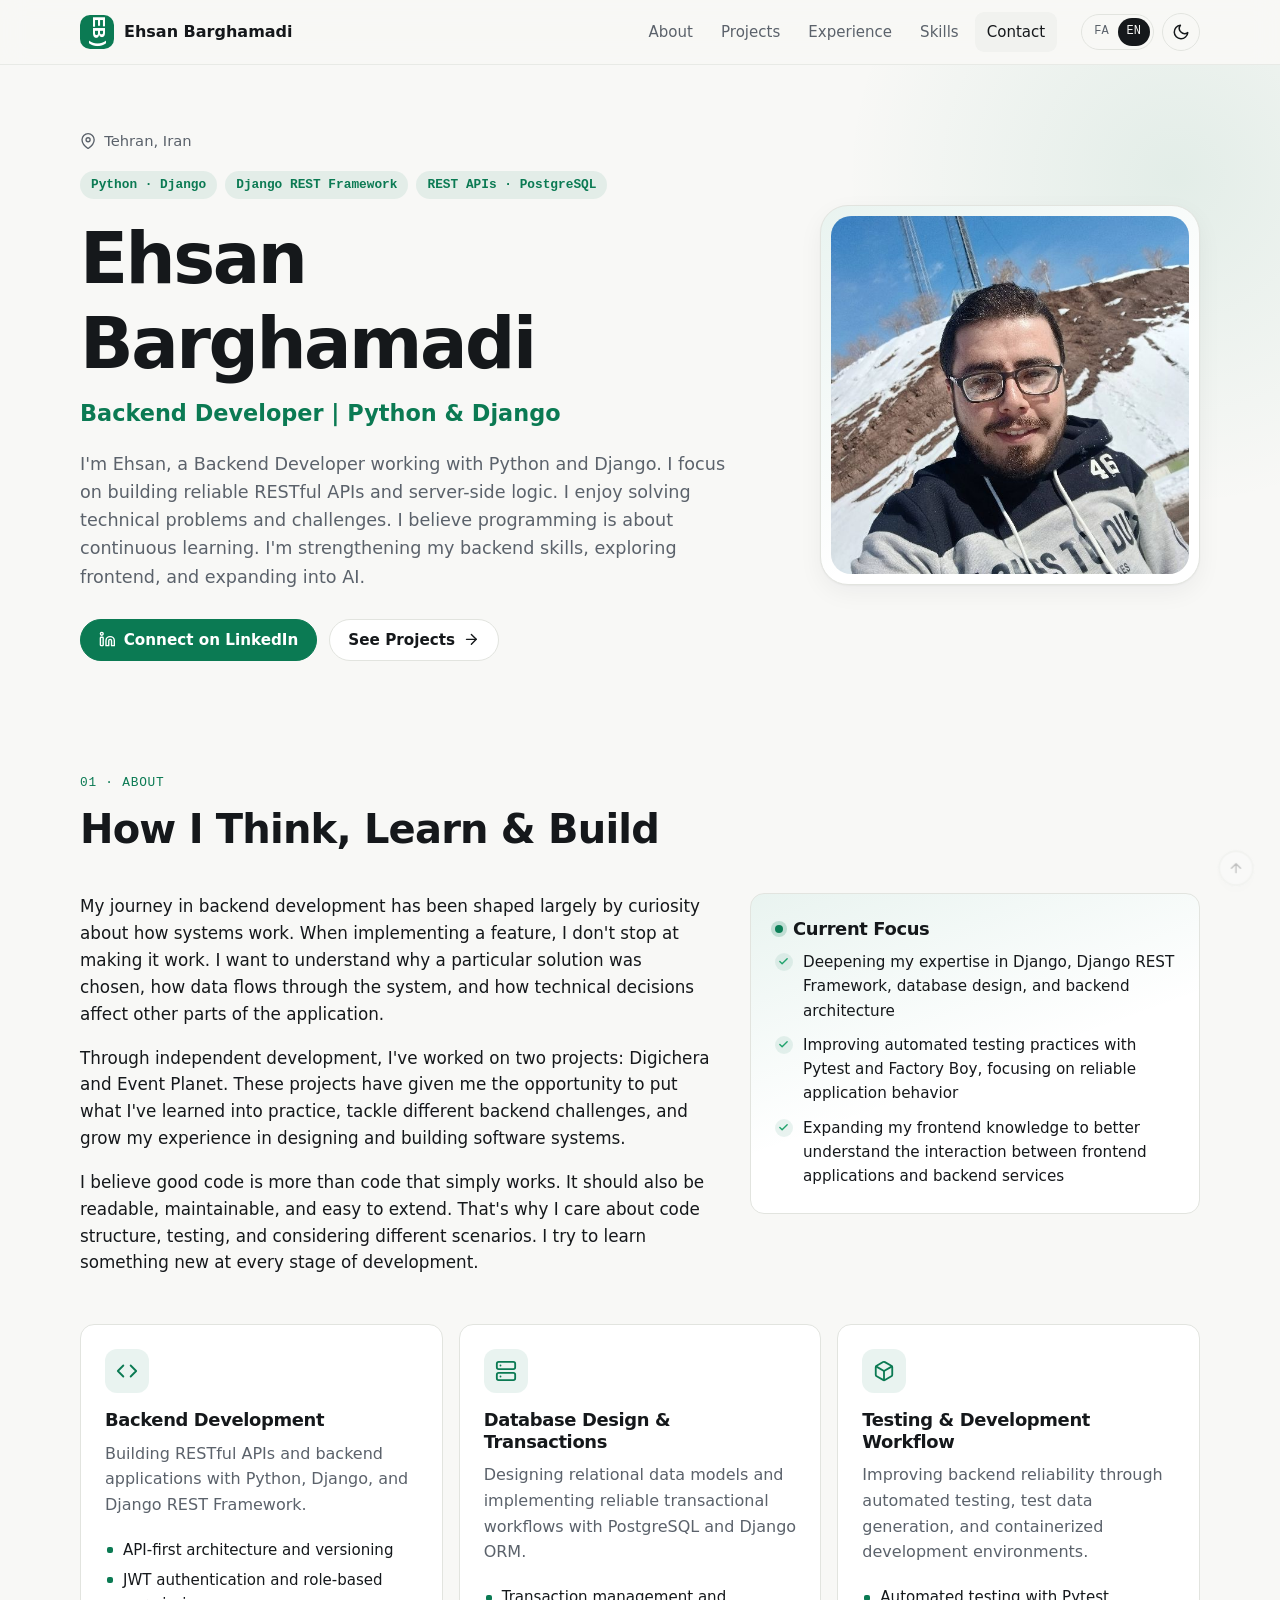
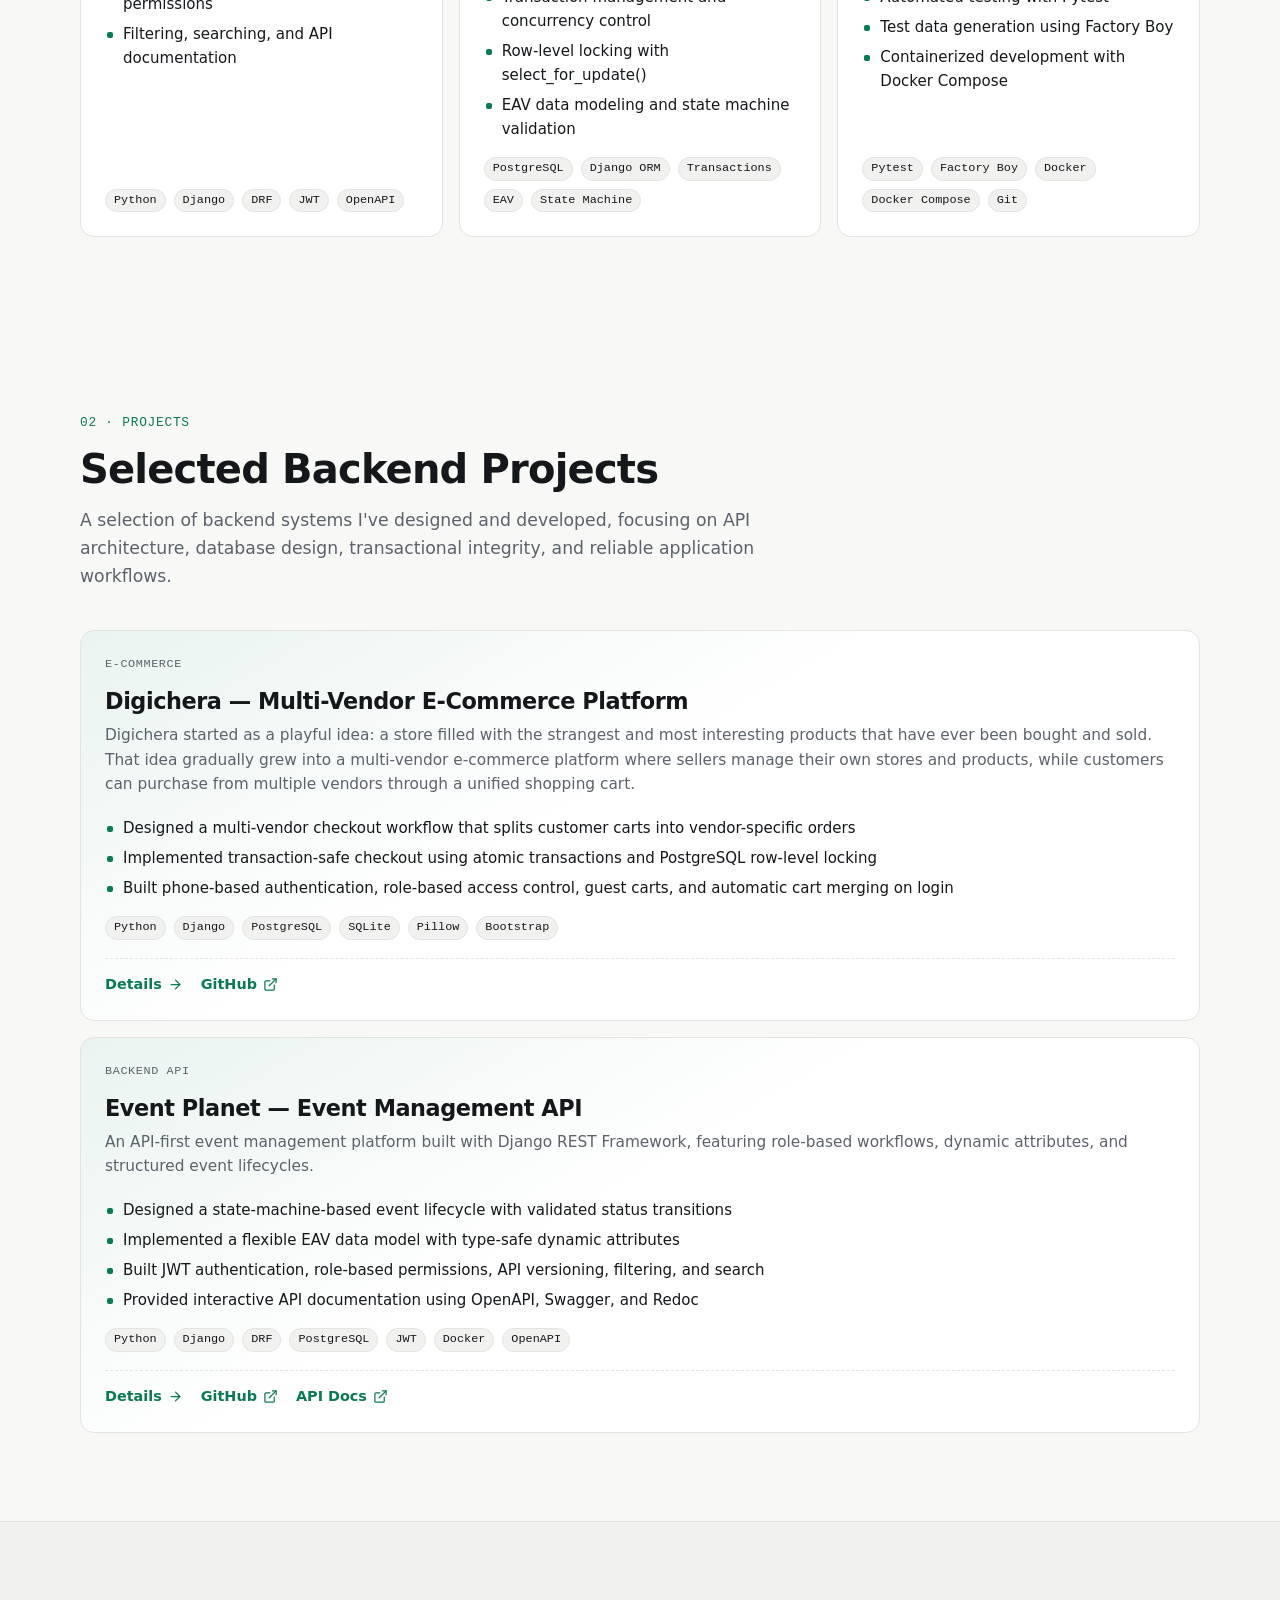
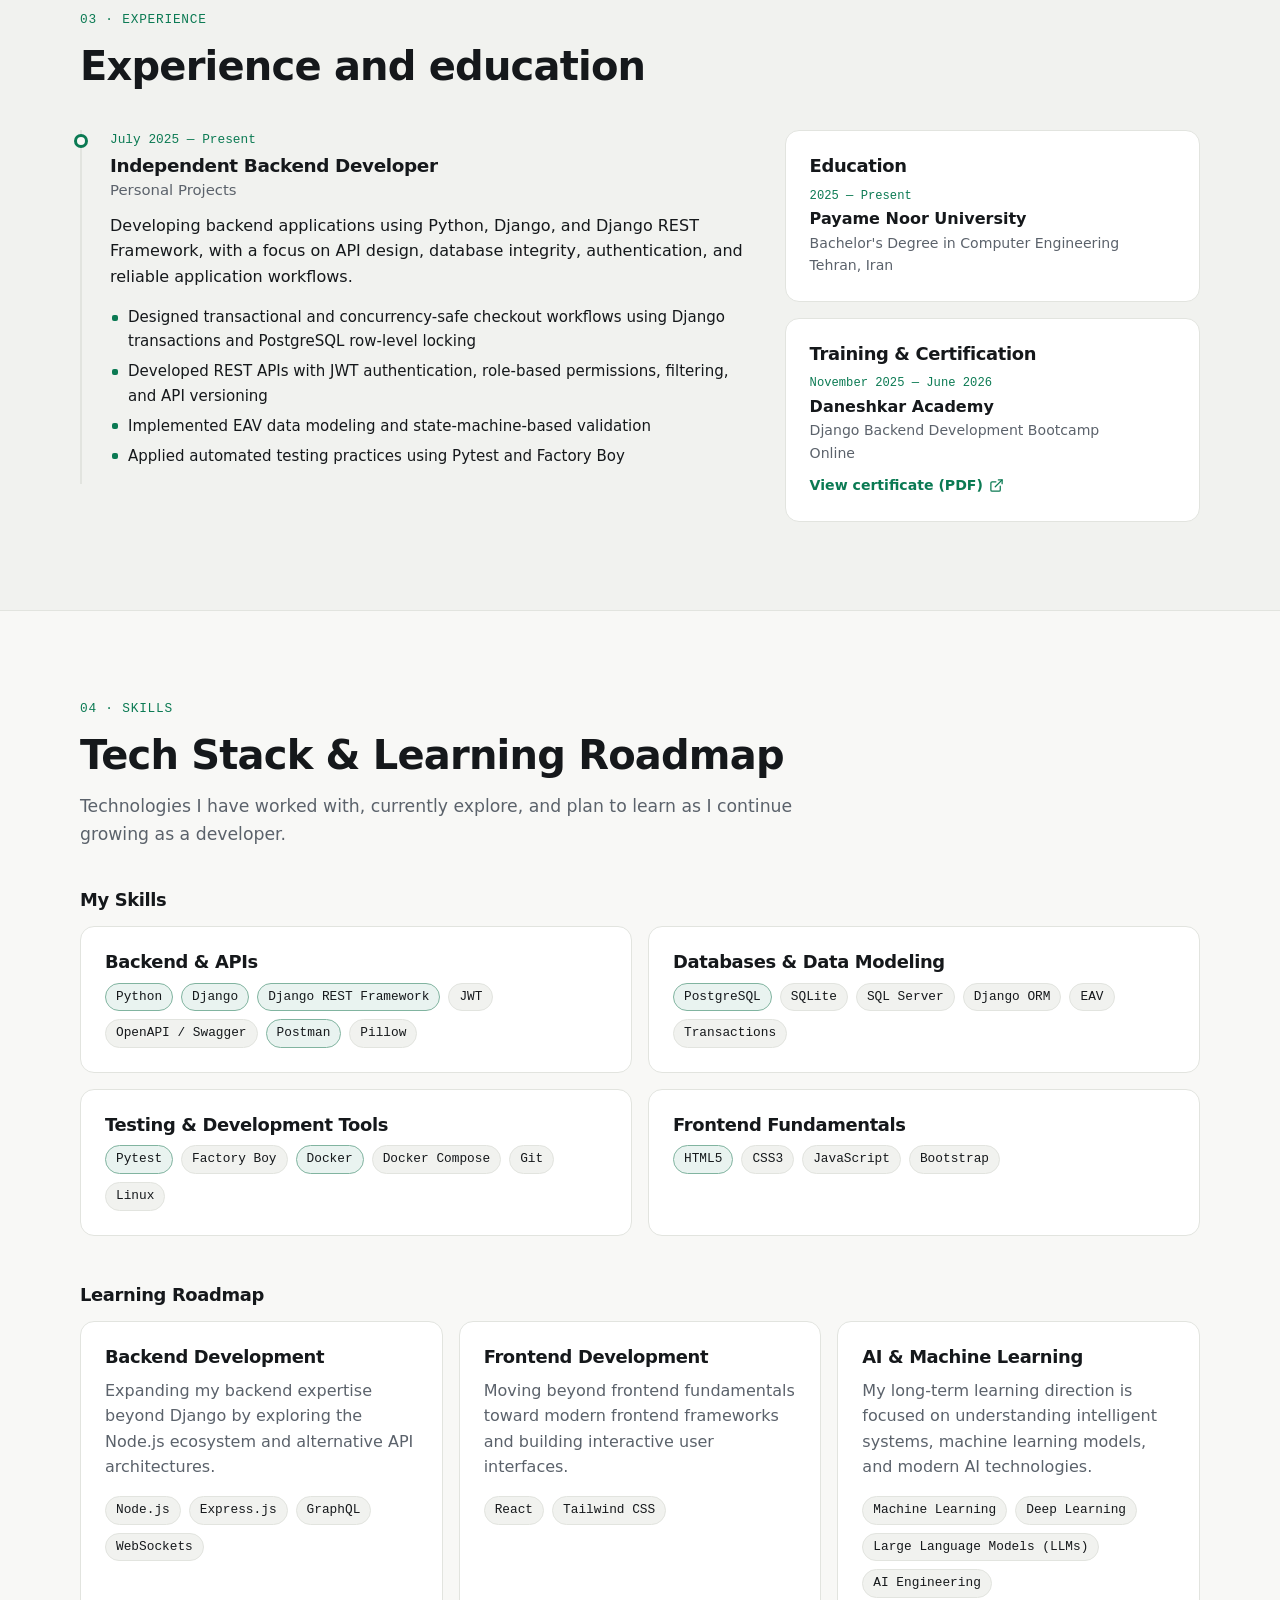
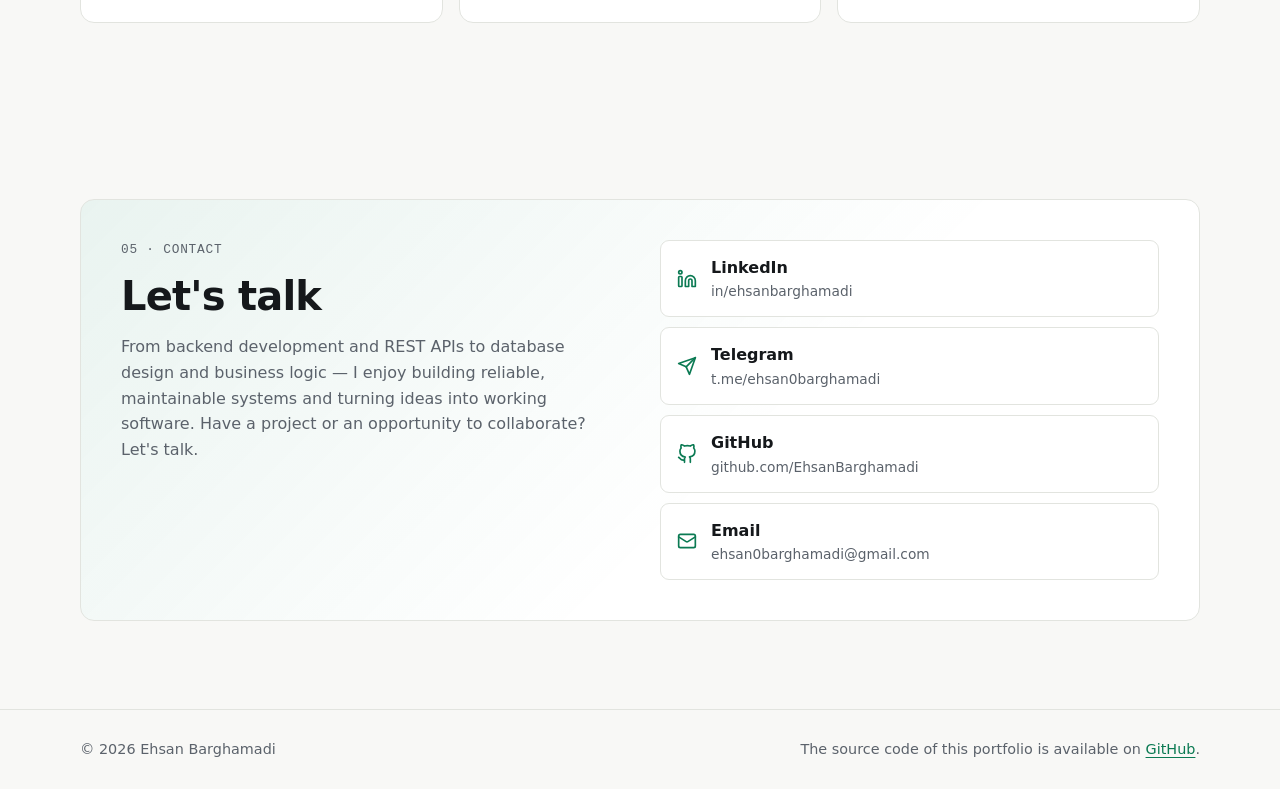
<file: index.html>
<!doctype html>
<html lang="en">
  <head>
    <meta charset="utf-8" />
    <meta name="viewport" content="width=device-width, initial-scale=1" />

    <title>Ehsan Barghamadi | Python/Django Backend Developer</title>
    <meta
      name="description"
      content="Ehsan Barghamadi — Python/Django backend developer specializing in REST APIs, PostgreSQL, and transactional backend systems. View my projects and resume."
    />
    <meta name="author" content="Ehsan Barghamadi" />
    <meta name="robots" content="index, follow, max-image-preview:large" />
    <link rel="canonical" href="https://ehsanbarghamadi.ir/" />
    <link
      rel="alternate"
      hreflang="en"
      href="https://ehsanbarghamadi.ir/"
    />
    <link
      rel="alternate"
      hreflang="fa"
      href="https://ehsanbarghamadi.ir/fa/"
    />
    <link
      rel="alternate"
      hreflang="x-default"
      href="https://ehsanbarghamadi.ir/"
    />

    <meta property="og:type" content="website" />
    <meta property="og:locale" content="en_US" />
    <meta property="og:locale:alternate" content="fa_IR" />
    <meta property="og:site_name" content="Ehsan Barghamadi" />
    <meta property="og:url" content="https://ehsanbarghamadi.ir/" />
    <meta
      property="og:title"
      content="Ehsan Barghamadi | Python/Django Backend Developer"
    />
    <meta
      property="og:description"
      content="Python/Django backend developer specializing in REST APIs, PostgreSQL, and transactional backend systems."
    />
    <meta
      property="og:image"
      content="https://ehsanbarghamadi.ir/static/img/og-image.jpg"
    />
    <meta property="og:image:width" content="1200" />
    <meta property="og:image:height" content="630" />
    <meta property="og:image:type" content="image/jpeg" />
    <meta property="og:image:alt" content="Ehsan Barghamadi — Python/Django backend developer" />

    <meta name="twitter:card" content="summary_large_image" />
    <meta
      name="twitter:title"
      content="Ehsan Barghamadi | Python/Django Backend Developer"
    />
    <meta
      name="twitter:description"
      content="Python/Django backend developer specializing in REST APIs, PostgreSQL, and transactional backend systems."
    />
    <meta
      name="twitter:image"
      content="https://ehsanbarghamadi.ir/static/img/og-image.jpg"
    />
    <meta name="twitter:image:alt" content="Ehsan Barghamadi — Python/Django backend developer" />

    <meta name="color-scheme" content="dark light" />
    <meta name="theme-color" content="#f8f8f6" media="(prefers-color-scheme: light)" />
    <meta name="theme-color" content="#0b0e11" media="(prefers-color-scheme: dark)" />
    <link rel="icon" href="/favicon.ico" sizes="any" />
    <link
      rel="icon"
      href="/static/img/favicon.png"
      type="image/png"
      sizes="48x48"
    />
    <link rel="apple-touch-icon" href="/static/img/apple-touch-icon.png" />

    <script>
      (function () {
        try {
          var theme = localStorage.getItem("theme");
          if (theme === "light" || theme === "dark")
            document.documentElement.dataset.theme = theme;
        } catch (e) {}
      })();
    </script>

    <link rel="stylesheet" href="/static/css/style.css" />

    <script type="application/ld+json">
      {
        "@context": "https://schema.org",
        "@graph": [
          {
            "@type": "WebSite",
            "@id": "https://ehsanbarghamadi.ir/#website",
            "url": "https://ehsanbarghamadi.ir/",
            "name": "Ehsan Barghamadi",
            "inLanguage": [
              "en",
              "fa"
            ],
            "publisher": {
              "@id": "https://ehsanbarghamadi.ir/#person"
            }
          },
          {
            "@type": "ProfilePage",
            "@id": "https://ehsanbarghamadi.ir/#webpage",
            "url": "https://ehsanbarghamadi.ir/",
            "name": "Ehsan Barghamadi | Python/Django Backend Developer",
            "inLanguage": "en",
            "isPartOf": {
              "@id": "https://ehsanbarghamadi.ir/#website"
            },
            "about": {
              "@id": "https://ehsanbarghamadi.ir/#person"
            },
            "mainEntity": {
              "@id": "https://ehsanbarghamadi.ir/#person"
            }
          },
          {
            "@type": "Person",
            "@id": "https://ehsanbarghamadi.ir/#person",
            "name": "Ehsan Barghamadi",
            "alternateName": "احسان برغمدی",
            "jobTitle": "Backend Developer (Python/Django)",
            "description": "Python/Django backend developer specializing in REST APIs, PostgreSQL, and transactional backend systems.",
            "image": "https://ehsanbarghamadi.ir/static/img/Ehsan-Barghamadi.jpg",
            "email": "ehsan0barghamadi@gmail.com",
            "url": "https://ehsanbarghamadi.ir/",
            "address": {
              "@type": "PostalAddress",
              "addressLocality": "Tehran",
              "addressCountry": "IR"
            },
            "knowsAbout": [
              "Python",
              "Django",
              "Django REST Framework",
              "REST APIs",
              "PostgreSQL",
              "Docker",
              "Pytest"
            ],
            "sameAs": [
              "https://www.linkedin.com/in/ehsanbarghamadi",
              "https://github.com/EhsanBarghamadi",
              "https://t.me/ehsan0barghamadi"
            ]
          }
        ]
      }
    </script>
  </head>

  <body>
    <svg
      xmlns="http://www.w3.org/2000/svg"
      style="display: none"
      aria-hidden="true"
    >
      <defs>
        <symbol id="i-linkedin" viewBox="0 0 24 24">
          <path
            d="M16 8a6 6 0 0 1 6 6v7h-4v-7a2 2 0 0 0-4 0v7h-4v-7a6 6 0 0 1 6-6z"
          />
          <rect x="2" y="9" width="4" height="12" rx="1" />
          <circle cx="4" cy="4" r="2" />
        </symbol>
        <symbol id="i-telegram" viewBox="0 0 24 24">
          <path d="M22 2 11 13" />
          <path d="M22 2 15 22l-4-9-9-4 20-7z" />
        </symbol>
        <symbol id="i-github" viewBox="0 0 24 24">
          <path
            d="M9 19c-5 1.5-5-2.5-7-3m14 6v-3.87a3.37 3.37 0 0 0-.94-2.61c3.14-.35 6.44-1.54 6.44-7A5.44 5.44 0 0 0 20 4.77 5.07 5.07 0 0 0 19.91 1S18.73.65 16 2.48a13.38 13.38 0 0 0-7 0C6.27.65 5.09 1 5.09 1A5.07 5.07 0 0 0 5 4.77a5.44 5.44 0 0 0-1.5 3.78c0 5.42 3.3 6.61 6.44 7A3.37 3.37 0 0 0 9 18.13V22"
          />
        </symbol>
        <symbol id="i-mail" viewBox="0 0 24 24">
          <rect x="2" y="4" width="20" height="16" rx="2" />
          <path d="m22 7-8.97 5.7a1.94 1.94 0 0 1-2.06 0L2 7" />
        </symbol>
        <symbol id="i-phone" viewBox="0 0 24 24">
          <path
            d="M22 16.92v3a2 2 0 0 1-2.18 2 19.79 19.79 0 0 1-8.63-3.07 19.5 19.5 0 0 1-6-6 19.79 19.79 0 0 1-3.07-8.67A2 2 0 0 1 4.11 2h3a2 2 0 0 1 2 1.72 12.84 12.84 0 0 0 .7 2.81 2 2 0 0 1-.45 2.11L8.09 9.91a16 16 0 0 0 6 6l1.27-1.27a2 2 0 0 1 2.11-.45 12.84 12.84 0 0 0 2.81.7A2 2 0 0 1 22 16.92z"
          />
        </symbol>
        <symbol id="i-link" viewBox="0 0 24 24">
          <path
            d="M10 13a5 5 0 0 0 7.54.54l3-3a5 5 0 0 0-7.07-7.07l-1.72 1.71"
          />
          <path
            d="M14 11a5 5 0 0 0-7.54-.54l-3 3a5 5 0 0 0 7.07 7.07l1.71-1.71"
          />
        </symbol>
        <symbol id="i-external" viewBox="0 0 24 24">
          <path d="M18 13v6a2 2 0 0 1-2 2H5a2 2 0 0 1-2-2V8a2 2 0 0 1 2-2h6" />
          <path d="M15 3h6v6" />
          <path d="M10 14 21 3" />
        </symbol>
        <symbol id="i-arrow-right" viewBox="0 0 24 24">
          <path d="M5 12h14" />
          <path d="m12 5 7 7-7 7" />
        </symbol>
        <symbol id="i-arrow-left" viewBox="0 0 24 24">
          <path d="M19 12H5" />
          <path d="m12 19-7-7 7-7" />
        </symbol>
        <symbol id="i-map-pin" viewBox="0 0 24 24">
          <path d="M21 10c0 7-9 13-9 13s-9-6-9-13a9 9 0 0 1 18 0z" />
          <circle cx="12" cy="10" r="3" />
        </symbol>
        <symbol id="i-sun" viewBox="0 0 24 24">
          <circle cx="12" cy="12" r="5" />
          <path
            d="M12 1v2M12 21v2M4.22 4.22l1.42 1.42M18.36 18.36l1.42 1.42M1 12h2M21 12h2M4.22 19.78l1.42-1.42M18.36 5.64l1.42-1.42"
          />
        </symbol>
        <symbol id="i-moon" viewBox="0 0 24 24">
          <path d="M21 12.79A9 9 0 1 1 11.21 3 7 7 0 0 0 21 12.79z" />
        </symbol>
        <symbol id="i-menu" viewBox="0 0 24 24">
          <path d="M3 6h18M3 12h18M3 18h18" />
        </symbol>
        <symbol id="i-close" viewBox="0 0 24 24">
          <path d="M18 6 6 18M6 6l12 12" />
        </symbol>
        <symbol id="i-code" viewBox="0 0 24 24">
          <path d="m16 18 6-6-6-6" />
          <path d="m8 6-6 6 6 6" />
        </symbol>
        <symbol id="i-server" viewBox="0 0 24 24">
          <rect x="2" y="2" width="20" height="8" rx="2" />
          <rect x="2" y="14" width="20" height="8" rx="2" />
          <path d="M6 6h.01M6 18h.01" />
        </symbol>
        <symbol id="i-layers" viewBox="0 0 24 24">
          <path d="M12 2 2 7l10 5 10-5-10-5z" />
          <path d="m2 17 10 5 10-5" />
          <path d="m2 12 10 5 10-5" />
        </symbol>
        <symbol id="i-database" viewBox="0 0 24 24">
          <ellipse cx="12" cy="5" rx="9" ry="3" />
          <path d="M21 12c0 1.66-4 3-9 3s-9-1.34-9-3" />
          <path d="M3 5v14c0 1.66 4 3 9 3s9-1.34 9-3V5" />
        </symbol>
        <symbol id="i-activity" viewBox="0 0 24 24">
          <path d="M22 12h-4l-3 9L9 3l-3 9H2" />
        </symbol>
        <symbol id="i-cpu" viewBox="0 0 24 24">
          <rect x="4" y="4" width="16" height="16" rx="2" />
          <rect x="9" y="9" width="6" height="6" />
          <path d="M9 1v3M15 1v3M9 20v3M15 20v3M20 9h3M20 14h3M1 9h3M1 14h3" />
        </symbol>
        <symbol id="i-play" viewBox="0 0 24 24">
          <circle cx="12" cy="12" r="10" />
          <path d="m10 8 6 4-6 4V8z" />
        </symbol>
        <symbol id="i-shield" viewBox="0 0 24 24">
          <path d="M12 22s8-4 8-10V5l-8-3-8 3v7c0 6 8 10 8 10z" />
        </symbol>
        <symbol id="i-globe" viewBox="0 0 24 24">
          <circle cx="12" cy="12" r="10" />
          <path d="M2 12h20" />
          <path
            d="M12 2a15.3 15.3 0 0 1 4 10 15.3 15.3 0 0 1-4 10 15.3 15.3 0 0 1-4-10 15.3 15.3 0 0 1 4-10z"
          />
        </symbol>
        <symbol id="i-git" viewBox="0 0 24 24">
          <circle cx="18" cy="18" r="3" />
          <circle cx="6" cy="6" r="3" />
          <path d="M13 6h3a2 2 0 0 1 2 2v7" />
          <path d="M6 9v12" />
        </symbol>
        <symbol id="i-terminal" viewBox="0 0 24 24">
          <path d="m4 17 6-6-6-6" />
          <path d="M12 19h8" />
        </symbol>
        <symbol id="i-box" viewBox="0 0 24 24">
          <path
            d="M21 16V8a2 2 0 0 0-1-1.73l-7-4a2 2 0 0 0-2 0l-7 4A2 2 0 0 0 3 8v8a2 2 0 0 0 1 1.73l7 4a2 2 0 0 0 2 0l7-4A2 2 0 0 0 21 16z"
          />
          <path d="M3.27 6.96 12 12.01l8.73-5.05" />
          <path d="M12 22.08V12" />
        </symbol>
        <symbol id="i-download" viewBox="0 0 24 24">
          <path d="M21 15v4a2 2 0 0 1-2 2H5a2 2 0 0 1-2-2v-4" />
          <path d="m7 10 5 5 5-5" />
          <path d="M12 15V3" />
        </symbol>
        <symbol id="i-check" viewBox="0 0 24 24">
          <path d="M20 6 9 17l-5-5" />
        </symbol>
      </defs>
    </svg>

    <a class="skip-link" href="#main">Skip to content</a>

    <header class="site-header" id="top">
      <div class="container site-header__inner">
        <a class="brand" href="/" aria-label="Ehsan Barghamadi — Home">
          <span class="brand__mark" aria-hidden="true"><span>EB)</span></span>
          <span class="brand__name">Ehsan Barghamadi</span>
        </a>

        <nav class="site-nav" id="site-nav" aria-label="Main navigation">
          <a href="/#about">About</a>
          <a href="/#projects">Projects</a>
          <a href="/#experience">Experience</a>
          <a href="/#skills">Skills</a>
          <a href="/#contact">Contact</a>
        </nav>

        <div class="site-header__tools">
          <div class="lang-switch" role="group" aria-label="Language">
            <a href="/fa/" hreflang="fa" lang="fa">FA</a>

            <a href="/" hreflang="en" lang="en" aria-current="page"
              >EN</a
            >
          </div>
          <button
            class="icon-button"
            type="button"
            data-theme-toggle
            aria-label="Switch theme"
          >
            <svg class="icon icon--sun"><use href="#i-sun"></use></svg>
            <svg class="icon icon--moon"><use href="#i-moon"></use></svg>
          </button>
          <button
            class="icon-button nav-toggle"
            type="button"
            data-nav-toggle
            aria-controls="site-nav"
            aria-expanded="false"
            aria-label="Menu"
          >
            <svg class="icon icon--menu"><use href="#i-menu"></use></svg>
            <svg class="icon icon--close"><use href="#i-close"></use></svg>
          </button>
        </div>
      </div>
    </header>

    <main id="main">
      <section class="hero">
        <div class="container hero__grid">
          <div class="hero__text">
            <p class="hero__status">
              <svg class="icon">
                <use href="#i-map-pin"></use>
              </svg>
              Tehran, Iran
            </p>

            <ul class="tags tags--hero" aria-label="Specialisation">
              <li>Python · Django</li>
              <li>Django REST Framework</li>
              <li>REST APIs · PostgreSQL</li>
            </ul>

            <h1 class="hero__name">Ehsan Barghamadi</h1>

            <p class="hero__role">Backend Developer | Python &amp; Django</p>

            <p class="hero__summary">
              I'm Ehsan, a Backend Developer working with Python and Django. I
              focus on building reliable RESTful APIs and server-side logic. I
              enjoy solving technical problems and challenges. I believe
              programming is about continuous learning. I'm strengthening my
              backend skills, exploring frontend, and expanding into AI.
            </p>

            <div class="hero__actions">
              <a
                class="button button--primary"
                href="https://www.linkedin.com/in/ehsanbarghamadi/"
                rel="noopener noreferrer"
                target="_blank"
              >
                <svg class="icon">
                  <use href="#i-linkedin"></use>
                </svg>
                Connect on LinkedIn
              </a>

              <a class="button" href="#projects">
                See Projects
                <svg class="icon">
                  <use href="#i-arrow-right"></use>
                </svg>
              </a>
            </div>
          </div>

          <div class="hero__photo">
            <img
              src="/static/img/Ehsan-Barghamadi.jpg"
              width="800"
              height="800"
              fetchpriority="high"
              decoding="async"
              alt="Ehsan Barghamadi"
            />
          </div>
        </div>
      </section>

      <section class="section" id="about">
        <div class="container">
          <header class="section__head">
            <p class="eyebrow">01 · About</p>
            <h2>How I Think, Learn &amp; Build</h2>
          </header>

          <div class="about">
            <div class="about__bio prose">
              <p>
                My journey in backend development has been shaped largely by
                curiosity about how systems work. When implementing a feature, I
                don't stop at making it work. I want to understand why a
                particular solution was chosen, how data flows through the
                system, and how technical decisions affect other parts of the
                application.
              </p>

              <p>
                Through independent development, I've worked on two projects:
                Digichera and Event Planet. These projects have given me the
                opportunity to put what I've learned into practice, tackle
                different backend challenges, and grow my experience in
                designing and building software systems.
              </p>

              <p>
                I believe good code is more than code that simply works. It
                should also be readable, maintainable, and easy to extend.
                That's why I care about code structure, testing, and considering
                different scenarios. I try to learn something new at every stage
                of development.
              </p>
            </div>

            <aside class="card now">
              <h3 class="card__title">
                <span class="dot dot--live" aria-hidden="true"></span>
                Current Focus
              </h3>

              <ul class="checklist">
                <li>
                  Deepening my expertise in Django, Django REST Framework,
                  database design, and backend architecture
                </li>

                <li>
                  Improving automated testing practices with Pytest and Factory
                  Boy, focusing on reliable application behavior
                </li>

                <li>
                  Expanding my frontend knowledge to better understand the
                  interaction between frontend applications and backend services
                </li>
              </ul>
            </aside>
          </div>

          <div class="grid grid--3 focus">
            <article class="card area">
              <div class="area__icon" aria-hidden="true">
                <svg class="icon"><use href="#i-code"></use></svg>
              </div>
              <h3 class="card__title">Backend Development</h3>
              <p>
                Building RESTful APIs and backend applications with Python,
                Django, and Django REST Framework.
              </p>
              <ul class="bullets">
                <li>API-first architecture and versioning</li>
                <li>JWT authentication and role-based permissions</li>
                <li>Filtering, searching, and API documentation</li>
              </ul>
              <ul class="tags tags--small">
                <li>Python</li>
                <li>Django</li>
                <li>DRF</li>
                <li>JWT</li>
                <li>OpenAPI</li>
              </ul>
            </article>

            <article class="card area">
              <div class="area__icon" aria-hidden="true">
                <svg class="icon"><use href="#i-server"></use></svg>
              </div>
              <h3 class="card__title">Database Design &amp; Transactions</h3>
              <p>
                Designing relational data models and implementing reliable
                transactional workflows with PostgreSQL and Django ORM.
              </p>
              <ul class="bullets">
                <li>Transaction management and concurrency control</li>
                <li>Row-level locking with select_for_update()</li>
                <li>EAV data modeling and state machine validation</li>
              </ul>
              <ul class="tags tags--small">
                <li>PostgreSQL</li>
                <li>Django ORM</li>
                <li>Transactions</li>
                <li>EAV</li>
                <li>State Machine</li>
              </ul>
            </article>

            <article class="card area">
              <div class="area__icon" aria-hidden="true">
                <svg class="icon"><use href="#i-box"></use></svg>
              </div>
              <h3 class="card__title">Testing &amp; Development Workflow</h3>
              <p>
                Improving backend reliability through automated testing, test
                data generation, and containerized development environments.
              </p>
              <ul class="bullets">
                <li>Automated testing with Pytest</li>
                <li>Test data generation using Factory Boy</li>
                <li>Containerized development with Docker Compose</li>
              </ul>
              <ul class="tags tags--small">
                <li>Pytest</li>
                <li>Factory Boy</li>
                <li>Docker</li>
                <li>Docker Compose</li>
                <li>Git</li>
              </ul>
            </article>
          </div>
        </div>
      </section>

      <section class="section" id="projects">
        <div class="container">
          <header class="section__head">
            <p class="eyebrow">02 · Projects</p>
            <h2>Selected Backend Projects</h2>
            <p class="section__lead">
              A selection of backend systems I've designed and developed,
              focusing on API architecture, database design, transactional
              integrity, and reliable application workflows.
            </p>
          </header>

          <div class="grid grid--2 projects" data-projects>
            <!-- Digichera -->
            <article class="card project project--featured">
              <div class="project__top">
                <span class="project__category"> E-Commerce </span>
              </div>

              <h3 class="project__title">
                <a href="/projects/digichera/">
                  Digichera — Multi-Vendor E-Commerce Platform
                </a>
              </h3>

              <p class="project__summary">
                Digichera started as a playful idea: a store filled with the
                strangest and most interesting products that have ever been
                bought and sold. That idea gradually grew into a multi-vendor
                e-commerce platform where sellers manage their own stores and
                products, while customers can purchase from multiple vendors
                through a unified shopping cart.
              </p>

              <ul class="bullets">
                <li>
                  Designed a multi-vendor checkout workflow that splits customer
                  carts into vendor-specific orders
                </li>
                <li>
                  Implemented transaction-safe checkout using atomic
                  transactions and PostgreSQL row-level locking
                </li>
                <li>
                  Built phone-based authentication, role-based access control,
                  guest carts, and automatic cart merging on login
                </li>
              </ul>

              <ul class="tags tags--small">
                <li>Python</li>
                <li>Django</li>
                <li>PostgreSQL</li>
                <li>SQLite</li>
                <li>Pillow</li>
                <li>Bootstrap</li>
              </ul>

              <div class="project__links">
                <a href="/projects/digichera/">
                  Details
                  <svg class="icon" aria-hidden="true">
                    <use href="#i-arrow-right"></use>
                  </svg>
                </a>

                <a
                  href="https://github.com/EhsanBarghamadi/digichera"
                  target="_blank"
                  rel="noopener"
                >
                  GitHub
                  <svg class="icon">
                    <use href="#i-external"></use>
                  </svg>
                </a>
              </div>
            </article>

            <!-- Event Planet -->
            <article class="card project project--featured">
              <div class="project__top">
                <span class="project__category"> Backend API </span>
              </div>

              <h3 class="project__title">
                <a href="/projects/event-planet/">
                  Event Planet — Event Management API
                </a>
              </h3>

              <p class="project__summary">
                An API-first event management platform built with Django REST
                Framework, featuring role-based workflows, dynamic attributes,
                and structured event lifecycles.
              </p>

              <ul class="bullets">
                <li>
                  Designed a state-machine-based event lifecycle with validated
                  status transitions
                </li>
                <li>
                  Implemented a flexible EAV data model with type-safe dynamic
                  attributes
                </li>
                <li>
                  Built JWT authentication, role-based permissions, API
                  versioning, filtering, and search
                </li>
                <li>
                  Provided interactive API documentation using OpenAPI, Swagger,
                  and Redoc
                </li>
              </ul>

              <ul class="tags tags--small">
                <li>Python</li>
                <li>Django</li>
                <li>DRF</li>
                <li>PostgreSQL</li>
                <li>JWT</li>
                <li>Docker</li>
                <li>OpenAPI</li>
              </ul>
              <div class="project__links">
                <a href="/projects/event-planet/">
                  Details
                  <svg class="icon" aria-hidden="true">
                    <use href="#i-arrow-right"></use>
                  </svg>
                </a>

                <a
                  href="https://github.com/EhsanBarghamadi/event-planet"
                  target="_blank"
                  rel="noopener"
                >
                  GitHub
                  <svg class="icon">
                    <use href="#i-external"></use>
                  </svg>
                </a>

                <a
                  href="https://documenter.getpostman.com/view/56734062/2sBY4Qsf5R"
                  target="_blank"
                  rel="noopener"
                >
                  API Docs
                  <svg class="icon">
                    <use href="#i-external"></use>
                  </svg>
                </a>
              </div>
            </article>
          </div>
        </div>
      </section>

      <section class="section section--band" id="experience">
        <div class="container">
          <header class="section__head">
            <p class="eyebrow">03 · Experience</p>
            <h2>Experience and education</h2>
          </header>

          <div class="resume">
            <ol class="timeline">
              <li class="timeline__item">
                <p class="timeline__period">July 2025 — Present</p>

                <h3 class="timeline__title">Independent Backend Developer</h3>

                <p class="timeline__meta">Personal Projects</p>

                <p>
                  Developing backend applications using Python, Django, and
                  Django REST Framework, with a focus on API design, database
                  integrity, authentication, and reliable application workflows.
                </p>

                <ul class="bullets">
                  <li>
                    Designed transactional and concurrency-safe checkout
                    workflows using Django transactions and PostgreSQL row-level
                    locking
                  </li>
                  <li>
                    Developed REST APIs with JWT authentication, role-based
                    permissions, filtering, and API versioning
                  </li>
                  <li>
                    Implemented EAV data modeling and state-machine-based
                    validation
                  </li>
                  <li>
                    Applied automated testing practices using Pytest and Factory
                    Boy
                  </li>
                </ul>
              </li>
            </ol>

            <div class="resume__side">
              <div class="card">
                <h3 class="card__title">Education</h3>

                <div class="entry">
                  <p class="entry__period">2025 — Present</p>
                  <p class="entry__title">Payame Noor University</p>
                  <p class="entry__meta">
                    Bachelor's Degree in Computer Engineering
                  </p>
                  <p class="entry__meta">Tehran, Iran</p>
                </div>
              </div>

              <div class="card">
                <h3 class="card__title">Training &amp; Certification</h3>

                <div class="entry">
                  <p class="entry__period">November 2025 — June 2026</p>
                  <p class="entry__title">Daneshkar Academy</p>
                  <p class="entry__meta">Django Backend Development Bootcamp</p>
                  <p class="entry__meta">Online</p>
                  <p class="entry__link">
                    <a
                      href="https://daneshkar.net/certificate/blB50Jvx9AVY/vKwjqLwR50ke"
                      target="_blank"
                      rel="noopener"
                    >
                      View certificate (PDF)
                      <svg class="icon" aria-hidden="true">
                        <use href="#i-external"></use>
                      </svg>
                    </a>
                  </p>
                </div>
              </div>
            </div>
          </div>
        </div>
      </section>

      <section class="section" id="skills">
        <div class="container">
          <header class="section__head">
            <p class="eyebrow">04 · Skills</p>
            <h2>Tech Stack &amp; Learning Roadmap</h2>
            <p class="section__lead">
              Technologies I have worked with, currently explore, and plan to
              learn as I continue growing as a developer.
            </p>
          </header>

          <!-- Hands-on Experience -->
          <h3 class="card__title subhead">My Skills</h3>

          <div class="grid grid--2">
            <div class="card">
              <h3 class="card__title">Backend &amp; APIs</h3>
              <ul class="tags">
                <li class="is-key">Python</li>
                <li class="is-key">Django</li>
                <li class="is-key">Django REST Framework</li>
                <li>JWT</li>
                <li>OpenAPI / Swagger</li>
                <li class="is-key">Postman</li>
                <li>Pillow</li>
              </ul>
            </div>

            <div class="card">
              <h3 class="card__title">Databases &amp; Data Modeling</h3>
              <ul class="tags">
                <li class="is-key">PostgreSQL</li>
                <li>SQLite</li>
                <li>SQL Server</li>
                <li>Django ORM</li>
                <li>EAV</li>
                <li>Transactions</li>
              </ul>
            </div>

            <div class="card">
              <h3 class="card__title">Testing &amp; Development Tools</h3>
              <ul class="tags">
                <li class="is-key">Pytest</li>
                <li>Factory Boy</li>
                <li class="is-key">Docker</li>
                <li>Docker Compose</li>
                <li>Git</li>
                <li>Linux</li>
              </ul>
            </div>
            <div class="card">
              <h3 class="card__title">Frontend Fundamentals</h3>
              <ul class="tags">
                <li class="is-key">HTML5</li>
                <li>CSS3</li>
                <li>JavaScript</li>
                <li>Bootstrap</li>
              </ul>
            </div>
          </div>

          <!-- Learning Roadmap -->
          <h3 class="card__title subhead">Learning Roadmap</h3>

          <div class="grid grid--3">
            <!-- Backend Development -->
            <div class="card">
              <h3 class="card__title">Backend Development</h3>

              <p>
                Expanding my backend expertise beyond Django by exploring the
                Node.js ecosystem and alternative API architectures.
              </p>

              <ul class="tags">
                <li>Node.js</li>
                <li>Express.js</li>
                <li>GraphQL</li>
                <li>WebSockets</li>
              </ul>
            </div>

            <!-- Frontend Development -->
            <div class="card">
              <h3 class="card__title">Frontend Development</h3>

              <p>
                Moving beyond frontend fundamentals toward modern frontend
                frameworks and building interactive user interfaces.
              </p>

              <ul class="tags">
                <li>React</li>
                <li>Tailwind CSS</li>
              </ul>
            </div>

            <!-- AI & Machine Learning -->
            <div class="card">
              <h3 class="card__title">AI &amp; Machine Learning</h3>

              <p>
                My long-term learning direction is focused on understanding
                intelligent systems, machine learning models, and modern AI
                technologies.
              </p>

              <ul class="tags">
                <li>Machine Learning</li>
                <li>Deep Learning</li>
                <li>Large Language Models (LLMs)</li>
                <li>AI Engineering</li>
              </ul>
            </div>
          </div>
        </div>
      </section>

      <section class="section" id="contact">
        <div class="container">
          <div class="contact card">
            <div class="contact__text">
              <p class="eyebrow">05 · Contact</p>
              <h2>Let's talk</h2>
              <p>
                From backend development and REST APIs to database design and
                business logic — I enjoy building reliable, maintainable systems
                and turning ideas into working software. Have a project or an
                opportunity to collaborate? Let's talk.
              </p>
            </div>
            <ul class="contact__list">
              <li>
                <a
                  class="contact__item"
                  href="https://www.linkedin.com/in/ehsanbarghamadi/"
                  rel="noopener"
                  target="_blank"
                >
                  <svg class="icon"><use href="#i-linkedin"></use></svg>
                  <span
                    ><strong>LinkedIn</strong
                    ><small>in/ehsanbarghamadi</small></span
                  >
                </a>
              </li>

              <li>
                <a
                  class="contact__item"
                  href="https://t.me/ehsan0barghamadi"
                  rel="noopener"
                  target="_blank"
                >
                  <svg class="icon"><use href="#i-telegram"></use></svg>
                  <span
                    ><strong>Telegram</strong
                    ><small>t.me/ehsan0barghamadi</small></span
                  >
                </a>
              </li>

              <li>
                <a
                  class="contact__item"
                  href="https://github.com/EhsanBarghamadi"
                  rel="noopener"
                  target="_blank"
                >
                  <svg class="icon"><use href="#i-github"></use></svg>
                  <span
                    ><strong>GitHub</strong
                    ><small>github.com/EhsanBarghamadi</small></span
                  >
                </a>
              </li>

              <li>
                <a
                  class="contact__item"
                  href="mailto:ehsan0barghamadi@gmail.com"
                >
                  <svg class="icon"><use href="#i-mail"></use></svg>
                  <span
                    ><strong>Email</strong
                    ><small>ehsan0barghamadi@gmail.com</small></span
                  >
                </a>
              </li>
            </ul>
          </div>
        </div>
      </section>
    </main>

    <footer class="site-footer">
      <div class="container site-footer__inner">
        <p>&copy; 2026 Ehsan Barghamadi</p>
        <p class="site-footer__note">
          The source code of this portfolio is available on
          <a
            href="https://github.com/EhsanBarghamadi/ehsanbarghamadi.github.io"
            rel="noopener"
            target="_blank"
            >GitHub</a
          >.
        </p>
      </div>
    </footer>

    <button
      class="to-top"
      type="button"
      data-to-top
      aria-label="Back to top"
      title="Back to top"
    >
      <svg
        class="to-top__ring"
        viewBox="0 0 48 48"
        aria-hidden="true"
        focusable="false"
      >
        <circle class="to-top__track" cx="24" cy="24" r="22"></circle>
        <circle class="to-top__progress" cx="24" cy="24" r="22"></circle>
      </svg>
      <svg
        class="icon to-top__arrow"
        viewBox="0 0 24 24"
        aria-hidden="true"
        focusable="false"
      >
        <path d="M12 19V5M5 12l7-7 7 7" />
      </svg>
    </button>

    <script src="/static/js/script.js" defer></script>
  </body>
</html>
</file>
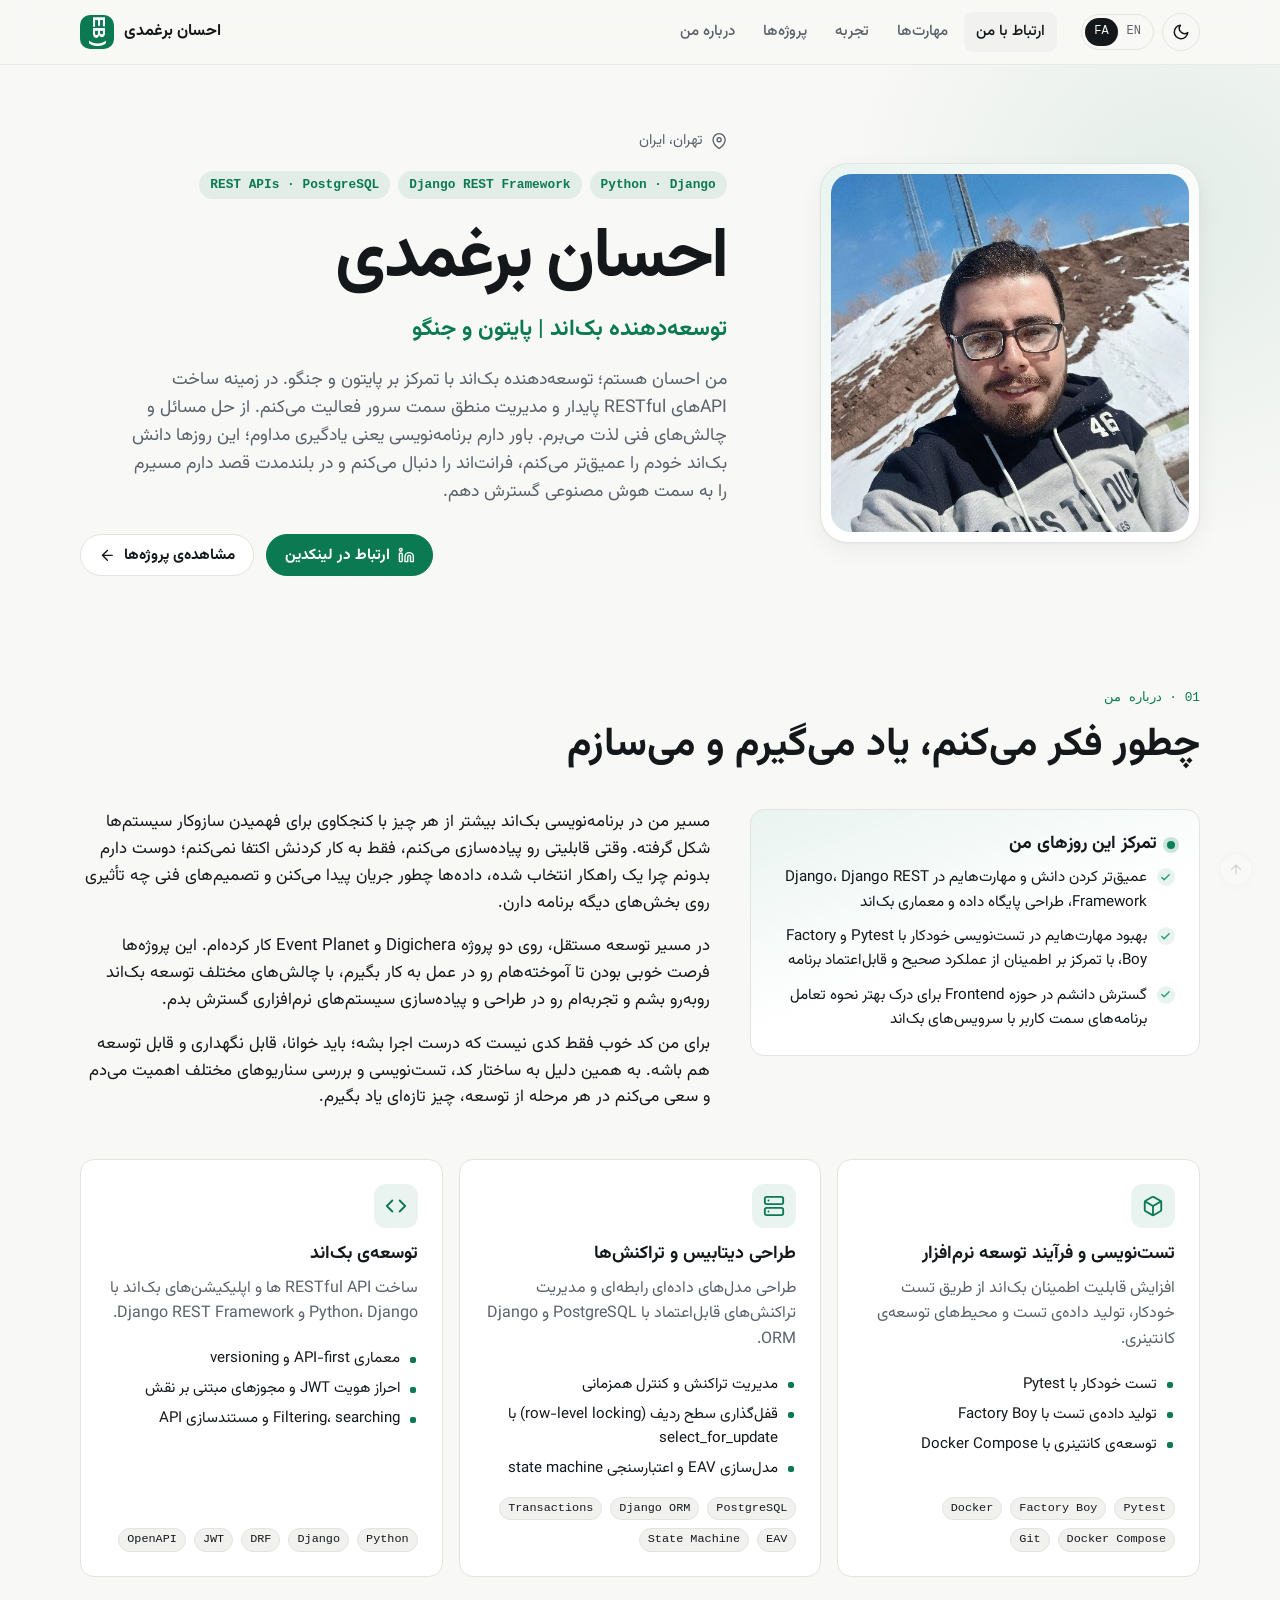
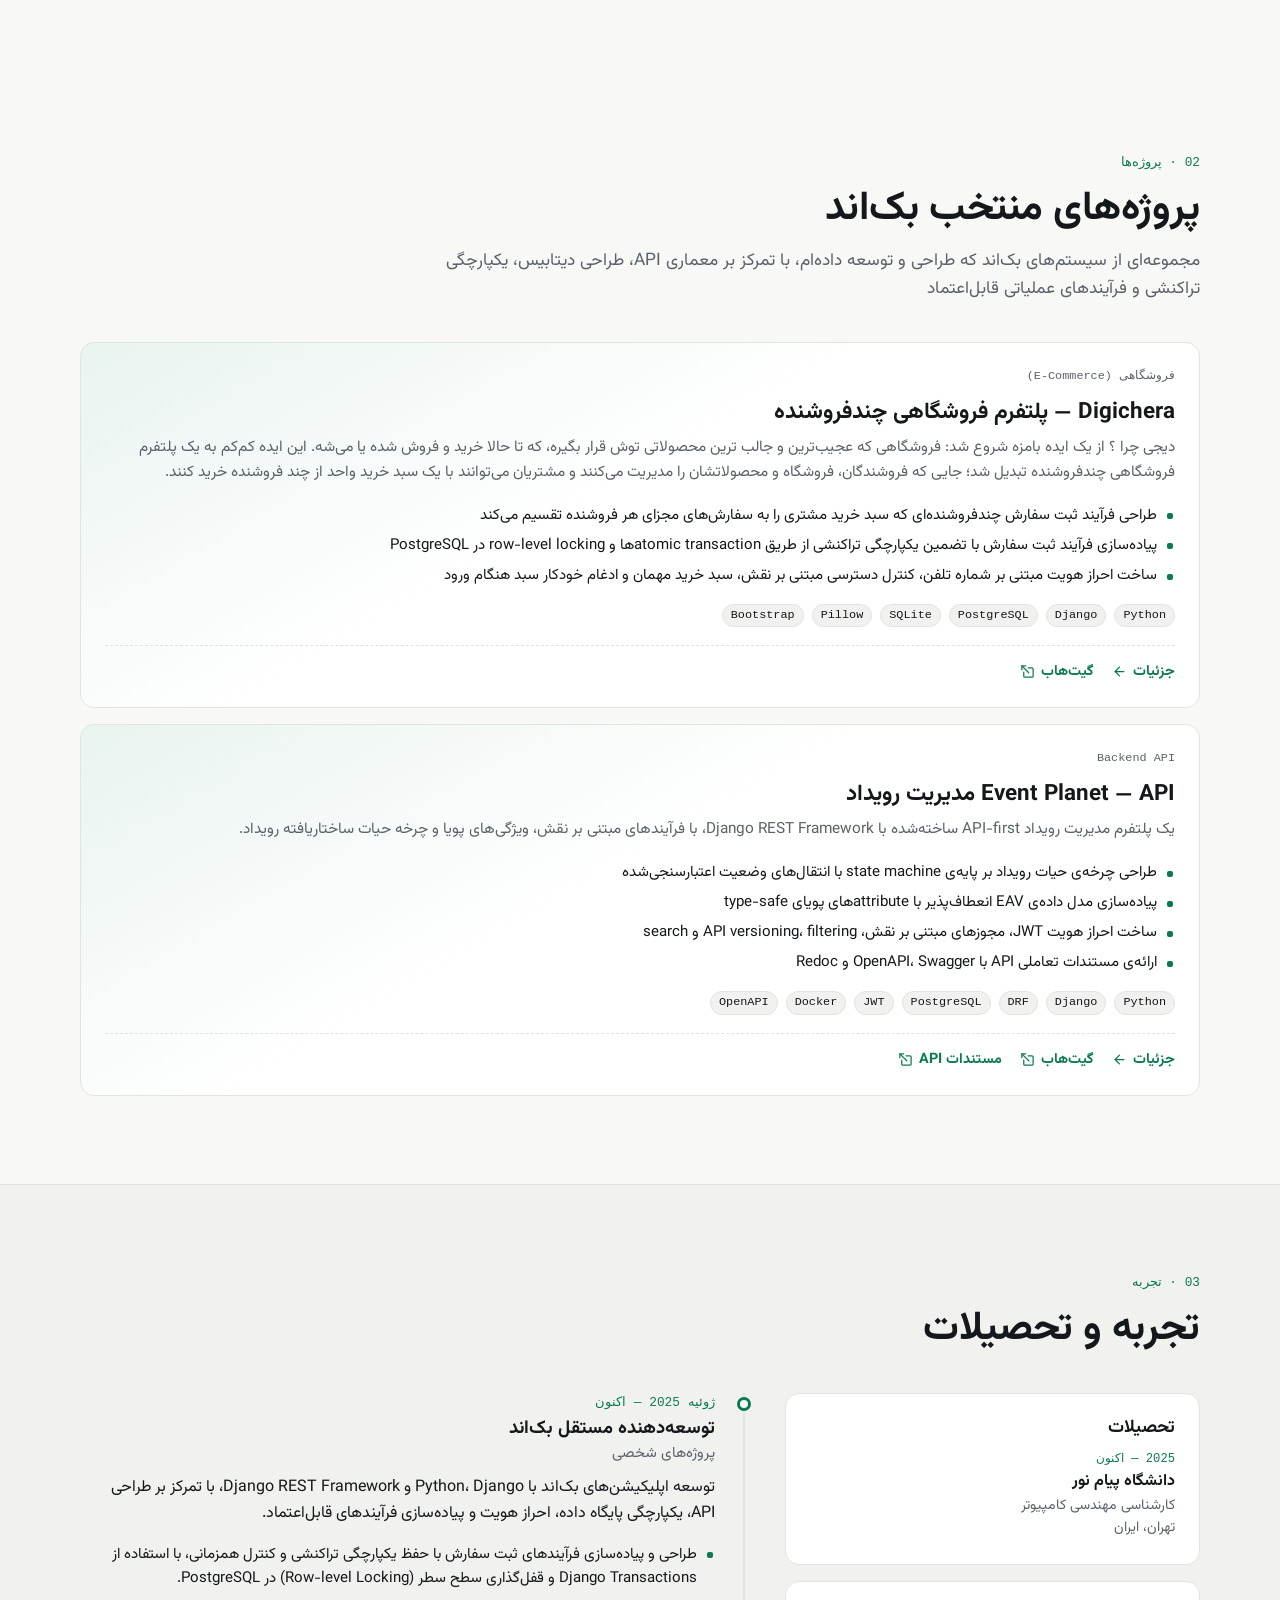
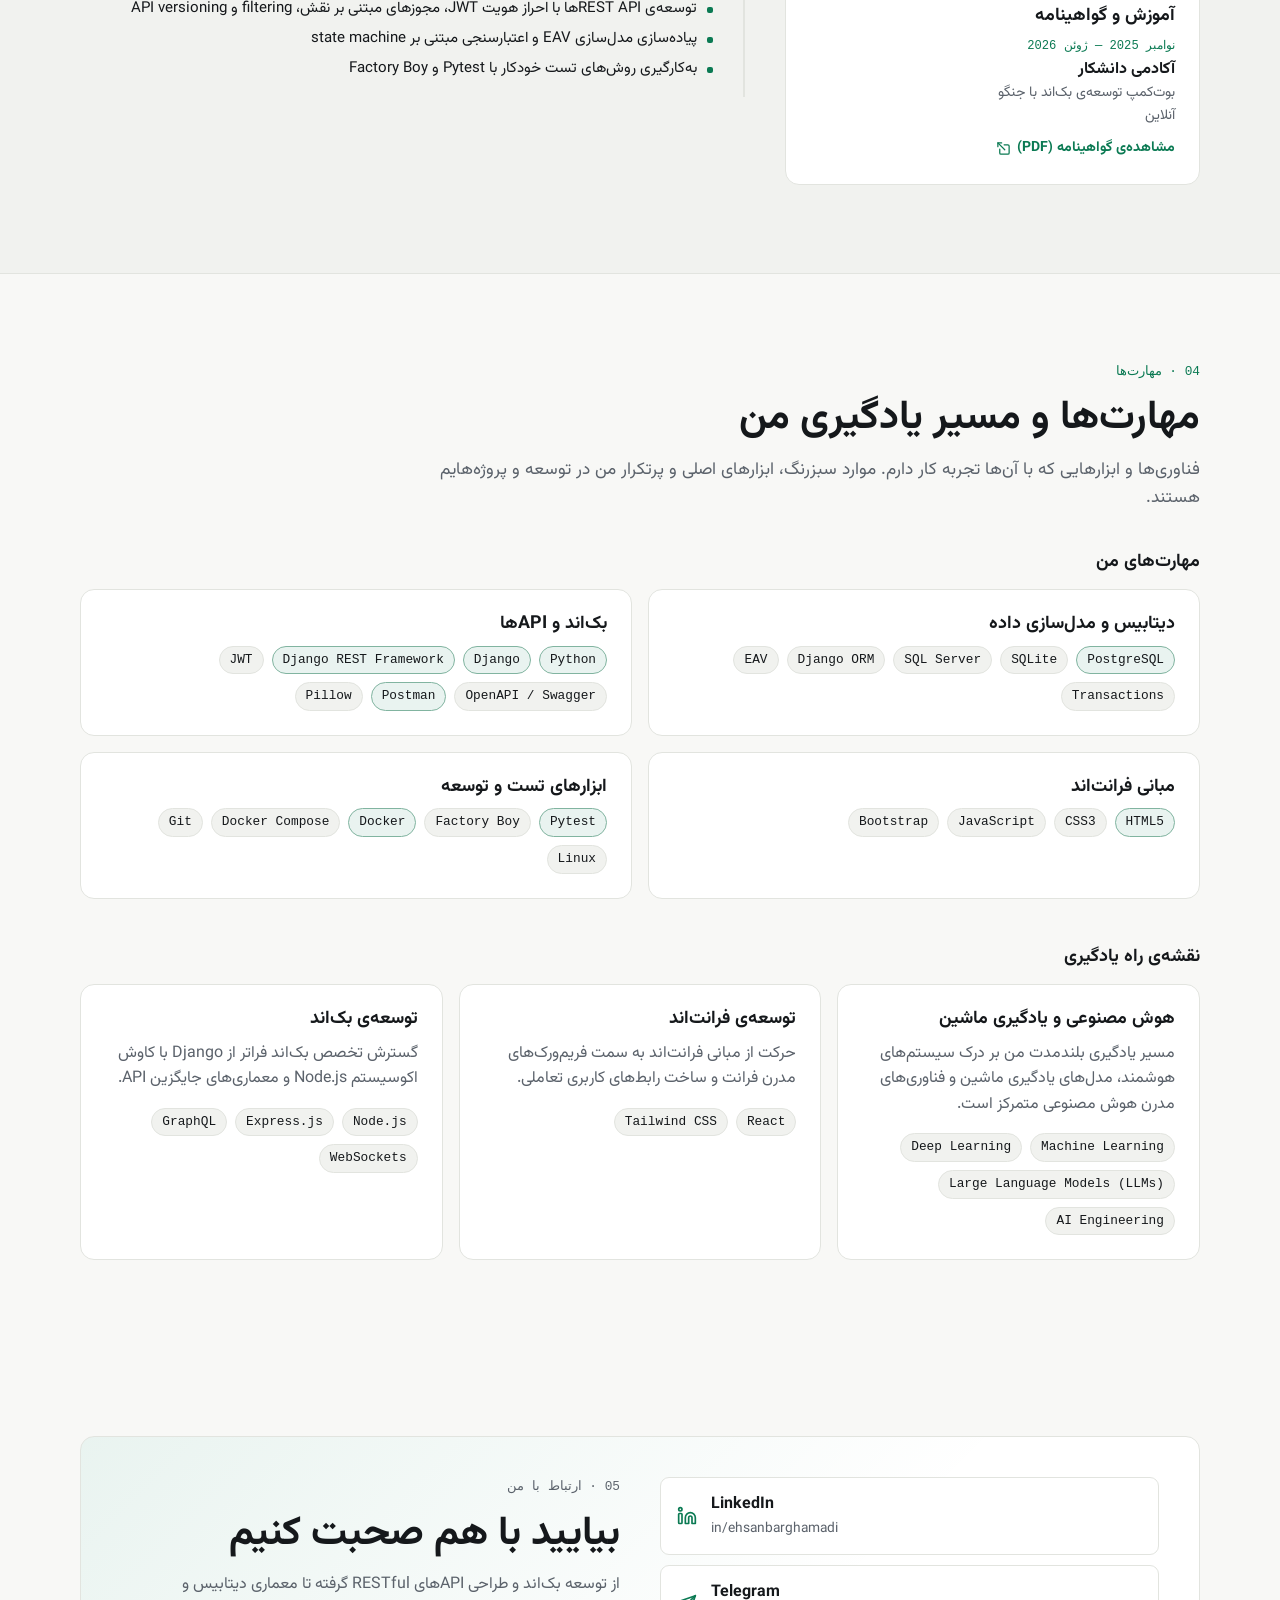
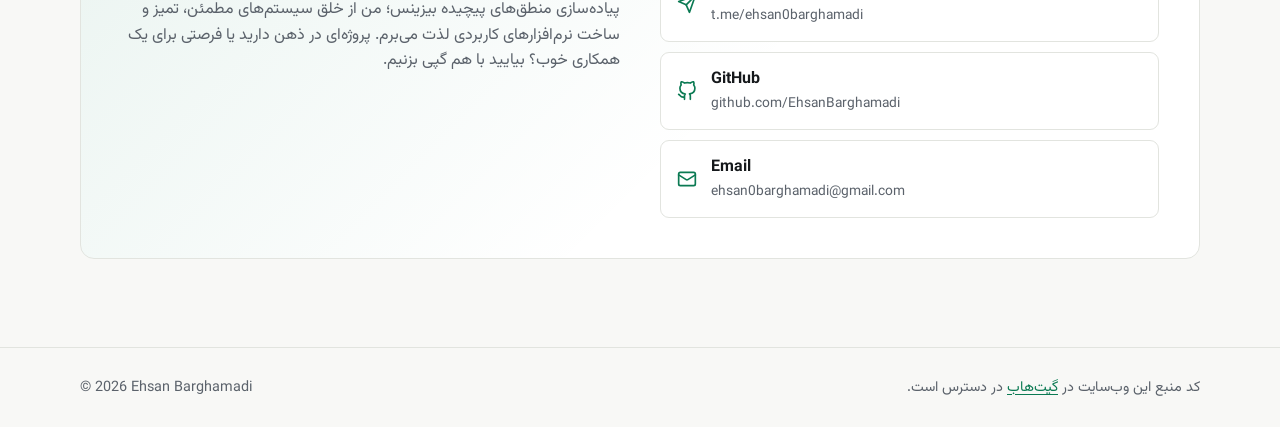
<file: fa/index.html>
<!doctype html>
<html lang="fa" dir="rtl">
  <head>
    <meta charset="utf-8" />
    <meta name="viewport" content="width=device-width, initial-scale=1" />

    <title>احسان برغمدی | توسعه‌دهنده بک‌اند (پایتون و جنگو)</title>
    <meta
      name="description"
      content="Ehsan Barghamadi — توسعه‌دهنده Backend با Python/Django، متخصص REST API، PostgreSQL و سیستم‌های backend تراکنشی. پروژه‌ها و رزومه‌ی من را ببینید."
    />
    <meta name="author" content="Ehsan Barghamadi" />
    <meta name="robots" content="index, follow, max-image-preview:large" />
    <link rel="canonical" href="https://ehsanbarghamadi.ir/fa/" />
    <link
      rel="alternate"
      hreflang="en"
      href="https://ehsanbarghamadi.ir/"
    />
    <link
      rel="alternate"
      hreflang="fa"
      href="https://ehsanbarghamadi.ir/fa/"
    />
    <link
      rel="alternate"
      hreflang="x-default"
      href="https://ehsanbarghamadi.ir/"
    />

    <meta property="og:type" content="website" />
    <meta property="og:locale" content="fa_IR" />
    <meta property="og:locale:alternate" content="en_US" />
    <meta property="og:site_name" content="احسان برغمدی" />
    <meta property="og:url" content="https://ehsanbarghamadi.ir/fa/" />
    <meta
      property="og:title"
      content="احسان برغمدی | توسعه‌دهنده بک‌اند (پایتون و جنگو)"
    />
    <meta
      property="og:description"
      content="توسعه‌دهنده Backend با Python/Django، متخصص REST API، PostgreSQL و سیستم‌های backend تراکنشی."
    />
    <meta
      property="og:image"
      content="https://ehsanbarghamadi.ir/static/img/og-image.jpg"
    />
    <meta property="og:image:width" content="1200" />
    <meta property="og:image:height" content="630" />
    <meta property="og:image:type" content="image/jpeg" />
    <meta property="og:image:alt" content="احسان برغمدی — توسعه‌دهنده بک‌اند پایتون و جنگو" />

    <meta name="twitter:card" content="summary_large_image" />
    <meta
      name="twitter:title"
      content="احسان برغمدی | توسعه‌دهنده بک‌اند (پایتون و جنگو)"
    />
    <meta
      name="twitter:description"
      content="توسعه‌دهنده Backend با Python/Django، متخصص REST API، PostgreSQL و سیستم‌های backend تراکنشی."
    />
    <meta
      name="twitter:image"
      content="https://ehsanbarghamadi.ir/static/img/og-image.jpg"
    />
    <meta name="twitter:image:alt" content="احسان برغمدی — توسعه‌دهنده بک‌اند پایتون و جنگو" />

    <meta name="color-scheme" content="dark light" />
    <meta name="theme-color" content="#f8f8f6" media="(prefers-color-scheme: light)" />
    <meta name="theme-color" content="#0b0e11" media="(prefers-color-scheme: dark)" />
    <link rel="icon" href="/favicon.ico" sizes="any" />
    <link
      rel="icon"
      href="/static/img/favicon.png"
      type="image/png"
      sizes="48x48"
    />
    <link rel="apple-touch-icon" href="/static/img/apple-touch-icon.png" />

    <script>
      (function () {
        try {
          var theme = localStorage.getItem("theme");
          if (theme === "light" || theme === "dark")
            document.documentElement.dataset.theme = theme;
        } catch (e) {}
      })();
    </script>

    <link
      rel="preload"
      href="/static/fonts/vazirmatn/Vazirmatn-Regular.woff2"
      as="font"
      type="font/woff2"
      crossorigin
    />
    <link
      rel="preload"
      href="/static/fonts/vazirmatn/Vazirmatn-Medium.woff2"
      as="font"
      type="font/woff2"
      crossorigin
    />
    <link
      rel="preload"
      href="/static/fonts/vazirmatn/Vazirmatn-Bold.woff2"
      as="font"
      type="font/woff2"
      crossorigin
    />

    <link rel="stylesheet" href="/static/css/style.css" />

    <script type="application/ld+json">
      {
        "@context": "https://schema.org",
        "@graph": [
          {
            "@type": "WebSite",
            "@id": "https://ehsanbarghamadi.ir/#website",
            "url": "https://ehsanbarghamadi.ir/",
            "name": "Ehsan Barghamadi",
            "inLanguage": [
              "en",
              "fa"
            ],
            "publisher": {
              "@id": "https://ehsanbarghamadi.ir/#person"
            }
          },
          {
            "@type": "ProfilePage",
            "@id": "https://ehsanbarghamadi.ir/fa/#webpage",
            "url": "https://ehsanbarghamadi.ir/fa/",
            "name": "احسان برغمدی | توسعه‌دهنده بک‌اند (پایتون و جنگو)",
            "inLanguage": "fa",
            "isPartOf": {
              "@id": "https://ehsanbarghamadi.ir/#website"
            },
            "about": {
              "@id": "https://ehsanbarghamadi.ir/#person"
            },
            "mainEntity": {
              "@id": "https://ehsanbarghamadi.ir/#person"
            }
          },
          {
            "@type": "Person",
            "@id": "https://ehsanbarghamadi.ir/#person",
            "name": "Ehsan Barghamadi",
            "alternateName": "احسان برغمدی",
            "jobTitle": "توسعه‌دهنده Backend (Python/Django)",
            "description": "توسعه‌دهنده Backend با Python/Django، متخصص REST API، PostgreSQL و سیستم‌های backend تراکنشی.",
            "image": "https://ehsanbarghamadi.ir/static/img/Ehsan-Barghamadi.jpg",
            "email": "ehsan0barghamadi@gmail.com",
            "url": "https://ehsanbarghamadi.ir/",
            "address": {
              "@type": "PostalAddress",
              "addressLocality": "Tehran",
              "addressCountry": "IR"
            },
            "knowsAbout": [
              "Python",
              "Django",
              "Django REST Framework",
              "REST APIs",
              "PostgreSQL",
              "Docker",
              "Pytest"
            ],
            "sameAs": [
              "https://www.linkedin.com/in/ehsanbarghamadi",
              "https://github.com/EhsanBarghamadi",
              "https://t.me/ehsan0barghamadi"
            ]
          }
        ]
      }
    </script>
  </head>

  <body>
    <svg
      xmlns="http://www.w3.org/2000/svg"
      style="display: none"
      aria-hidden="true"
    >
      <defs>
        <symbol id="i-linkedin" viewBox="0 0 24 24">
          <path
            d="M16 8a6 6 0 0 1 6 6v7h-4v-7a2 2 0 0 0-4 0v7h-4v-7a6 6 0 0 1 6-6z"
          />
          <rect x="2" y="9" width="4" height="12" rx="1" />
          <circle cx="4" cy="4" r="2" />
        </symbol>
        <symbol id="i-telegram" viewBox="0 0 24 24">
          <path d="M22 2 11 13" />
          <path d="M22 2 15 22l-4-9-9-4 20-7z" />
        </symbol>
        <symbol id="i-github" viewBox="0 0 24 24">
          <path
            d="M9 19c-5 1.5-5-2.5-7-3m14 6v-3.87a3.37 3.37 0 0 0-.94-2.61c3.14-.35 6.44-1.54 6.44-7A5.44 5.44 0 0 0 20 4.77 5.07 5.07 0 0 0 19.91 1S18.73.65 16 2.48a13.38 13.38 0 0 0-7 0C6.27.65 5.09 1 5.09 1A5.07 5.07 0 0 0 5 4.77a5.44 5.44 0 0 0-1.5 3.78c0 5.42 3.3 6.61 6.44 7A3.37 3.37 0 0 0 9 18.13V22"
          />
        </symbol>
        <symbol id="i-mail" viewBox="0 0 24 24">
          <rect x="2" y="4" width="20" height="16" rx="2" />
          <path d="m22 7-8.97 5.7a1.94 1.94 0 0 1-2.06 0L2 7" />
        </symbol>
        <symbol id="i-phone" viewBox="0 0 24 24">
          <path
            d="M22 16.92v3a2 2 0 0 1-2.18 2 19.79 19.79 0 0 1-8.63-3.07 19.5 19.5 0 0 1-6-6 19.79 19.79 0 0 1-3.07-8.67A2 2 0 0 1 4.11 2h3a2 2 0 0 1 2 1.72 12.84 12.84 0 0 0 .7 2.81 2 2 0 0 1-.45 2.11L8.09 9.91a16 16 0 0 0 6 6l1.27-1.27a2 2 0 0 1 2.11-.45 12.84 12.84 0 0 0 2.81.7A2 2 0 0 1 22 16.92z"
          />
        </symbol>
        <symbol id="i-link" viewBox="0 0 24 24">
          <path
            d="M10 13a5 5 0 0 0 7.54.54l3-3a5 5 0 0 0-7.07-7.07l-1.72 1.71"
          />
          <path
            d="M14 11a5 5 0 0 0-7.54-.54l-3 3a5 5 0 0 0 7.07 7.07l1.71-1.71"
          />
        </symbol>
        <symbol id="i-external" viewBox="0 0 24 24">
          <path d="M18 13v6a2 2 0 0 1-2 2H5a2 2 0 0 1-2-2V8a2 2 0 0 1 2-2h6" />
          <path d="M15 3h6v6" />
          <path d="M10 14 21 3" />
        </symbol>
        <symbol id="i-arrow-right" viewBox="0 0 24 24">
          <path d="M5 12h14" />
          <path d="m12 5 7 7-7 7" />
        </symbol>
        <symbol id="i-arrow-left" viewBox="0 0 24 24">
          <path d="M19 12H5" />
          <path d="m12 19-7-7 7-7" />
        </symbol>
        <symbol id="i-map-pin" viewBox="0 0 24 24">
          <path d="M21 10c0 7-9 13-9 13s-9-6-9-13a9 9 0 0 1 18 0z" />
          <circle cx="12" cy="10" r="3" />
        </symbol>
        <symbol id="i-sun" viewBox="0 0 24 24">
          <circle cx="12" cy="12" r="5" />
          <path
            d="M12 1v2M12 21v2M4.22 4.22l1.42 1.42M18.36 18.36l1.42 1.42M1 12h2M21 12h2M4.22 19.78l1.42-1.42M18.36 5.64l1.42-1.42"
          />
        </symbol>
        <symbol id="i-moon" viewBox="0 0 24 24">
          <path d="M21 12.79A9 9 0 1 1 11.21 3 7 7 0 0 0 21 12.79z" />
        </symbol>
        <symbol id="i-menu" viewBox="0 0 24 24">
          <path d="M3 6h18M3 12h18M3 18h18" />
        </symbol>
        <symbol id="i-close" viewBox="0 0 24 24">
          <path d="M18 6 6 18M6 6l12 12" />
        </symbol>
        <symbol id="i-code" viewBox="0 0 24 24">
          <path d="m16 18 6-6-6-6" />
          <path d="m8 6-6 6 6 6" />
        </symbol>
        <symbol id="i-server" viewBox="0 0 24 24">
          <rect x="2" y="2" width="20" height="8" rx="2" />
          <rect x="2" y="14" width="20" height="8" rx="2" />
          <path d="M6 6h.01M6 18h.01" />
        </symbol>
        <symbol id="i-layers" viewBox="0 0 24 24">
          <path d="M12 2 2 7l10 5 10-5-10-5z" />
          <path d="m2 17 10 5 10-5" />
          <path d="m2 12 10 5 10-5" />
        </symbol>
        <symbol id="i-database" viewBox="0 0 24 24">
          <ellipse cx="12" cy="5" rx="9" ry="3" />
          <path d="M21 12c0 1.66-4 3-9 3s-9-1.34-9-3" />
          <path d="M3 5v14c0 1.66 4 3 9 3s9-1.34 9-3V5" />
        </symbol>
        <symbol id="i-activity" viewBox="0 0 24 24">
          <path d="M22 12h-4l-3 9L9 3l-3 9H2" />
        </symbol>
        <symbol id="i-cpu" viewBox="0 0 24 24">
          <rect x="4" y="4" width="16" height="16" rx="2" />
          <rect x="9" y="9" width="6" height="6" />
          <path d="M9 1v3M15 1v3M9 20v3M15 20v3M20 9h3M20 14h3M1 9h3M1 14h3" />
        </symbol>
        <symbol id="i-play" viewBox="0 0 24 24">
          <circle cx="12" cy="12" r="10" />
          <path d="m10 8 6 4-6 4V8z" />
        </symbol>
        <symbol id="i-shield" viewBox="0 0 24 24">
          <path d="M12 22s8-4 8-10V5l-8-3-8 3v7c0 6 8 10 8 10z" />
        </symbol>
        <symbol id="i-globe" viewBox="0 0 24 24">
          <circle cx="12" cy="12" r="10" />
          <path d="M2 12h20" />
          <path
            d="M12 2a15.3 15.3 0 0 1 4 10 15.3 15.3 0 0 1-4 10 15.3 15.3 0 0 1-4-10 15.3 15.3 0 0 1 4-10z"
          />
        </symbol>
        <symbol id="i-git" viewBox="0 0 24 24">
          <circle cx="18" cy="18" r="3" />
          <circle cx="6" cy="6" r="3" />
          <path d="M13 6h3a2 2 0 0 1 2 2v7" />
          <path d="M6 9v12" />
        </symbol>
        <symbol id="i-terminal" viewBox="0 0 24 24">
          <path d="m4 17 6-6-6-6" />
          <path d="M12 19h8" />
        </symbol>
        <symbol id="i-box" viewBox="0 0 24 24">
          <path
            d="M21 16V8a2 2 0 0 0-1-1.73l-7-4a2 2 0 0 0-2 0l-7 4A2 2 0 0 0 3 8v8a2 2 0 0 0 1 1.73l7 4a2 2 0 0 0 2 0l7-4A2 2 0 0 0 21 16z"
          />
          <path d="M3.27 6.96 12 12.01l8.73-5.05" />
          <path d="M12 22.08V12" />
        </symbol>
        <symbol id="i-download" viewBox="0 0 24 24">
          <path d="M21 15v4a2 2 0 0 1-2 2H5a2 2 0 0 1-2-2v-4" />
          <path d="m7 10 5 5 5-5" />
          <path d="M12 15V3" />
        </symbol>
        <symbol id="i-check" viewBox="0 0 24 24">
          <path d="M20 6 9 17l-5-5" />
        </symbol>
      </defs>
    </svg>

    <a class="skip-link" href="#main">پرش به محتوا</a>

    <header class="site-header" id="top">
      <div class="container site-header__inner">
        <a class="brand" href="/fa/" aria-label="احسان برغمدی — صفحه‌ی اصلی">
          <span class="brand__mark" aria-hidden="true"><span>EB)</span></span>
          <span class="brand__name">احسان برغمدی</span>
        </a>

        <nav class="site-nav" id="site-nav" aria-label="منوی اصلی">
          <a href="#about">درباره من</a>
          <a href="#projects">پروژه‌ها</a>
          <a href="#experience">تجربه</a>
          <a href="#skills">مهارت‌ها</a>
          <a href="#contact">ارتباط با من</a>
        </nav>

        <div class="site-header__tools">
          <div class="lang-switch" role="group" aria-label="زبان">
            <a href="/fa/" hreflang="fa" lang="fa" aria-current="page">FA</a>
            <a href="/" hreflang="en" lang="en">EN</a>
          </div>
          <button
            class="icon-button"
            type="button"
            data-theme-toggle
            aria-label="تغییر تم"
          >
            <svg class="icon icon--sun"><use href="#i-sun"></use></svg>
            <svg class="icon icon--moon"><use href="#i-moon"></use></svg>
          </button>
          <button
            class="icon-button nav-toggle"
            type="button"
            data-nav-toggle
            aria-controls="site-nav"
            aria-expanded="false"
            aria-label="منو"
          >
            <svg class="icon icon--menu"><use href="#i-menu"></use></svg>
            <svg class="icon icon--close"><use href="#i-close"></use></svg>
          </button>
        </div>
      </div>
    </header>

    <main id="main">
      <section class="hero">
        <div class="container hero__grid">
          <div class="hero__text">
            <p class="hero__status">
              <svg class="icon">
                <use href="#i-map-pin"></use>
              </svg>
              تهران، ایران
            </p>

            <ul class="tags tags--hero" aria-label="تخصص‌ها">
              <li>Python · Django</li>
              <li>Django REST Framework</li>
              <li>REST APIs · PostgreSQL</li>
            </ul>

            <h1 class="hero__name">احسان برغمدی</h1>

            <p class="hero__role">توسعه‌دهنده بک‌اند | پایتون و جنگو</p>

            <p class="hero__summary">
              من احسان هستم؛ توسعه‌دهنده بک‌اند با تمرکز بر پایتون و جنگو. در
              زمینه ساخت APIهای RESTful پایدار و مدیریت منطق سمت سرور فعالیت
              می‌کنم. از حل مسائل و چالش‌های فنی لذت می‌برم. باور دارم
              برنامه‌نویسی یعنی یادگیری مداوم؛ این روزها دانش بک‌اند خودم را
              عمیق‌تر می‌کنم، فرانت‌اند را دنبال می‌کنم و در بلندمدت قصد دارم
              مسیرم را به سمت هوش مصنوعی گسترش دهم.
            </p>

            <div class="hero__actions">
              <a class="button" href="#projects">
                مشاهده‌ی پروژه‌ها
                <svg class="icon">
                  <use href="#i-arrow-left"></use>
                </svg>
              </a>

              <a
                class="button button--primary"
                href="https://www.linkedin.com/in/ehsanbarghamadi/"
                rel="noopener noreferrer"
                target="_blank"
              >
                <svg class="icon">
                  <use href="#i-linkedin"></use>
                </svg>
                ارتباط در لینکدین
              </a>
            </div>
          </div>

          <div class="hero__photo">
            <img
              src="/static/img/Ehsan-Barghamadi.jpg"
              width="800"
              height="800"
              fetchpriority="high"
              decoding="async"
              alt="احسان برغمدی"
            />
          </div>
        </div>
      </section>

      <section class="section" id="about">
        <div class="container">
          <header class="section__head">
            <p class="eyebrow">01 · درباره من</p>
            <h2>چطور فکر می‌کنم، یاد می‌گیرم و می‌سازم</h2>
          </header>

          <div class="about">
            <div class="about__bio prose">
              <p>
                مسیر من در برنامه‌نویسی بک‌اند بیشتر از هر چیز با کنجکاوی برای
                فهمیدن سازوکار سیستم‌ها شکل گرفته. وقتی قابلیتی رو پیاده‌سازی
                می‌کنم، فقط به کار کردنش اکتفا نمی‌کنم؛ دوست دارم بدونم چرا یک
                راهکار انتخاب شده، داده‌ها چطور جریان پیدا می‌کنن و تصمیم‌های
                فنی چه تأثیری روی بخش‌های دیگه برنامه دارن.
              </p>

              <p>
                در مسیر توسعه مستقل، روی دو پروژه Digichera و Event Planet کار
                کرده‌ام. این پروژه‌ها فرصت خوبی بودن تا آموخته‌هام رو در عمل به
                کار بگیرم، با چالش‌های مختلف توسعه بک‌اند روبه‌رو بشم و تجربه‌ام
                رو در طراحی و پیاده‌سازی سیستم‌های نرم‌افزاری گسترش بدم.
              </p>

              <p>
                برای من کد خوب فقط کدی نیست که درست اجرا بشه؛ باید خوانا، قابل
                نگهداری و قابل توسعه هم باشه. به همین دلیل به ساختار کد،
                تست‌نویسی و بررسی سناریوهای مختلف اهمیت می‌دم و سعی می‌کنم در هر
                مرحله از توسعه، چیز تازه‌ای یاد بگیرم.
              </p>
            </div>

            <aside class="card now">
              <h3 class="card__title">
                <span class="dot dot--live" aria-hidden="true"></span>
                تمرکز این روزهای من
              </h3>

              <ul class="checklist">
                <li>
                  عمیق‌تر کردن دانش و مهارت‌هایم در Django، Django REST
                  Framework، طراحی پایگاه داده و معماری بک‌اند
                </li>

                <li>
                  بهبود مهارت‌هایم در تست‌نویسی خودکار با Pytest و Factory Boy،
                  با تمرکز بر اطمینان از عملکرد صحیح و قابل‌اعتماد برنامه
                </li>

                <li>
                  گسترش دانشم در حوزه Frontend برای درک بهتر نحوه تعامل
                  برنامه‌های سمت کاربر با سرویس‌های بک‌اند
                </li>
              </ul>
            </aside>
          </div>

          <div class="grid grid--3 focus">
            <article class="card area">
              <div class="area__icon" aria-hidden="true">
                <svg class="icon"><use href="#i-code"></use></svg>
              </div>
              <h3 class="card__title">توسعه‌ی بک‌اند</h3>
              <p>
                ساخت RESTful API ها و اپلیکیشن‌های بک‌اند با Python، Django و
                Django REST Framework.
              </p>
              <ul class="bullets">
                <li>معماری API-first و versioning</li>
                <li>احراز هویت JWT و مجوزهای مبتنی بر نقش</li>
                <li>Filtering، searching و مستندسازی API</li>
              </ul>
              <ul class="tags tags--small">
                <li>Python</li>
                <li>Django</li>
                <li>DRF</li>
                <li>JWT</li>
                <li>OpenAPI</li>
              </ul>
            </article>

            <article class="card area">
              <div class="area__icon" aria-hidden="true">
                <svg class="icon"><use href="#i-server"></use></svg>
              </div>
              <h3 class="card__title">طراحی دیتابیس و تراکنش‌ها</h3>
              <p>
                طراحی مدل‌های داده‌ای رابطه‌ای و مدیریت تراکنش‌های قابل‌اعتماد
                با PostgreSQL و Django ORM.
              </p>
              <ul class="bullets">
                <li>مدیریت تراکنش و کنترل همزمانی</li>
                <li>
                  قفل‌گذاری سطح ردیف (row-level locking) با select_for_update
                </li>
                <li>مدل‌سازی EAV و اعتبارسنجی state machine</li>
              </ul>
              <ul class="tags tags--small">
                <li>PostgreSQL</li>
                <li>Django ORM</li>
                <li>Transactions</li>
                <li>EAV</li>
                <li>State Machine</li>
              </ul>
            </article>

            <article class="card area">
              <div class="area__icon" aria-hidden="true">
                <svg class="icon"><use href="#i-box"></use></svg>
              </div>
              <h3 class="card__title">تست‌نویسی و فرآیند توسعه نرم‌افزار</h3>
              <p>
                افزایش قابلیت اطمینان بک‌اند از طریق تست خودکار، تولید داده‌ی
                تست و محیط‌های توسعه‌ی کانتینری.
              </p>
              <ul class="bullets">
                <li>تست خودکار با Pytest</li>
                <li>تولید داده‌ی تست با Factory Boy</li>
                <li>توسعه‌ی کانتینری با Docker Compose</li>
              </ul>
              <ul class="tags tags--small">
                <li>Pytest</li>
                <li>Factory Boy</li>
                <li>Docker</li>
                <li>Docker Compose</li>
                <li>Git</li>
              </ul>
            </article>
          </div>
        </div>
      </section>

      <section class="section" id="projects">
        <div class="container">
          <header class="section__head">
            <p class="eyebrow">02 · پروژه‌ها</p>
            <h2>پروژه‌های منتخب بک‌اند</h2>
            <p class="section__lead">
              مجموعه‌ای از سیستم‌های بک‌اند که طراحی و توسعه داده‌ام، با تمرکز
              بر معماری API، طراحی دیتابیس، یکپارچگی تراکنشی و فرآیندهای عملیاتی
              قابل‌اعتماد
            </p>
          </header>

          <div class="grid grid--2 projects" data-projects>
            <!-- Digichera -->
            <article class="card project project--featured">
              <div class="project__top">
                <span class="project__category"> فروشگاهی (E-Commerce) </span>
              </div>

              <h3 class="project__title">
                <a href="/fa/projects/digichera/">
                  Digichera — پلتفرم فروشگاهی چندفروشنده
                </a>
              </h3>

              <p class="project__summary">
                دیجی چرا ؟ از یک ایده بامزه شروع شد: فروشگاهی که عجیب‌ترین و
                جالب ترین محصولاتی توش قرار بگیره، که تا حالا خرید و فروش شده یا
                می‌شه. این ایده کم‌کم به یک پلتفرم فروشگاهی چندفروشنده تبدیل شد؛
                جایی که فروشندگان، فروشگاه و محصولاتشان را مدیریت می‌کنند و
                مشتریان می‌توانند با یک سبد خرید واحد از چند فروشنده خرید کنند.
              </p>

              <ul class="bullets">
                <li>
                  طراحی فرآیند ثبت سفارش چندفروشنده‌ای که سبد خرید مشتری را به
                  سفارش‌های مجزای هر فروشنده تقسیم می‌کند
                </li>
                <li>
                  پیاده‌سازی فرآیند ثبت سفارش با تضمین یکپارچگی تراکنشی از طریق
                  atomic transactionها و row-level locking در PostgreSQL
                </li>
                <li>
                  ساخت احراز هویت مبتنی بر شماره تلفن، کنترل دسترسی مبتنی بر
                  نقش، سبد خرید مهمان و ادغام خودکار سبد هنگام ورود
                </li>
              </ul>

              <ul class="tags tags--small">
                <li>Python</li>
                <li>Django</li>
                <li>PostgreSQL</li>
                <li>SQLite</li>
                <li>Pillow</li>
                <li>Bootstrap</li>
              </ul>

              <div class="project__links">
                <a href="/fa/projects/digichera/">
                  جزئیات
                  <svg class="icon" aria-hidden="true">
                    <use href="#i-arrow-right"></use>
                  </svg>
                </a>

                <a
                  href="https://github.com/EhsanBarghamadi/digichera"
                  target="_blank"
                  rel="noopener"
                >
                  گیت‌هاب
                  <svg class="icon" aria-hidden="true">
                    <use href="#i-external"></use>
                  </svg>
                </a>
              </div>
            </article>

            <!-- Event Planet -->
            <article class="card project project--featured">
              <div class="project__top">
                <span class="project__category"> Backend API </span>
              </div>

              <h3 class="project__title">
                <a href="/fa/projects/event-planet/">
                  Event Planet — API مدیریت رویداد
                </a>
              </h3>

              <p class="project__summary">
                یک پلتفرم مدیریت رویداد API-first ساخته‌شده با Django REST
                Framework، با فرآیندهای مبتنی بر نقش، ویژگی‌های پویا و چرخه حیات
                ساختاریافته رویداد.
              </p>

              <ul class="bullets">
                <li>
                  طراحی چرخه‌ی حیات رویداد بر پایه‌ی state machine با انتقال‌های
                  وضعیت اعتبارسنجی‌شده
                </li>
                <li>
                  پیاده‌سازی مدل داده‌ی EAV انعطاف‌پذیر با attributeهای پویای
                  type-safe
                </li>
                <li>
                  ساخت احراز هویت JWT، مجوزهای مبتنی بر نقش، API versioning،
                  filtering و search
                </li>
                <li>ارائه‌ی مستندات تعاملی API با OpenAPI، Swagger و Redoc</li>
              </ul>

              <ul class="tags tags--small">
                <li>Python</li>
                <li>Django</li>
                <li>DRF</li>
                <li>PostgreSQL</li>
                <li>JWT</li>
                <li>Docker</li>
                <li>OpenAPI</li>
              </ul>
              <div class="project__links">
                <a href="/fa/projects/event-planet/">
                  جزئیات
                  <svg class="icon" aria-hidden="true">
                    <use href="#i-arrow-right"></use>
                  </svg>
                </a>

                <a
                  href="https://github.com/EhsanBarghamadi/event-planet"
                  target="_blank"
                  rel="noopener"
                >
                  گیت‌هاب
                  <svg class="icon" aria-hidden="true">
                    <use href="#i-external"></use>
                  </svg>
                </a>

                <a
                  href="https://documenter.getpostman.com/view/56734062/2sBY4Qsf5R"
                  target="_blank"
                  rel="noopener"
                >
                  مستندات API
                  <svg class="icon" aria-hidden="true">
                    <use href="#i-external"></use>
                  </svg>
                </a>
              </div>
            </article>
          </div>
        </div>
      </section>

      <section class="section section--band" id="experience">
        <div class="container">
          <header class="section__head">
            <p class="eyebrow">03 · تجربه</p>
            <h2>تجربه و تحصیلات</h2>
          </header>

          <div class="resume">
            <ol class="timeline">
              <li class="timeline__item">
                <p class="timeline__period">ژوئیه 2025 — اکنون</p>

                <h3 class="timeline__title">توسعه‌دهنده مستقل بک‌اند</h3>

                <p class="timeline__meta">پروژه‌های شخصی</p>

                <p>
                  توسعه اپلیکیشن‌های بک‌اند با Python، Django و Django REST
                  Framework، با تمرکز بر طراحی API، یکپارچگی پایگاه داده، احراز
                  هویت و پیاده‌سازی فرآیندهای قابل‌اعتماد.
                </p>

                <ul class="bullets">
                  <li>
                    طراحی و پیاده‌سازی فرآیندهای ثبت سفارش با حفظ یکپارچگی
                    تراکنشی و کنترل همزمانی، با استفاده از Django Transactions و
                    قفل‌گذاری سطح سطر (Row-level Locking) در PostgreSQL.
                  </li>
                  <li>
                    توسعه‌ی REST APIها با احراز هویت JWT، مجوزهای مبتنی بر نقش،
                    filtering و API versioning
                  </li>
                  <li>
                    پیاده‌سازی مدل‌سازی EAV و اعتبارسنجی مبتنی بر state machine
                  </li>
                  <li>به‌کارگیری روش‌های تست خودکار با Pytest و Factory Boy</li>
                </ul>
              </li>
            </ol>

            <div class="resume__side">
              <div class="card">
                <h3 class="card__title">تحصیلات</h3>

                <div class="entry">
                  <p class="entry__period">2025 — اکنون</p>
                  <p class="entry__title">دانشگاه پیام نور</p>
                  <p class="entry__meta">کارشناسی مهندسی کامپیوتر</p>
                  <p class="entry__meta">تهران، ایران</p>
                </div>
              </div>

              <div class="card">
                <h3 class="card__title">آموزش و گواهینامه</h3>

                <div class="entry">
                  <p class="entry__period">نوامبر 2025 — ژوئن 2026</p>
                  <p class="entry__title">آکادمی دانشکار</p>
                  <p class="entry__meta">بوت‌کمپ توسعه‌ی بک‌اند با جنگو</p>
                  <p class="entry__meta">آنلاین</p>
                  <p class="entry__link">
                    <a
                      href="https://daneshkar.net/certificate/blB50Jvx9AVY/vKwjqLwR50ke"
                      target="_blank"
                      rel="noopener"
                    >
                      مشاهده‌ی گواهینامه (PDF)
                      <svg class="icon" aria-hidden="true">
                        <use href="#i-external"></use>
                      </svg>
                    </a>
                  </p>
                </div>
              </div>
            </div>
          </div>
        </div>
      </section>

      <section class="section" id="skills">
        <div class="container">
          <header class="section__head">
            <p class="eyebrow">04 · مهارت‌ها</p>
            <h2>مهارت‌ها و مسیر یادگیری من</h2>
            <p class="section__lead">
              فناوری‌ها و ابزارهایی که با آن‌ها تجربه کار دارم. موارد سبزرنگ،
              ابزارهای اصلی و پرتکرار من در توسعه و پروژه‌هایم هستند.
            </p>
          </header>

          <!-- Hands-on Experience -->
          <h3 class="card__title subhead">مهارت‌های من</h3>

          <div class="grid grid--2">
            <div class="card">
              <h3 class="card__title">بک‌اند و APIها</h3>
              <ul class="tags">
                <li class="is-key">Python</li>
                <li class="is-key">Django</li>
                <li class="is-key">Django REST Framework</li>
                <li>JWT</li>
                <li>OpenAPI / Swagger</li>
                <li class="is-key">Postman</li>
                <li>Pillow</li>
              </ul>
            </div>

            <div class="card">
              <h3 class="card__title">دیتابیس و مدل‌سازی داده</h3>
              <ul class="tags">
                <li class="is-key">PostgreSQL</li>
                <li>SQLite</li>
                <li>SQL Server</li>
                <li>Django ORM</li>
                <li>EAV</li>
                <li>Transactions</li>
              </ul>
            </div>

            <div class="card">
              <h3 class="card__title">ابزارهای تست و توسعه</h3>
              <ul class="tags">
                <li class="is-key">Pytest</li>
                <li>Factory Boy</li>
                <li class="is-key">Docker</li>
                <li>Docker Compose</li>
                <li>Git</li>
                <li>Linux</li>
              </ul>
            </div>
            <div class="card">
              <h3 class="card__title">مبانی فرانت‌اند</h3>
              <ul class="tags">
                <li class="is-key">HTML5</li>
                <li>CSS3</li>
                <li>JavaScript</li>
                <li>Bootstrap</li>
              </ul>
            </div>
          </div>

          <!-- Learning Roadmap -->
          <h3 class="card__title subhead">نقشه‌ی راه یادگیری</h3>

          <div class="grid grid--3">
            <!-- Backend Development -->
            <div class="card">
              <h3 class="card__title">توسعه‌ی بک‌اند</h3>

              <p>
                گسترش تخصص بک‌اند فراتر از Django با کاوش اکوسیستم Node.js و
                معماری‌های جایگزین API.
              </p>

              <ul class="tags">
                <li>Node.js</li>
                <li>Express.js</li>
                <li>GraphQL</li>
                <li>WebSockets</li>
              </ul>
            </div>

            <!-- Frontend Development -->
            <div class="card">
              <h3 class="card__title">توسعه‌ی فرانت‌اند</h3>

              <p>
                حرکت از مبانی فرانت‌اند به سمت فریم‌ورک‌های مدرن فرانت و ساخت
                رابط‌های کاربری تعاملی.
              </p>

              <ul class="tags">
                <li>React</li>
                <li>Tailwind CSS</li>
              </ul>
            </div>

            <!-- AI & Machine Learning -->
            <div class="card">
              <h3 class="card__title">هوش مصنوعی و یادگیری ماشین</h3>

              <p>
                مسیر یادگیری بلندمدت من بر درک سیستم‌های هوشمند، مدل‌های یادگیری
                ماشین و فناوری‌های مدرن هوش مصنوعی متمرکز است.
              </p>

              <ul class="tags">
                <li>Machine Learning</li>
                <li>Deep Learning</li>
                <li>Large Language Models (LLMs)</li>
                <li>AI Engineering</li>
              </ul>
            </div>
          </div>
        </div>
      </section>

      <section class="section" id="contact">
        <div class="container">
          <div class="contact card">
            <div class="contact__text">
              <p class="eyebrow">05 · ارتباط با من</p>
              <h2>بیایید با هم صحبت کنیم</h2>
              <p>
                از توسعه بک‌اند و طراحی APIهای RESTful گرفته تا معماری دیتابیس و
                پیاده‌سازی منطق‌های پیچیده بیزینس؛ من از خلق سیستم‌های مطمئن،
                تمیز و ساخت نرم‌افزارهای کاربردی لذت می‌برم. پروژه‌ای در ذهن
                دارید یا فرصتی برای یک همکاری خوب؟ بیایید با هم گپی بزنیم.
              </p>
            </div>
            <ul class="contact__list">
              <li>
                <a
                  class="contact__item"
                  href="https://www.linkedin.com/in/ehsanbarghamadi/"
                  rel="noopener"
                  target="_blank"
                >
                  <svg class="icon"><use href="#i-linkedin"></use></svg>
                  <span
                    ><strong>LinkedIn</strong
                    ><small dir="ltr">in/ehsanbarghamadi</small></span
                  >
                </a>
              </li>

              <li>
                <a
                  class="contact__item"
                  href="https://t.me/ehsan0barghamadi"
                  rel="noopener"
                  target="_blank"
                >
                  <svg class="icon"><use href="#i-telegram"></use></svg>
                  <span
                    ><strong>Telegram</strong
                    ><small dir="ltr">t.me/ehsan0barghamadi</small></span
                  >
                </a>
              </li>

              <li>
                <a
                  class="contact__item"
                  href="https://github.com/EhsanBarghamadi"
                  rel="noopener"
                  target="_blank"
                >
                  <svg class="icon"><use href="#i-github"></use></svg>
                  <span
                    ><strong>GitHub</strong
                    ><small dir="ltr">github.com/EhsanBarghamadi</small></span
                  >
                </a>
              </li>

              <li>
                <a
                  class="contact__item"
                  href="mailto:ehsan0barghamadi@gmail.com"
                >
                  <svg class="icon"><use href="#i-mail"></use></svg>
                  <span
                    ><strong>Email</strong
                    ><small dir="ltr">ehsan0barghamadi@gmail.com</small></span
                  >
                </a>
              </li>
            </ul>
          </div>
        </div>
      </section>
    </main>

    <footer class="site-footer">
      <div class="container site-footer__inner">
        <p>&copy; 2026 Ehsan Barghamadi</p>
        <p class="site-footer__note">
          کد منبع این وب‌سایت در
          <a
            href="https://github.com/EhsanBarghamadi/ehsanbarghamadi.github.io"
            rel="noopener"
            target="_blank"
            >گیت‌هاب</a
          >
          در دسترس است.
        </p>
      </div>
    </footer>

    <button
      class="to-top"
      type="button"
      data-to-top
      aria-label="بازگشت به بالای صفحه"
      title="بازگشت به بالای صفحه"
    >
      <svg
        class="to-top__ring"
        viewBox="0 0 48 48"
        aria-hidden="true"
        focusable="false"
      >
        <circle class="to-top__track" cx="24" cy="24" r="22"></circle>
        <circle class="to-top__progress" cx="24" cy="24" r="22"></circle>
      </svg>
      <svg
        class="icon to-top__arrow"
        viewBox="0 0 24 24"
        aria-hidden="true"
        focusable="false"
      >
        <path d="M12 19V5M5 12l7-7 7 7" />
      </svg>
    </button>

    <script src="/static/js/script.js" defer></script>
  </body>
</html>
</file>
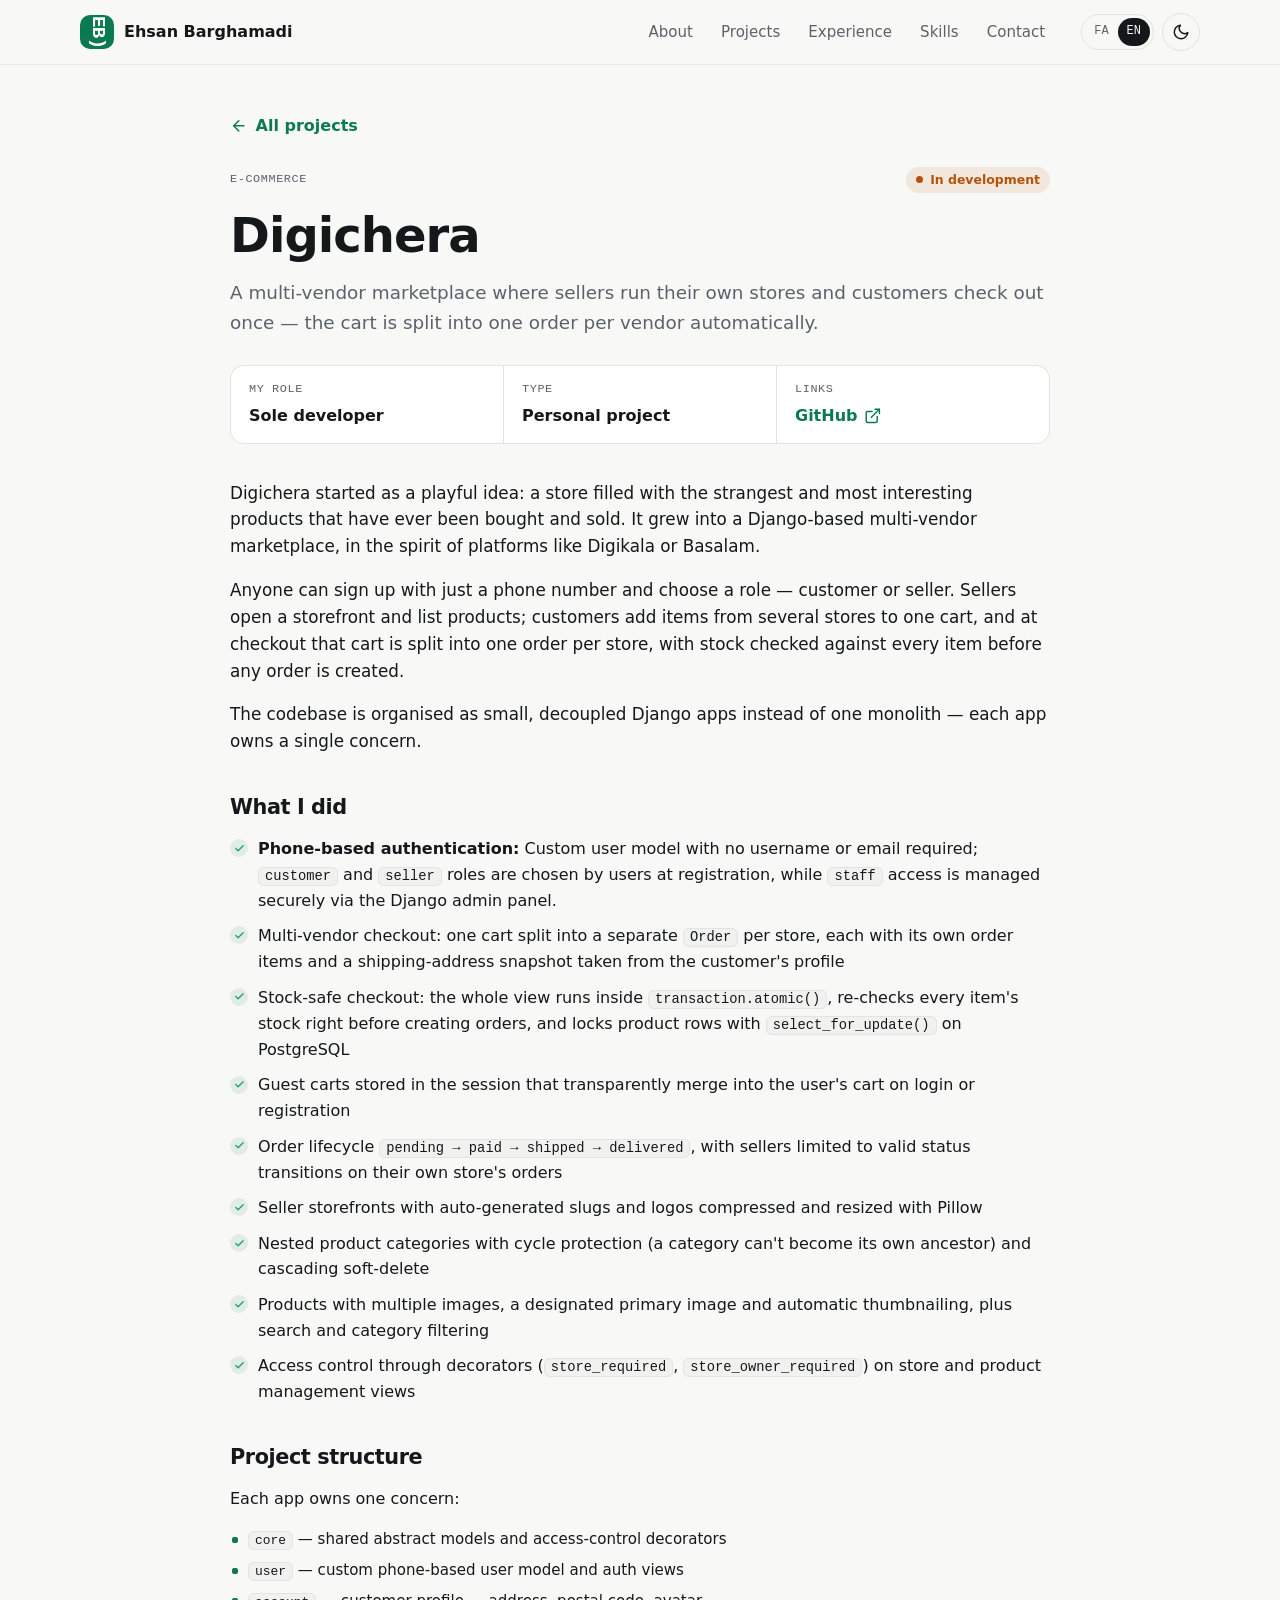
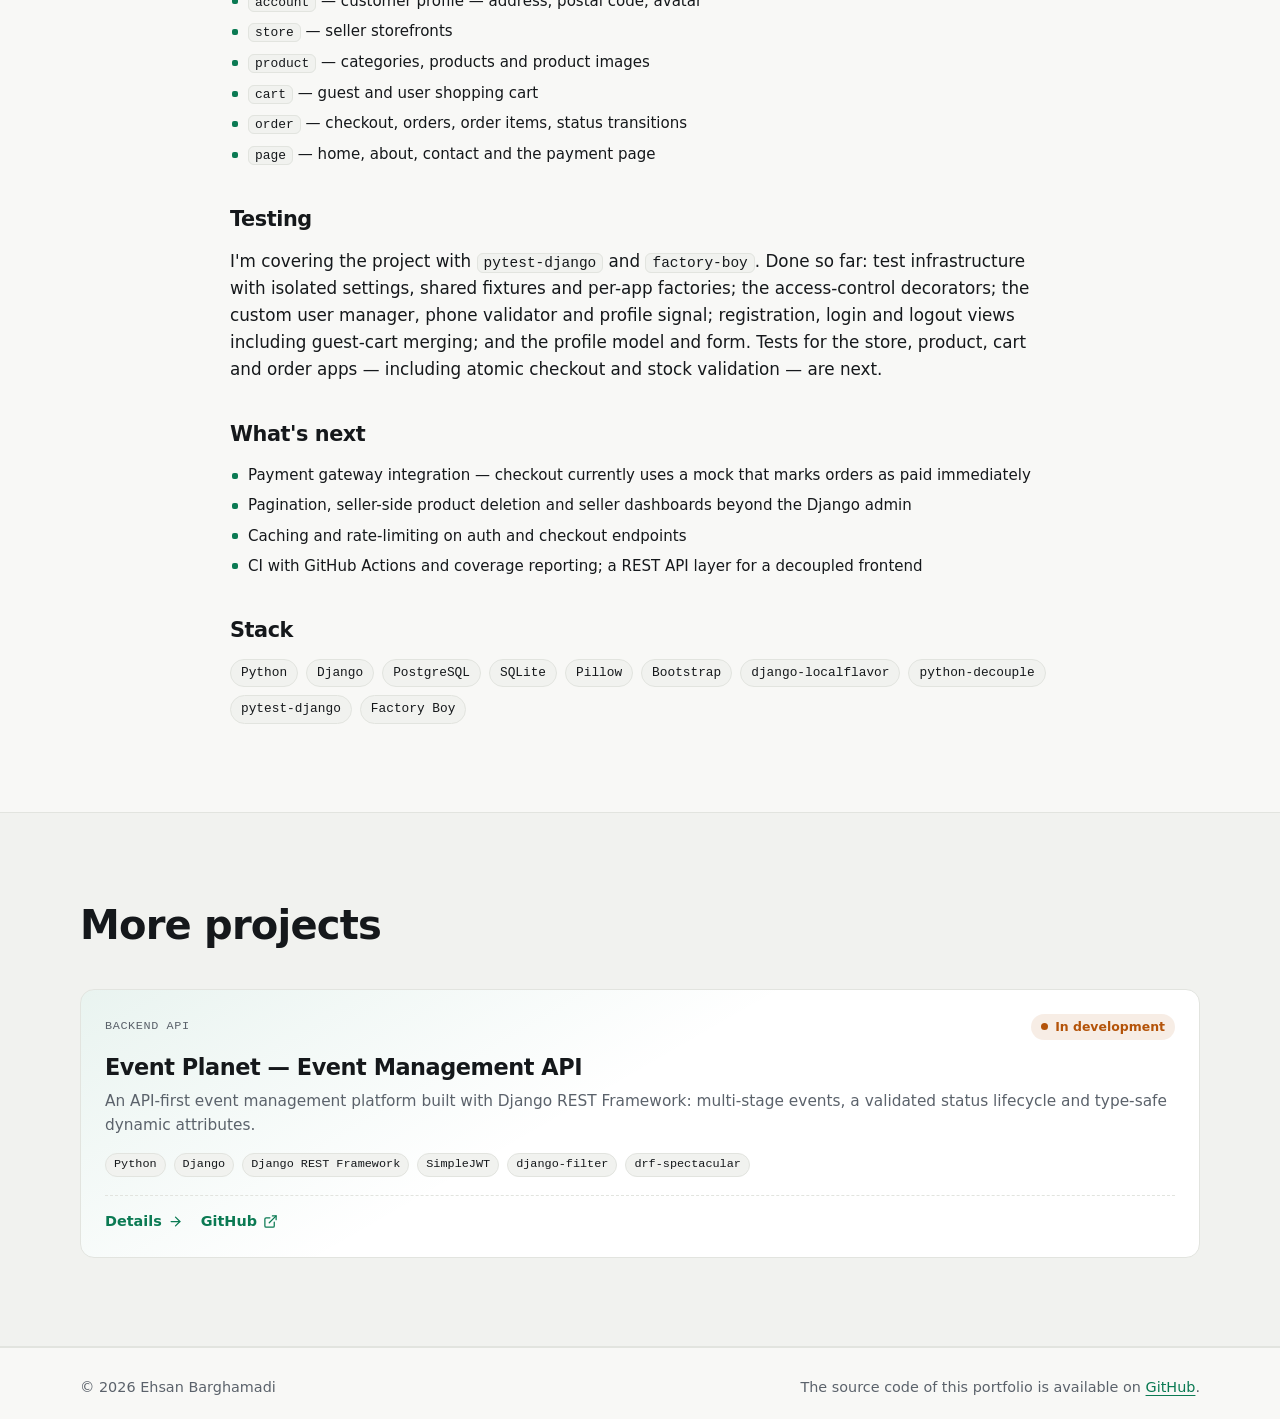
<file: projects/digichera/index.html>
<!doctype html>
<html lang="en">
  <head>
    <meta charset="utf-8" />
    <meta name="viewport" content="width=device-width, initial-scale=1" />

    <title>
      Digichera: Multi-Vendor E-Commerce Platform | Ehsan Barghamadi
    </title>
    <meta
      name="description"
      content="Multi-vendor marketplace built with Django and PostgreSQL: one checkout, automatically split into one order per vendor. A project by Ehsan Barghamadi."
    />
    <meta name="author" content="Ehsan Barghamadi" />
    <meta name="robots" content="index, follow, max-image-preview:large" />
    <link
      rel="canonical"
      href="https://ehsanbarghamadi.ir/projects/digichera/"
    />
    <link
      rel="alternate"
      hreflang="en"
      href="https://ehsanbarghamadi.ir/projects/digichera/"
    />
    <link
      rel="alternate"
      hreflang="fa"
      href="https://ehsanbarghamadi.ir/fa/projects/digichera/"
    />
    <link
      rel="alternate"
      hreflang="x-default"
      href="https://ehsanbarghamadi.ir/projects/digichera/"
    />

    <meta property="og:type" content="article" />
    <meta property="og:locale" content="en_US" />
    <meta property="og:locale:alternate" content="fa_IR" />
    <meta property="og:site_name" content="Ehsan Barghamadi" />
    <meta
      property="og:url"
      content="https://ehsanbarghamadi.ir/projects/digichera/"
    />
    <meta
      property="og:title"
      content="Digichera: Multi-Vendor E-Commerce Platform | Ehsan Barghamadi"
    />
    <meta
      property="og:description"
      content="A multi-vendor marketplace where sellers run their own stores and customers check out once — the cart is split into one order per vendor automatically."
    />
    <meta
      property="og:image"
      content="https://ehsanbarghamadi.ir/static/img/og-image.jpg"
    />
    <meta property="og:image:width" content="1200" />
    <meta property="og:image:height" content="630" />
    <meta property="og:image:type" content="image/jpeg" />
    <meta
      property="og:image:alt"
      content="Ehsan Barghamadi — Python/Django backend developer"
    />

    <meta name="twitter:card" content="summary_large_image" />
    <meta
      name="twitter:title"
      content="Digichera: Multi-Vendor E-Commerce Platform | Ehsan Barghamadi"
    />
    <meta
      name="twitter:description"
      content="A multi-vendor marketplace where sellers run their own stores and customers check out once — the cart is split into one order per vendor automatically."
    />
    <meta
      name="twitter:image"
      content="https://ehsanbarghamadi.ir/static/img/og-image.jpg"
    />
    <meta
      name="twitter:image:alt"
      content="Ehsan Barghamadi — Python/Django backend developer"
    />

    <meta name="color-scheme" content="dark light" />
    <meta
      name="theme-color"
      content="#f8f8f6"
      media="(prefers-color-scheme: light)"
    />
    <meta
      name="theme-color"
      content="#0b0e11"
      media="(prefers-color-scheme: dark)"
    />
    <link rel="icon" href="/favicon.ico" sizes="any" />
    <link
      rel="icon"
      href="/static/img/favicon.png"
      type="image/png"
      sizes="48x48"
    />
    <link rel="apple-touch-icon" href="/static/img/apple-touch-icon.png" />

    <script>
      (function () {
        try {
          var theme = localStorage.getItem("theme");
          if (theme === "light" || theme === "dark")
            document.documentElement.dataset.theme = theme;
        } catch (e) {}
      })();
    </script>

    <link rel="stylesheet" href="/static/css/style.css" />
    <script type="application/ld+json">
      {
        "@context": "https://schema.org",
        "@graph": [
          {
            "@type": "BreadcrumbList",
            "itemListElement": [
              {
                "@type": "ListItem",
                "position": 1,
                "name": "Home",
                "item": "https://ehsanbarghamadi.ir/"
              },
              {
                "@type": "ListItem",
                "position": 2,
                "name": "Projects",
                "item": "https://ehsanbarghamadi.ir/#projects"
              },
              {
                "@type": "ListItem",
                "position": 3,
                "name": "Digichera",
                "item": "https://ehsanbarghamadi.ir/projects/digichera/"
              }
            ]
          },
          {
            "@type": "SoftwareSourceCode",
            "@id": "https://ehsanbarghamadi.ir/projects/digichera/#project",
            "name": "Digichera",
            "description": "A multi-vendor marketplace where sellers run their own stores and customers check out once — the cart is split into one order per vendor automatically.",
            "url": "https://ehsanbarghamadi.ir/projects/digichera/",
            "inLanguage": "en",
            "programmingLanguage": "Python",
            "codeRepositoryUrl": "https://github.com/EhsanBarghamadi/digichera",
            "author": {
              "@id": "https://ehsanbarghamadi.ir/#person"
            }
          }
        ]
      }
    </script>
  </head>

  <body>
    <svg
      xmlns="http://www.w3.org/2000/svg"
      style="display: none"
      aria-hidden="true"
    >
      <defs>
        <symbol id="i-linkedin" viewBox="0 0 24 24">
          <path
            d="M16 8a6 6 0 0 1 6 6v7h-4v-7a2 2 0 0 0-4 0v7h-4v-7a6 6 0 0 1 6-6z"
          />
          <rect x="2" y="9" width="4" height="12" rx="1" />
          <circle cx="4" cy="4" r="2" />
        </symbol>
        <symbol id="i-telegram" viewBox="0 0 24 24">
          <path d="M22 2 11 13" />
          <path d="M22 2 15 22l-4-9-9-4 20-7z" />
        </symbol>
        <symbol id="i-github" viewBox="0 0 24 24">
          <path
            d="M9 19c-5 1.5-5-2.5-7-3m14 6v-3.87a3.37 3.37 0 0 0-.94-2.61c3.14-.35 6.44-1.54 6.44-7A5.44 5.44 0 0 0 20 4.77 5.07 5.07 0 0 0 19.91 1S18.73.65 16 2.48a13.38 13.38 0 0 0-7 0C6.27.65 5.09 1 5.09 1A5.07 5.07 0 0 0 5 4.77a5.44 5.44 0 0 0-1.5 3.78c0 5.42 3.3 6.61 6.44 7A3.37 3.37 0 0 0 9 18.13V22"
          />
        </symbol>
        <symbol id="i-mail" viewBox="0 0 24 24">
          <rect x="2" y="4" width="20" height="16" rx="2" />
          <path d="m22 7-8.97 5.7a1.94 1.94 0 0 1-2.06 0L2 7" />
        </symbol>
        <symbol id="i-phone" viewBox="0 0 24 24">
          <path
            d="M22 16.92v3a2 2 0 0 1-2.18 2 19.79 19.79 0 0 1-8.63-3.07 19.5 19.5 0 0 1-6-6 19.79 19.79 0 0 1-3.07-8.67A2 2 0 0 1 4.11 2h3a2 2 0 0 1 2 1.72 12.84 12.84 0 0 0 .7 2.81 2 2 0 0 1-.45 2.11L8.09 9.91a16 16 0 0 0 6 6l1.27-1.27a2 2 0 0 1 2.11-.45 12.84 12.84 0 0 0 2.81.7A2 2 0 0 1 22 16.92z"
          />
        </symbol>
        <symbol id="i-link" viewBox="0 0 24 24">
          <path
            d="M10 13a5 5 0 0 0 7.54.54l3-3a5 5 0 0 0-7.07-7.07l-1.72 1.71"
          />
          <path
            d="M14 11a5 5 0 0 0-7.54-.54l-3 3a5 5 0 0 0 7.07 7.07l1.71-1.71"
          />
        </symbol>
        <symbol id="i-external" viewBox="0 0 24 24">
          <path d="M18 13v6a2 2 0 0 1-2 2H5a2 2 0 0 1-2-2V8a2 2 0 0 1 2-2h6" />
          <path d="M15 3h6v6" />
          <path d="M10 14 21 3" />
        </symbol>
        <symbol id="i-arrow-right" viewBox="0 0 24 24">
          <path d="M5 12h14" />
          <path d="m12 5 7 7-7 7" />
        </symbol>
        <symbol id="i-arrow-left" viewBox="0 0 24 24">
          <path d="M19 12H5" />
          <path d="m12 19-7-7 7-7" />
        </symbol>
        <symbol id="i-map-pin" viewBox="0 0 24 24">
          <path d="M21 10c0 7-9 13-9 13s-9-6-9-13a9 9 0 0 1 18 0z" />
          <circle cx="12" cy="10" r="3" />
        </symbol>
        <symbol id="i-sun" viewBox="0 0 24 24">
          <circle cx="12" cy="12" r="5" />
          <path
            d="M12 1v2M12 21v2M4.22 4.22l1.42 1.42M18.36 18.36l1.42 1.42M1 12h2M21 12h2M4.22 19.78l1.42-1.42M18.36 5.64l1.42-1.42"
          />
        </symbol>
        <symbol id="i-moon" viewBox="0 0 24 24">
          <path d="M21 12.79A9 9 0 1 1 11.21 3 7 7 0 0 0 21 12.79z" />
        </symbol>
        <symbol id="i-menu" viewBox="0 0 24 24">
          <path d="M3 6h18M3 12h18M3 18h18" />
        </symbol>
        <symbol id="i-close" viewBox="0 0 24 24">
          <path d="M18 6 6 18M6 6l12 12" />
        </symbol>
        <symbol id="i-code" viewBox="0 0 24 24">
          <path d="m16 18 6-6-6-6" />
          <path d="m8 6-6 6 6 6" />
        </symbol>
        <symbol id="i-server" viewBox="0 0 24 24">
          <rect x="2" y="2" width="20" height="8" rx="2" />
          <rect x="2" y="14" width="20" height="8" rx="2" />
          <path d="M6 6h.01M6 18h.01" />
        </symbol>
        <symbol id="i-layers" viewBox="0 0 24 24">
          <path d="M12 2 2 7l10 5 10-5-10-5z" />
          <path d="m2 17 10 5 10-5" />
          <path d="m2 12 10 5 10-5" />
        </symbol>
        <symbol id="i-database" viewBox="0 0 24 24">
          <ellipse cx="12" cy="5" rx="9" ry="3" />
          <path d="M21 12c0 1.66-4 3-9 3s-9-1.34-9-3" />
          <path d="M3 5v14c0 1.66 4 3 9 3s9-1.34 9-3V5" />
        </symbol>
        <symbol id="i-activity" viewBox="0 0 24 24">
          <path d="M22 12h-4l-3 9L9 3l-3 9H2" />
        </symbol>
        <symbol id="i-cpu" viewBox="0 0 24 24">
          <rect x="4" y="4" width="16" height="16" rx="2" />
          <rect x="9" y="9" width="6" height="6" />
          <path d="M9 1v3M15 1v3M9 20v3M15 20v3M20 9h3M20 14h3M1 9h3M1 14h3" />
        </symbol>
        <symbol id="i-play" viewBox="0 0 24 24">
          <circle cx="12" cy="12" r="10" />
          <path d="m10 8 6 4-6 4V8z" />
        </symbol>
        <symbol id="i-shield" viewBox="0 0 24 24">
          <path d="M12 22s8-4 8-10V5l-8-3-8 3v7c0 6 8 10 8 10z" />
        </symbol>
        <symbol id="i-globe" viewBox="0 0 24 24">
          <circle cx="12" cy="12" r="10" />
          <path d="M2 12h20" />
          <path
            d="M12 2a15.3 15.3 0 0 1 4 10 15.3 15.3 0 0 1-4 10 15.3 15.3 0 0 1-4-10 15.3 15.3 0 0 1 4-10z"
          />
        </symbol>
        <symbol id="i-git" viewBox="0 0 24 24">
          <circle cx="18" cy="18" r="3" />
          <circle cx="6" cy="6" r="3" />
          <path d="M13 6h3a2 2 0 0 1 2 2v7" />
          <path d="M6 9v12" />
        </symbol>
        <symbol id="i-terminal" viewBox="0 0 24 24">
          <path d="m4 17 6-6-6-6" />
          <path d="M12 19h8" />
        </symbol>
        <symbol id="i-box" viewBox="0 0 24 24">
          <path
            d="M21 16V8a2 2 0 0 0-1-1.73l-7-4a2 2 0 0 0-2 0l-7 4A2 2 0 0 0 3 8v8a2 2 0 0 0 1 1.73l7 4a2 2 0 0 0 2 0l7-4A2 2 0 0 0 21 16z"
          />
          <path d="M3.27 6.96 12 12.01l8.73-5.05" />
          <path d="M12 22.08V12" />
        </symbol>
        <symbol id="i-download" viewBox="0 0 24 24">
          <path d="M21 15v4a2 2 0 0 1-2 2H5a2 2 0 0 1-2-2v-4" />
          <path d="m7 10 5 5 5-5" />
          <path d="M12 15V3" />
        </symbol>
        <symbol id="i-check" viewBox="0 0 24 24">
          <path d="M20 6 9 17l-5-5" />
        </symbol>
      </defs>
    </svg>

    <a class="skip-link" href="#main">Skip to content</a>

    <header class="site-header" id="top">
      <div class="container site-header__inner">
        <a class="brand" href="/" aria-label="Ehsan Barghamadi">
          <span class="brand__mark" aria-hidden="true"><span>EB)</span></span>
          <span class="brand__name">Ehsan Barghamadi</span>
        </a>

        <nav class="site-nav" id="site-nav" aria-label="Main navigation">
          <a href="/#about">About</a><a href="/#projects">Projects</a
          ><a href="/#experience">Experience</a><a href="/#skills">Skills</a
          ><a href="/#contact">Contact</a>
        </nav>

        <div class="site-header__tools">
          <div class="lang-switch" role="group" aria-label="Language">
            <a href="/fa/projects/digichera/" hreflang="fa" lang="fa">FA</a>
            <a
              href="/projects/digichera/"
              hreflang="en"
              lang="en"
              aria-current="page"
              >EN</a
            >
          </div>
          <button
            class="icon-button"
            type="button"
            data-theme-toggle
            aria-label="Switch theme"
          >
            <svg class="icon icon--sun"><use href="#i-sun"></use></svg>
            <svg class="icon icon--moon"><use href="#i-moon"></use></svg>
          </button>
          <button
            class="icon-button nav-toggle"
            type="button"
            data-nav-toggle
            aria-controls="site-nav"
            aria-expanded="false"
            aria-label="Menu"
          >
            <svg class="icon icon--menu"><use href="#i-menu"></use></svg>
            <svg class="icon icon--close"><use href="#i-close"></use></svg>
          </button>
        </div>
      </div>
    </header>

    <main id="main">
      <article class="section project-page">
        <div class="container container--narrow">
          <a class="back-link" href="/#projects">
            <svg class="icon"><use href="#i-arrow-left"></use></svg>All
            projects</a
          >

          <header class="project-page__head">
            <div class="project__top">
              <span class="project__category">E-Commerce</span>
              <span class="status status--development"
                ><span class="dot" aria-hidden="true"></span>In
                development</span
              >
            </div>
            <h1>Digichera</h1>
            <p class="project-page__lead">
              A multi-vendor marketplace where sellers run their own stores and
              customers check out once — the cart is split into one order per
              vendor automatically.
            </p>
          </header>

          <dl class="facts">
            <div>
              <dt>My role</dt>
              <dd>Sole developer</dd>
            </div>
            <div>
              <dt>Type</dt>
              <dd>Personal project</dd>
            </div>
            <div>
              <dt>Links</dt>
              <dd class="facts__links">
                <a
                  href="https://github.com/EhsanBarghamadi/digichera"
                  rel="noopener"
                  target="_blank"
                  >GitHub<svg class="icon" aria-hidden="true">
                    <use href="#i-external"></use></svg
                ></a>
              </dd>
            </div>
          </dl>

          <div class="prose">
            <p>
              Digichera started as a playful idea: a store filled with the
              strangest and most interesting products that have ever been bought
              and sold. It grew into a Django-based multi-vendor marketplace, in
              the spirit of platforms like Digikala or Basalam.
            </p>
            <p>
              Anyone can sign up with just a phone number and choose a role —
              customer or seller. Sellers open a storefront and list products;
              customers add items from several stores to one cart, and at
              checkout that cart is split into one order per store, with stock
              checked against every item before any order is created.
            </p>
            <p>
              The codebase is organised as small, decoupled Django apps instead
              of one monolith — each app owns a single concern.
            </p>
          </div>

          <h2 class="project-page__subtitle">What I did</h2>
          <ul class="checklist">
            <li>
              <strong>Phone-based authentication:</strong> Custom user model
              with no username or email required; <code>customer</code> and
              <code>seller</code> roles are chosen by users at registration,
              while <code>staff</code> access is managed securely via the Django
              admin panel.
            </li>
            <li>
              Multi-vendor checkout: one cart split into a separate
              <code>Order</code> per store, each with its own order items and a
              shipping-address snapshot taken from the customer's profile
            </li>
            <li>
              Stock-safe checkout: the whole view runs inside
              <code>transaction.atomic()</code>, re-checks every item's stock
              right before creating orders, and locks product rows with
              <code>select_for_update()</code> on PostgreSQL
            </li>
            <li>
              Guest carts stored in the session that transparently merge into
              the user's cart on login or registration
            </li>
            <li>
              Order lifecycle <code>pending → paid → shipped → delivered</code>,
              with sellers limited to valid status transitions on their own
              store's orders
            </li>
            <li>
              Seller storefronts with auto-generated slugs and logos compressed
              and resized with Pillow
            </li>
            <li>
              Nested product categories with cycle protection (a category can't
              become its own ancestor) and cascading soft-delete
            </li>
            <li>
              Products with multiple images, a designated primary image and
              automatic thumbnailing, plus search and category filtering
            </li>
            <li>
              Access control through decorators (<code>store_required</code>,
              <code>store_owner_required</code>) on store and product management
              views
            </li>
          </ul>

          <h2 class="project-page__subtitle">Project structure</h2>
          <p>Each app owns one concern:</p>
          <ul class="bullets">
            <li>
              <code>core</code> — shared abstract models and access-control
              decorators
            </li>
            <li>
              <code>user</code> — custom phone-based user model and auth views
            </li>
            <li>
              <code>account</code> — customer profile — address, postal code,
              avatar
            </li>
            <li><code>store</code> — seller storefronts</li>
            <li>
              <code>product</code> — categories, products and product images
            </li>
            <li><code>cart</code> — guest and user shopping cart</li>
            <li>
              <code>order</code> — checkout, orders, order items, status
              transitions
            </li>
            <li>
              <code>page</code> — home, about, contact and the payment page
            </li>
          </ul>

          <h2 class="project-page__subtitle">Testing</h2>
          <div class="prose">
            <p>
              I'm covering the project with <code>pytest-django</code> and
              <code>factory-boy</code>. Done so far: test infrastructure with
              isolated settings, shared fixtures and per-app factories; the
              access-control decorators; the custom user manager, phone
              validator and profile signal; registration, login and logout views
              including guest-cart merging; and the profile model and form.
              Tests for the store, product, cart and order apps — including
              atomic checkout and stock validation — are next.
            </p>
          </div>

          <h2 class="project-page__subtitle">What's next</h2>
          <ul class="bullets">
            <li>
              Payment gateway integration — checkout currently uses a mock that
              marks orders as paid immediately
            </li>
            <li>
              Pagination, seller-side product deletion and seller dashboards
              beyond the Django admin
            </li>
            <li>Caching and rate-limiting on auth and checkout endpoints</li>
            <li>
              CI with GitHub Actions and coverage reporting; a REST API layer
              for a decoupled frontend
            </li>
          </ul>

          <h2 class="project-page__subtitle">Stack</h2>
          <ul class="tags">
            <li>Python</li>
            <li>Django</li>
            <li>PostgreSQL</li>
            <li>SQLite</li>
            <li>Pillow</li>
            <li>Bootstrap</li>
            <li>django-localflavor</li>
            <li>python-decouple</li>
            <li>pytest-django</li>
            <li>Factory Boy</li>
          </ul>
        </div>
      </article>

      <section class="section section--band">
        <div class="container">
          <header class="section__head">
            <h2>More projects</h2>
          </header>
          <div class="grid grid--2 projects">
            <article class="card project project--featured">
              <div class="project__top">
                <span class="project__category">Backend API</span>
                <span class="status status--development"
                  ><span class="dot" aria-hidden="true"></span>In
                  development</span
                >
              </div>
              <h3 class="project__title">
                <a href="/projects/event-planet/"
                  >Event Planet — Event Management API</a
                >
              </h3>
              <p class="project__summary">
                An API-first event management platform built with Django REST
                Framework: multi-stage events, a validated status lifecycle and
                type-safe dynamic attributes.
              </p>
              <ul class="tags tags--small">
                <li>Python</li>
                <li>Django</li>
                <li>Django REST Framework</li>
                <li>SimpleJWT</li>
                <li>django-filter</li>
                <li>drf-spectacular</li>
              </ul>
              <div class="project__links">
                <a href="/projects/event-planet/"
                  >Details<svg class="icon" aria-hidden="true">
                    <use href="#i-arrow-right"></use></svg></a
                ><a
                  href="https://github.com/EhsanBarghamadi/event-planet"
                  rel="noopener"
                  target="_blank"
                  >GitHub<svg class="icon" aria-hidden="true">
                    <use href="#i-external"></use></svg
                ></a>
              </div>
            </article>
          </div>
        </div>
      </section>
    </main>

    <footer class="site-footer">
      <div class="container site-footer__inner">
        <p>&copy; 2026 Ehsan Barghamadi</p>
        <p class="site-footer__note">
          The source code of this portfolio is available on
          <a
            href="https://github.com/EhsanBarghamadi/ehsanbarghamadi.github.io"
            rel="noopener"
            target="_blank"
            >GitHub</a
          >.
        </p>
      </div>
    </footer>

    <script src="/static/js/script.js" defer></script>
  </body>
</html>
</file>
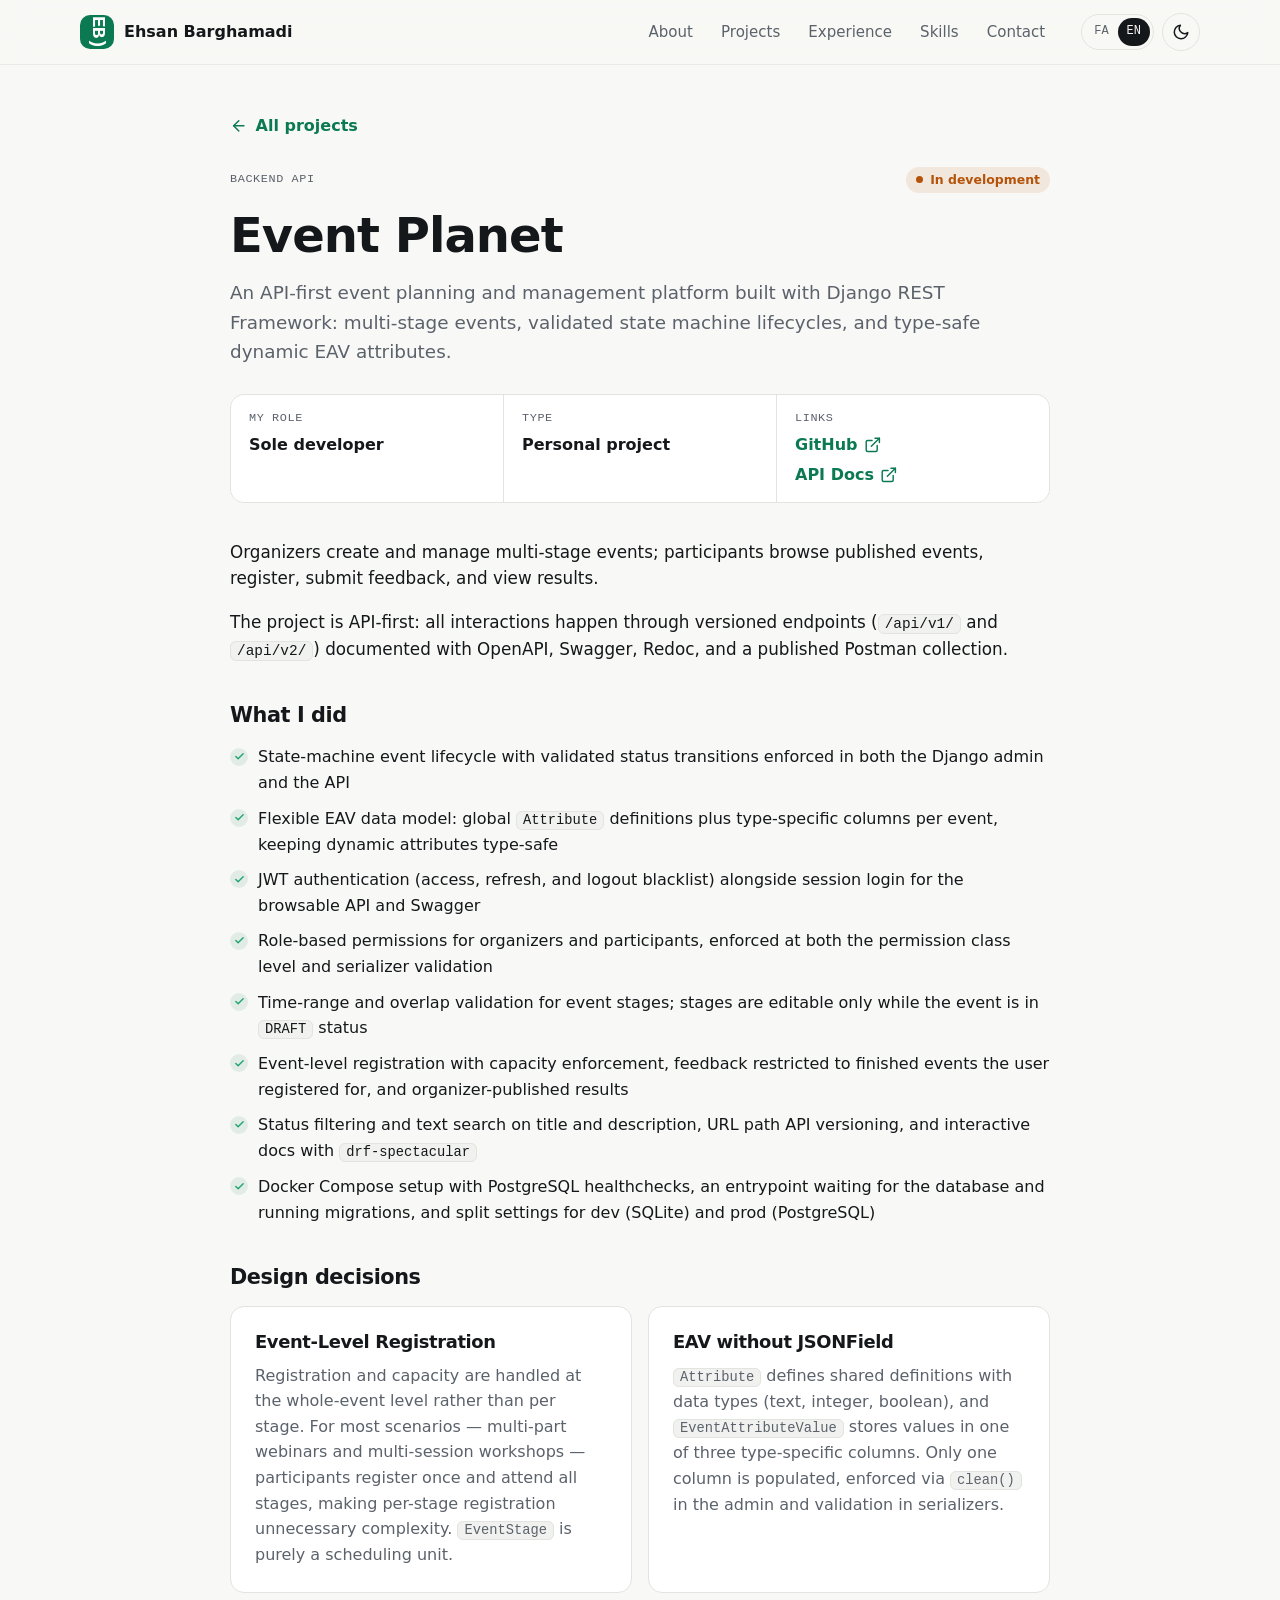
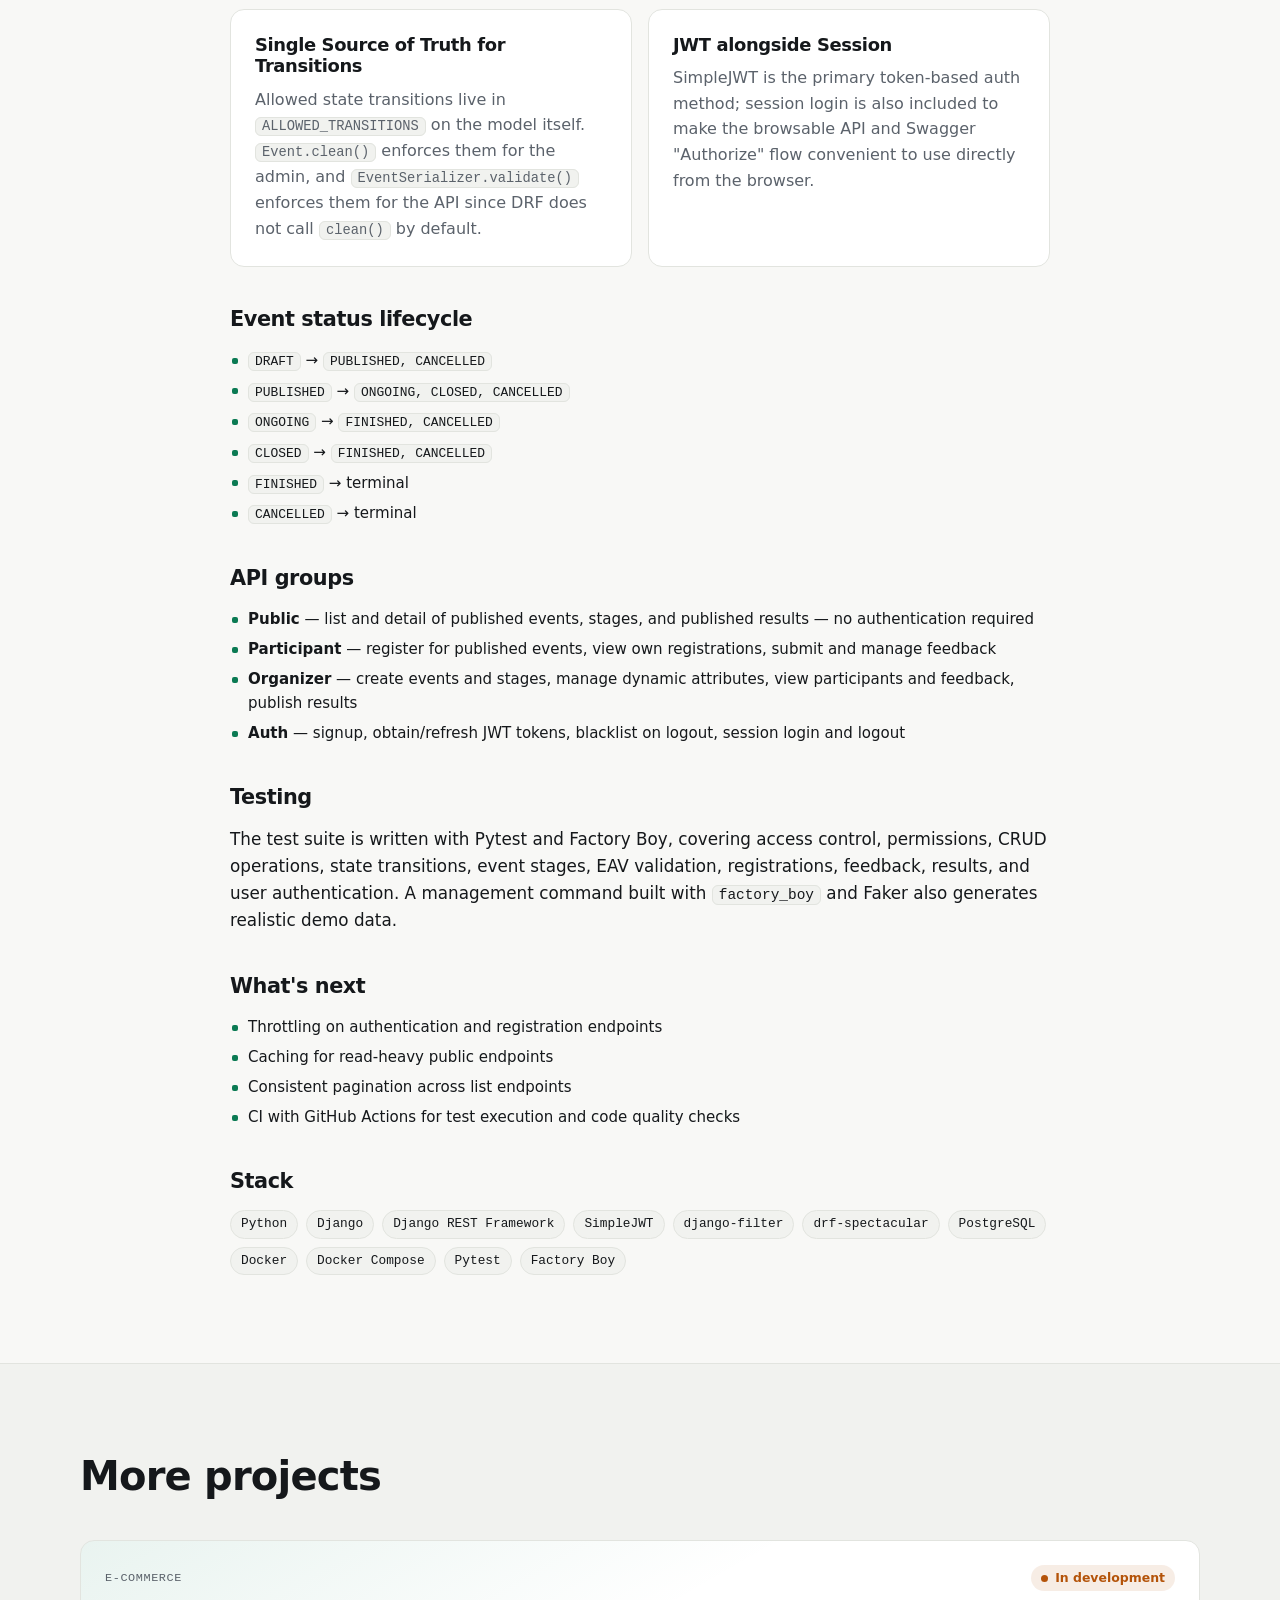
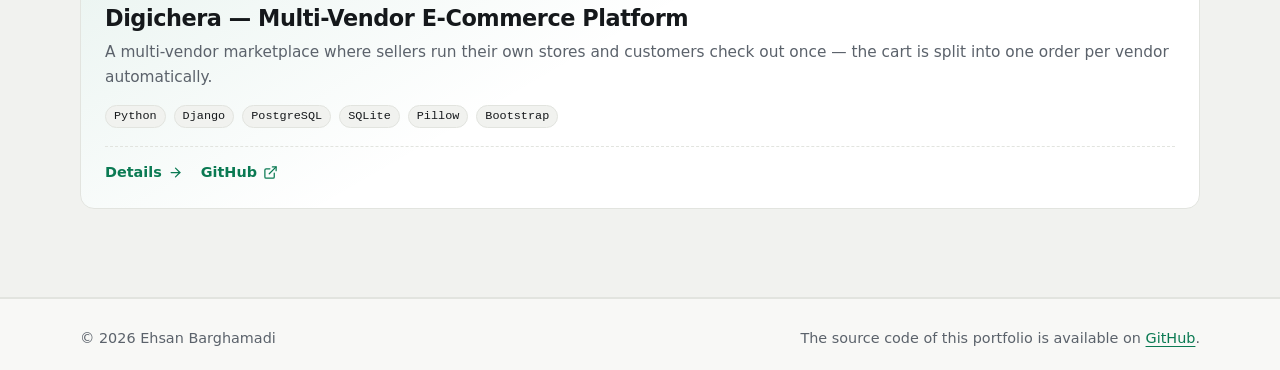
<file: projects/event-planet/index.html>
<!doctype html>
<html lang="en">
  <head>
    <meta charset="utf-8" />
    <meta name="viewport" content="width=device-width, initial-scale=1" />

    <title>Event Planet: Event Management REST API | Ehsan Barghamadi</title>
    <meta
      name="description"
      content="API-first event management platform built with Django REST Framework: validated status lifecycle, JWT auth and dynamic attributes. By Ehsan Barghamadi."
    />
    <meta name="author" content="Ehsan Barghamadi" />
    <meta name="robots" content="index, follow, max-image-preview:large" />
    <link
      rel="canonical"
      href="https://ehsanbarghamadi.ir/projects/event-planet/"
    />
    <link
      rel="alternate"
      hreflang="en"
      href="https://ehsanbarghamadi.ir/projects/event-planet/"
    />
    <link
      rel="alternate"
      hreflang="fa"
      href="https://ehsanbarghamadi.ir/fa/projects/event-planet/"
    />
    <link
      rel="alternate"
      hreflang="x-default"
      href="https://ehsanbarghamadi.ir/projects/event-planet/"
    />

    <meta property="og:type" content="article" />
    <meta property="og:locale" content="en_US" />
    <meta property="og:locale:alternate" content="fa_IR" />
    <meta property="og:site_name" content="Ehsan Barghamadi" />
    <meta
      property="og:url"
      content="https://ehsanbarghamadi.ir/projects/event-planet/"
    />
    <meta
      property="og:title"
      content="Event Planet: Event Management REST API | Ehsan Barghamadi"
    />
    <meta
      property="og:description"
      content="An API-first event management platform built with Django REST Framework: multi-stage events, a validated status lifecycle and type-safe dynamic attributes."
    />
    <meta
      property="og:image"
      content="https://ehsanbarghamadi.ir/static/img/og-image.jpg"
    />
    <meta property="og:image:width" content="1200" />
    <meta property="og:image:height" content="630" />
    <meta property="og:image:type" content="image/jpeg" />
    <meta
      property="og:image:alt"
      content="Ehsan Barghamadi — Python/Django backend developer"
    />

    <meta name="twitter:card" content="summary_large_image" />
    <meta
      name="twitter:title"
      content="Event Planet: Event Management REST API | Ehsan Barghamadi"
    />
    <meta
      name="twitter:description"
      content="An API-first event management platform built with Django REST Framework: multi-stage events, a validated status lifecycle and type-safe dynamic attributes."
    />
    <meta
      name="twitter:image"
      content="https://ehsanbarghamadi.ir/static/img/og-image.jpg"
    />
    <meta
      name="twitter:image:alt"
      content="Ehsan Barghamadi — Python/Django backend developer"
    />

    <meta name="color-scheme" content="dark light" />
    <meta
      name="theme-color"
      content="#f8f8f6"
      media="(prefers-color-scheme: light)"
    />
    <meta
      name="theme-color"
      content="#0b0e11"
      media="(prefers-color-scheme: dark)"
    />
    <link rel="icon" href="/favicon.ico" sizes="any" />
    <link
      rel="icon"
      href="/static/img/favicon.png"
      type="image/png"
      sizes="48x48"
    />
    <link rel="apple-touch-icon" href="/static/img/apple-touch-icon.png" />

    <script>
      (function () {
        try {
          var theme = localStorage.getItem("theme");
          if (theme === "light" || theme === "dark")
            document.documentElement.dataset.theme = theme;
        } catch (e) {}
      })();
    </script>

    <link rel="stylesheet" href="/static/css/style.css" />
    <script type="application/ld+json">
      {
        "@context": "https://schema.org",
        "@graph": [
          {
            "@type": "BreadcrumbList",
            "itemListElement": [
              {
                "@type": "ListItem",
                "position": 1,
                "name": "Home",
                "item": "https://ehsanbarghamadi.ir/"
              },
              {
                "@type": "ListItem",
                "position": 2,
                "name": "Projects",
                "item": "https://ehsanbarghamadi.ir/#projects"
              },
              {
                "@type": "ListItem",
                "position": 3,
                "name": "Event Planet",
                "item": "https://ehsanbarghamadi.ir/projects/event-planet/"
              }
            ]
          },
          {
            "@type": "SoftwareSourceCode",
            "@id": "https://ehsanbarghamadi.ir/projects/event-planet/#project",
            "name": "Event Planet",
            "description": "An API-first event management platform built with Django REST Framework: multi-stage events, a validated status lifecycle and type-safe dynamic attributes.",
            "url": "https://ehsanbarghamadi.ir/projects/event-planet/",
            "inLanguage": "en",
            "programmingLanguage": "Python",
            "codeRepositoryUrl": "https://github.com/EhsanBarghamadi/event-planet",
            "author": {
              "@id": "https://ehsanbarghamadi.ir/#person"
            }
          }
        ]
      }
    </script>
  </head>

  <body>
    <svg
      xmlns="http://www.w3.org/2000/svg"
      style="display: none"
      aria-hidden="true"
    >
      <defs>
        <symbol id="i-linkedin" viewBox="0 0 24 24">
          <path
            d="M16 8a6 6 0 0 1 6 6v7h-4v-7a2 2 0 0 0-4 0v7h-4v-7a6 6 0 0 1 6-6z"
          />
          <rect x="2" y="9" width="4" height="12" rx="1" />
          <circle cx="4" cy="4" r="2" />
        </symbol>
        <symbol id="i-telegram" viewBox="0 0 24 24">
          <path d="M22 2 11 13" />
          <path d="M22 2 15 22l-4-9-9-4 20-7z" />
        </symbol>
        <symbol id="i-github" viewBox="0 0 24 24">
          <path
            d="M9 19c-5 1.5-5-2.5-7-3m14 6v-3.87a3.37 3.37 0 0 0-.94-2.61c3.14-.35 6.44-1.54 6.44-7A5.44 5.44 0 0 0 20 4.77 5.07 5.07 0 0 0 19.91 1S18.73.65 16 2.48a13.38 13.38 0 0 0-7 0C6.27.65 5.09 1 5.09 1A5.07 5.07 0 0 0 5 4.77a5.44 5.44 0 0 0-1.5 3.78c0 5.42 3.3 6.61 6.44 7A3.37 3.37 0 0 0 9 18.13V22"
          />
        </symbol>
        <symbol id="i-mail" viewBox="0 0 24 24">
          <rect x="2" y="4" width="20" height="16" rx="2" />
          <path d="m22 7-8.97 5.7a1.94 1.94 0 0 1-2.06 0L2 7" />
        </symbol>
        <symbol id="i-phone" viewBox="0 0 24 24">
          <path
            d="M22 16.92v3a2 2 0 0 1-2.18 2 19.79 19.79 0 0 1-8.63-3.07 19.5 19.5 0 0 1-6-6 19.79 19.79 0 0 1-3.07-8.67A2 2 0 0 1 4.11 2h3a2 2 0 0 1 2 1.72 12.84 12.84 0 0 0 .7 2.81 2 2 0 0 1-.45 2.11L8.09 9.91a16 16 0 0 0 6 6l1.27-1.27a2 2 0 0 1 2.11-.45 12.84 12.84 0 0 0 2.81.7A2 2 0 0 1 22 16.92z"
          />
        </symbol>
        <symbol id="i-link" viewBox="0 0 24 24">
          <path
            d="M10 13a5 5 0 0 0 7.54.54l3-3a5 5 0 0 0-7.07-7.07l-1.72 1.71"
          />
          <path
            d="M14 11a5 5 0 0 0-7.54-.54l-3 3a5 5 0 0 0 7.07 7.07l1.71-1.71"
          />
        </symbol>
        <symbol id="i-external" viewBox="0 0 24 24">
          <path d="M18 13v6a2 2 0 0 1-2 2H5a2 2 0 0 1-2-2V8a2 2 0 0 1 2-2h6" />
          <path d="M15 3h6v6" />
          <path d="M10 14 21 3" />
        </symbol>
        <symbol id="i-arrow-right" viewBox="0 0 24 24">
          <path d="M5 12h14" />
          <path d="m12 5 7 7-7 7" />
        </symbol>
        <symbol id="i-arrow-left" viewBox="0 0 24 24">
          <path d="M19 12H5" />
          <path d="m12 19-7-7 7-7" />
        </symbol>
        <symbol id="i-map-pin" viewBox="0 0 24 24">
          <path d="M21 10c0 7-9 13-9 13s-9-6-9-13a9 9 0 0 1 18 0z" />
          <circle cx="12" cy="10" r="3" />
        </symbol>
        <symbol id="i-sun" viewBox="0 0 24 24">
          <circle cx="12" cy="12" r="5" />
          <path
            d="M12 1v2M12 21v2M4.22 4.22l1.42 1.42M18.36 18.36l1.42 1.42M1 12h2M21 12h2M4.22 19.78l1.42-1.42M18.36 5.64l1.42-1.42"
          />
        </symbol>
        <symbol id="i-moon" viewBox="0 0 24 24">
          <path d="M21 12.79A9 9 0 1 1 11.21 3 7 7 0 0 0 21 12.79z" />
        </symbol>
        <symbol id="i-menu" viewBox="0 0 24 24">
          <path d="M3 6h18M3 12h18M3 18h18" />
        </symbol>
        <symbol id="i-close" viewBox="0 0 24 24">
          <path d="M18 6 6 18M6 6l12 12" />
        </symbol>
        <symbol id="i-code" viewBox="0 0 24 24">
          <path d="m16 18 6-6-6-6" />
          <path d="m8 6-6 6 6 6" />
        </symbol>
        <symbol id="i-server" viewBox="0 0 24 24">
          <rect x="2" y="2" width="20" height="8" rx="2" />
          <rect x="2" y="14" width="20" height="8" rx="2" />
          <path d="M6 6h.01M6 18h.01" />
        </symbol>
        <symbol id="i-layers" viewBox="0 0 24 24">
          <path d="M12 2 2 7l10 5 10-5-10-5z" />
          <path d="m2 17 10 5 10-5" />
          <path d="m2 12 10 5 10-5" />
        </symbol>
        <symbol id="i-database" viewBox="0 0 24 24">
          <ellipse cx="12" cy="5" rx="9" ry="3" />
          <path d="M21 12c0 1.66-4 3-9 3s-9-1.34-9-3" />
          <path d="M3 5v14c0 1.66 4 3 9 3s9-1.34 9-3V5" />
        </symbol>
        <symbol id="i-activity" viewBox="0 0 24 24">
          <path d="M22 12h-4l-3 9L9 3l-3 9H2" />
        </symbol>
        <symbol id="i-cpu" viewBox="0 0 24 24">
          <rect x="4" y="4" width="16" height="16" rx="2" />
          <rect x="9" y="9" width="6" height="6" />
          <path d="M9 1v3M15 1v3M9 20v3M15 20v3M20 9h3M20 14h3M1 9h3M1 14h3" />
        </symbol>
        <symbol id="i-play" viewBox="0 0 24 24">
          <circle cx="12" cy="12" r="10" />
          <path d="m10 8 6 4-6 4V8z" />
        </symbol>
        <symbol id="i-shield" viewBox="0 0 24 24">
          <path d="M12 22s8-4 8-10V5l-8-3-8 3v7c0 6 8 10 8 10z" />
        </symbol>
        <symbol id="i-globe" viewBox="0 0 24 24">
          <circle cx="12" cy="12" r="10" />
          <path d="M2 12h20" />
          <path
            d="M12 2a15.3 15.3 0 0 1 4 10 15.3 15.3 0 0 1-4 10 15.3 15.3 0 0 1-4-10 15.3 15.3 0 0 1 4-10z"
          />
        </symbol>
        <symbol id="i-git" viewBox="0 0 24 24">
          <circle cx="18" cy="18" r="3" />
          <circle cx="6" cy="6" r="3" />
          <path d="M13 6h3a2 2 0 0 1 2 2v7" />
          <path d="M6 9v12" />
        </symbol>
        <symbol id="i-terminal" viewBox="0 0 24 24">
          <path d="m4 17 6-6-6-6" />
          <path d="M12 19h8" />
        </symbol>
        <symbol id="i-box" viewBox="0 0 24 24">
          <path
            d="M21 16V8a2 2 0 0 0-1-1.73l-7-4a2 2 0 0 0-2 0l-7 4A2 2 0 0 0 3 8v8a2 2 0 0 0 1 1.73l7 4a2 2 0 0 0 2 0l7-4A2 2 0 0 0 21 16z"
          />
          <path d="M3.27 6.96 12 12.01l8.73-5.05" />
          <path d="M12 22.08V12" />
        </symbol>
        <symbol id="i-download" viewBox="0 0 24 24">
          <path d="M21 15v4a2 2 0 0 1-2 2H5a2 2 0 0 1-2-2v-4" />
          <path d="m7 10 5 5 5-5" />
          <path d="M12 15V3" />
        </symbol>
        <symbol id="i-check" viewBox="0 0 24 24">
          <path d="M20 6 9 17l-5-5" />
        </symbol>
      </defs>
    </svg>

    <a class="skip-link" href="#main">Skip to content</a>

    <header class="site-header" id="top">
      <div class="container site-header__inner">
        <a class="brand" href="/" aria-label="Ehsan Barghamadi">
          <span class="brand__mark" aria-hidden="true"><span>EB)</span></span>
          <span class="brand__name">Ehsan Barghamadi</span>
        </a>

        <nav class="site-nav" id="site-nav" aria-label="Main navigation">
          <a href="/#about">About</a><a href="/#projects">Projects</a
          ><a href="/#experience">Experience</a><a href="/#skills">Skills</a
          ><a href="/#contact">Contact</a>
        </nav>

        <div class="site-header__tools">
          <div class="lang-switch" role="group" aria-label="Language">
            <a href="/fa/projects/event-planet/" hreflang="fa" lang="fa">FA</a>
            <a
              href="/projects/event-planet/"
              hreflang="en"
              lang="en"
              aria-current="page"
              >EN</a
            >
          </div>
          <button
            class="icon-button"
            type="button"
            data-theme-toggle
            aria-label="Switch theme"
          >
            <svg class="icon icon--sun"><use href="#i-sun"></use></svg>
            <svg class="icon icon--moon"><use href="#i-moon"></use></svg>
          </button>
          <button
            class="icon-button nav-toggle"
            type="button"
            data-nav-toggle
            aria-controls="site-nav"
            aria-expanded="false"
            aria-label="Menu"
          >
            <svg class="icon icon--menu"><use href="#i-menu"></use></svg>
            <svg class="icon icon--close"><use href="#i-close"></use></svg>
          </button>
        </div>
      </div>
    </header>

    <main id="main">
      <article class="section project-page">
        <div class="container container--narrow">
          <a class="back-link" href="/#projects">
            <svg class="icon"><use href="#i-arrow-left"></use></svg>All
            projects</a
          >

          <header class="project-page__head">
            <div class="project__top">
              <span class="project__category">Backend API</span>
              <span class="status status--development"
                ><span class="dot" aria-hidden="true"></span>In
                development</span
              >
            </div>
            <h1>Event Planet</h1>
            <p class="project-page__lead">
              An API-first event planning and management platform built with
              Django REST Framework: multi-stage events, validated state machine
              lifecycles, and type-safe dynamic EAV attributes.
            </p>
          </header>

          <dl class="facts">
            <div>
              <dt>My role</dt>
              <dd>Sole developer</dd>
            </div>
            <div>
              <dt>Type</dt>
              <dd>Personal project</dd>
            </div>
            <div>
              <dt>Links</dt>
              <dd class="facts__links">
                <a
                  href="https://github.com/EhsanBarghamadi/event-planet"
                  rel="noopener"
                  target="_blank"
                  >GitHub<svg class="icon" aria-hidden="true">
                    <use href="#i-external"></use></svg></a
                ><a
                  href="https://documenter.getpostman.com/view/56734062/2sBY4Qsf5R"
                  rel="noopener"
                  target="_blank"
                  >API Docs<svg class="icon" aria-hidden="true">
                    <use href="#i-external"></use></svg
                ></a>
              </dd>
            </div>
          </dl>

          <div class="prose">
            <p>
              Organizers create and manage multi-stage events; participants
              browse published events, register, submit feedback, and view
              results.
            </p>
            <p>
              The project is API-first: all interactions happen through
              versioned endpoints (<code>/api/v1/</code> and
              <code>/api/v2/</code>) documented with OpenAPI, Swagger, Redoc,
              and a published Postman collection.
            </p>
          </div>

          <h2 class="project-page__subtitle">What I did</h2>
          <ul class="checklist">
            <li>
              State-machine event lifecycle with validated status transitions
              enforced in both the Django admin and the API
            </li>
            <li>
              Flexible EAV data model: global <code>Attribute</code> definitions
              plus type-specific columns per event, keeping dynamic attributes
              type-safe
            </li>
            <li>
              JWT authentication (access, refresh, and logout blacklist)
              alongside session login for the browsable API and Swagger
            </li>
            <li>
              Role-based permissions for organizers and participants, enforced
              at both the permission class level and serializer validation
            </li>
            <li>
              Time-range and overlap validation for event stages; stages are
              editable only while the event is in <code>DRAFT</code> status
            </li>
            <li>
              Event-level registration with capacity enforcement, feedback
              restricted to finished events the user registered for, and
              organizer-published results
            </li>
            <li>
              Status filtering and text search on title and description, URL
              path API versioning, and interactive docs with
              <code>drf-spectacular</code>
            </li>
            <li>
              Docker Compose setup with PostgreSQL healthchecks, an entrypoint
              waiting for the database and running migrations, and split
              settings for dev (SQLite) and prod (PostgreSQL)
            </li>
          </ul>

          <h2 class="project-page__subtitle">Design decisions</h2>
          <div class="grid grid--2">
            <div class="card">
              <h3 class="card__title">Event-Level Registration</h3>
              <p>
                Registration and capacity are handled at the whole-event level
                rather than per stage. For most scenarios — multi-part webinars
                and multi-session workshops — participants register once and
                attend all stages, making per-stage registration unnecessary
                complexity. <code>EventStage</code> is purely a scheduling unit.
              </p>
            </div>
            <div class="card">
              <h3 class="card__title">EAV without JSONField</h3>
              <p>
                <code>Attribute</code> defines shared definitions with data
                types (text, integer, boolean), and
                <code>EventAttributeValue</code> stores values in one of three
                type-specific columns. Only one column is populated, enforced
                via <code>clean()</code> in the admin and validation in
                serializers.
              </p>
            </div>
            <div class="card">
              <h3 class="card__title">
                Single Source of Truth for Transitions
              </h3>
              <p>
                Allowed state transitions live in
                <code>ALLOWED_TRANSITIONS</code> on the model itself.
                <code>Event.clean()</code> enforces them for the admin, and
                <code>EventSerializer.validate()</code> enforces them for the
                API since DRF does not call <code>clean()</code> by default.
              </p>
            </div>
            <div class="card">
              <h3 class="card__title">JWT alongside Session</h3>
              <p>
                SimpleJWT is the primary token-based auth method; session login
                is also included to make the browsable API and Swagger
                "Authorize" flow convenient to use directly from the browser.
              </p>
            </div>
          </div>

          <h2 class="project-page__subtitle">Event status lifecycle</h2>
          <ul class="bullets state-list">
            <li><code>DRAFT</code> → <code>PUBLISHED, CANCELLED</code></li>
            <li>
              <code>PUBLISHED</code> → <code>ONGOING, CLOSED, CANCELLED</code>
            </li>
            <li><code>ONGOING</code> → <code>FINISHED, CANCELLED</code></li>
            <li><code>CLOSED</code> → <code>FINISHED, CANCELLED</code></li>
            <li><code>FINISHED</code> → terminal</li>
            <li><code>CANCELLED</code> → terminal</li>
          </ul>

          <h2 class="project-page__subtitle">API groups</h2>
          <ul class="bullets">
            <li>
              <strong>Public</strong> — list and detail of published events,
              stages, and published results — no authentication required
            </li>
            <li>
              <strong>Participant</strong> — register for published events, view
              own registrations, submit and manage feedback
            </li>
            <li>
              <strong>Organizer</strong> — create events and stages, manage
              dynamic attributes, view participants and feedback, publish
              results
            </li>
            <li>
              <strong>Auth</strong> — signup, obtain/refresh JWT tokens,
              blacklist on logout, session login and logout
            </li>
          </ul>

          <h2 class="project-page__subtitle">Testing</h2>
          <div class="prose">
            <p>
              The test suite is written with Pytest and Factory Boy, covering
              access control, permissions, CRUD operations, state transitions,
              event stages, EAV validation, registrations, feedback, results,
              and user authentication. A management command built with
              <code>factory_boy</code> and Faker also generates realistic demo
              data.
            </p>
          </div>

          <h2 class="project-page__subtitle">What's next</h2>
          <ul class="bullets">
            <li>Throttling on authentication and registration endpoints</li>
            <li>Caching for read-heavy public endpoints</li>
            <li>Consistent pagination across list endpoints</li>
            <li>
              CI with GitHub Actions for test execution and code quality checks
            </li>
          </ul>

          <h2 class="project-page__subtitle">Stack</h2>
          <ul class="tags">
            <li>Python</li>
            <li>Django</li>
            <li>Django REST Framework</li>
            <li>SimpleJWT</li>
            <li>django-filter</li>
            <li>drf-spectacular</li>
            <li>PostgreSQL</li>
            <li>Docker</li>
            <li>Docker Compose</li>
            <li>Pytest</li>
            <li>Factory Boy</li>
          </ul>
        </div>
      </article>

      <section class="section section--band">
        <div class="container">
          <header class="section__head">
            <h2>More projects</h2>
          </header>
          <div class="grid grid--2 projects">
            <article class="card project project--featured">
              <div class="project__top">
                <span class="project__category">E-Commerce</span>
                <span class="status status--development"
                  ><span class="dot" aria-hidden="true"></span>In
                  development</span
                >
              </div>
              <h3 class="project__title">
                <a href="/projects/digichera/"
                  >Digichera — Multi-Vendor E-Commerce Platform</a
                >
              </h3>
              <p class="project__summary">
                A multi-vendor marketplace where sellers run their own stores
                and customers check out once — the cart is split into one order
                per vendor automatically.
              </p>
              <ul class="tags tags--small">
                <li>Python</li>
                <li>Django</li>
                <li>PostgreSQL</li>
                <li>SQLite</li>
                <li>Pillow</li>
                <li>Bootstrap</li>
              </ul>
              <div class="project__links">
                <a href="/projects/digichera/"
                  >Details<svg class="icon" aria-hidden="true">
                    <use href="#i-arrow-right"></use></svg></a
                ><a
                  href="https://github.com/EhsanBarghamadi/digichera"
                  rel="noopener"
                  target="_blank"
                  >GitHub<svg class="icon" aria-hidden="true">
                    <use href="#i-external"></use></svg
                ></a>
              </div>
            </article>
          </div>
        </div>
      </section>
    </main>

    <footer class="site-footer">
      <div class="container site-footer__inner">
        <p>&copy; 2026 Ehsan Barghamadi</p>
        <p class="site-footer__note">
          The source code of this portfolio is available on
          <a
            href="https://github.com/EhsanBarghamadi/ehsanbarghamadi.github.io"
            rel="noopener"
            target="_blank"
            >GitHub</a
          >.
        </p>
      </div>
    </footer>

    <script src="/static/js/script.js" defer></script>
  </body>
</html>
</file>
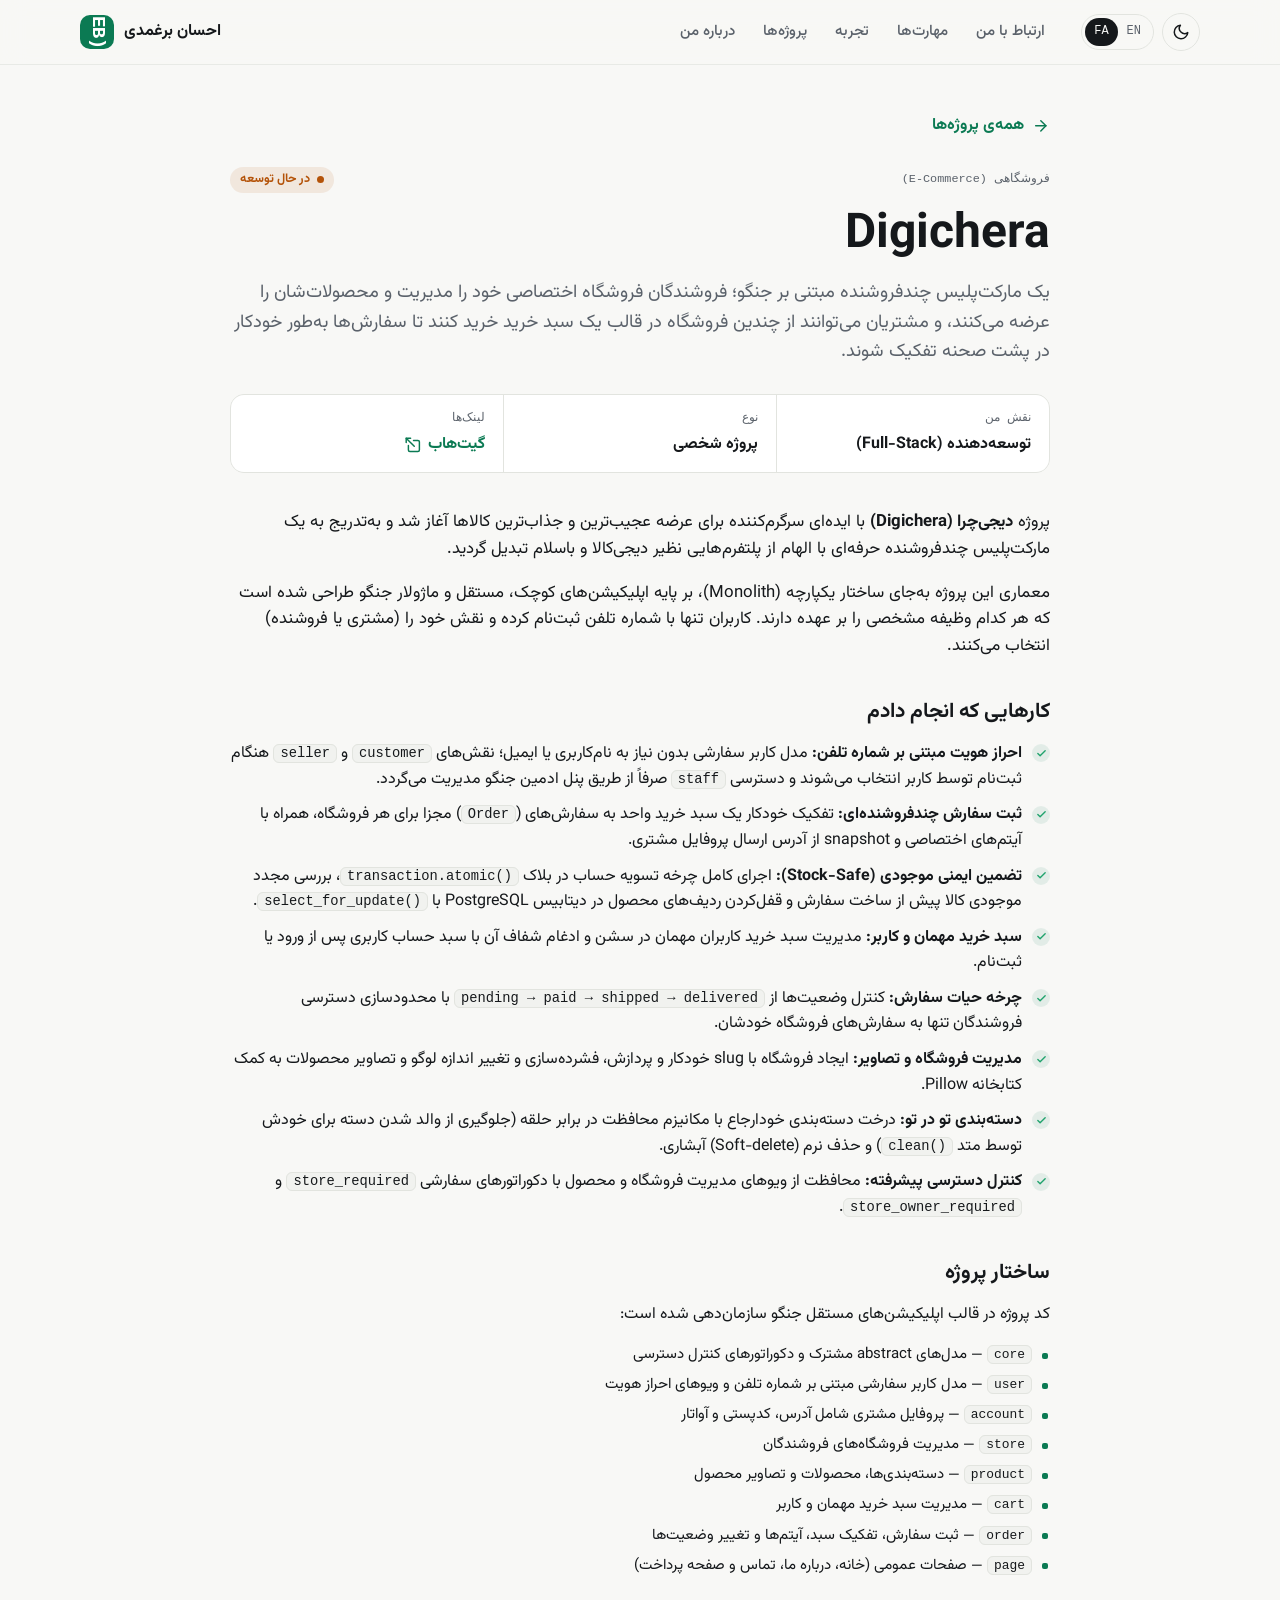
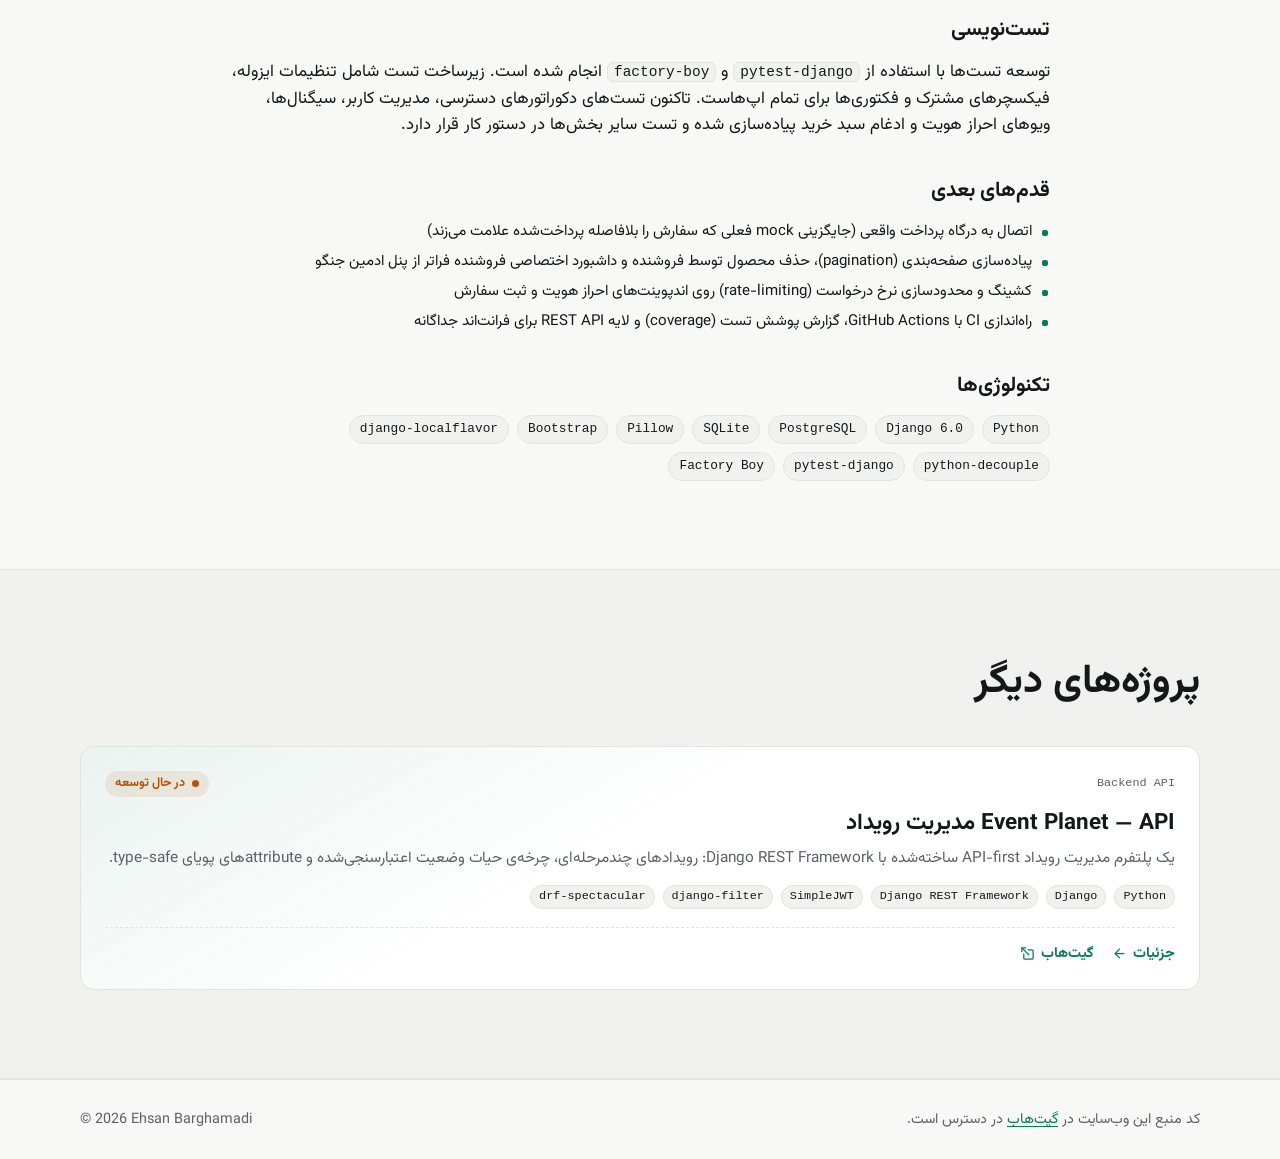
<file: fa/projects/digichera/index.html>
<!doctype html>
<html lang="fa" dir="rtl">
  <head>
    <meta charset="utf-8" />
    <meta name="viewport" content="width=device-width, initial-scale=1" />

    <title>Digichera؛ پلتفرم فروشگاهی چندفروشنده | احسان برغمدی</title>
    <meta
      name="description"
      content="مارکت‌پلیس چندفروشنده با Django و PostgreSQL؛ سبد خرید با یک پرداخت به‌صورت خودکار به سفارش‌های مجزای هر فروشنده تقسیم می‌شود. پروژه‌ی احسان برغمدی."
    />
    <meta name="author" content="Ehsan Barghamadi" />
    <meta name="robots" content="index, follow, max-image-preview:large" />
    <link
      rel="canonical"
      href="https://ehsanbarghamadi.ir/fa/projects/digichera/"
    />
    <link
      rel="alternate"
      hreflang="en"
      href="https://ehsanbarghamadi.ir/projects/digichera/"
    />
    <link
      rel="alternate"
      hreflang="fa"
      href="https://ehsanbarghamadi.ir/fa/projects/digichera/"
    />
    <link
      rel="alternate"
      hreflang="x-default"
      href="https://ehsanbarghamadi.ir/projects/digichera/"
    />

    <meta property="og:type" content="article" />
    <meta property="og:locale" content="fa_IR" />
    <meta property="og:locale:alternate" content="en_US" />
    <meta property="og:site_name" content="احسان برغمدی" />
    <meta
      property="og:url"
      content="https://ehsanbarghamadi.ir/fa/projects/digichera/"
    />
    <meta
      property="og:title"
      content="Digichera؛ پلتفرم فروشگاهی چندفروشنده | احسان برغمدی"
    />
    <meta
      property="og:description"
      content="یک مارکت‌پلیس چندفروشنده که فروشنده‌ها فروشگاه خودشان را دارند و مشتری با یک بار پرداخت خرید می‌کند؛ سبد خرید به‌صورت خودکار به سفارش‌های مجزای هر فروشنده تقسیم می‌شود."
    />
    <meta
      property="og:image"
      content="https://ehsanbarghamadi.ir/static/img/og-image.jpg"
    />
    <meta property="og:image:width" content="1200" />
    <meta property="og:image:height" content="630" />
    <meta property="og:image:type" content="image/jpeg" />
    <meta
      property="og:image:alt"
      content="احسان برغمدی — توسعه‌دهنده بک‌اند پایتون و جنگو"
    />

    <meta name="twitter:card" content="summary_large_image" />
    <meta
      name="twitter:title"
      content="Digichera؛ پلتفرم فروشگاهی چندفروشنده | احسان برغمدی"
    />
    <meta
      name="twitter:description"
      content="یک مارکت‌پلیس چندفروشنده که فروشنده‌ها فروشگاه خودشان را دارند و مشتری با یک بار پرداخت خرید می‌کند؛ سبد خرید به‌صورت خودکار به سفارش‌های مجزای هر فروشنده تقسیم می‌شود."
    />
    <meta
      name="twitter:image"
      content="https://ehsanbarghamadi.ir/static/img/og-image.jpg"
    />
    <meta
      name="twitter:image:alt"
      content="احسان برغمدی — توسعه‌دهنده بک‌اند پایتون و جنگو"
    />

    <meta name="color-scheme" content="dark light" />
    <meta
      name="theme-color"
      content="#f8f8f6"
      media="(prefers-color-scheme: light)"
    />
    <meta
      name="theme-color"
      content="#0b0e11"
      media="(prefers-color-scheme: dark)"
    />
    <link rel="icon" href="/favicon.ico" sizes="any" />
    <link
      rel="icon"
      href="/static/img/favicon.png"
      type="image/png"
      sizes="48x48"
    />
    <link rel="apple-touch-icon" href="/static/img/apple-touch-icon.png" />

    <script>
      (function () {
        try {
          var theme = localStorage.getItem("theme");
          if (theme === "light" || theme === "dark")
            document.documentElement.dataset.theme = theme;
        } catch (e) {}
      })();
    </script>

    <link
      rel="preload"
      href="/static/fonts/vazirmatn/Vazirmatn-Regular.woff2"
      as="font"
      type="font/woff2"
      crossorigin
    />
    <link
      rel="preload"
      href="/static/fonts/vazirmatn/Vazirmatn-Medium.woff2"
      as="font"
      type="font/woff2"
      crossorigin
    />
    <link
      rel="preload"
      href="/static/fonts/vazirmatn/Vazirmatn-Bold.woff2"
      as="font"
      type="font/woff2"
      crossorigin
    />
    <link rel="stylesheet" href="/static/css/style.css" />
    <script type="application/ld+json">
      {
        "@context": "https://schema.org",
        "@graph": [
          {
            "@type": "BreadcrumbList",
            "itemListElement": [
              {
                "@type": "ListItem",
                "position": 1,
                "name": "خانه",
                "item": "https://ehsanbarghamadi.ir/fa/"
              },
              {
                "@type": "ListItem",
                "position": 2,
                "name": "پروژه‌ها",
                "item": "https://ehsanbarghamadi.ir/fa/#projects"
              },
              {
                "@type": "ListItem",
                "position": 3,
                "name": "Digichera",
                "item": "https://ehsanbarghamadi.ir/fa/projects/digichera/"
              }
            ]
          },
          {
            "@type": "SoftwareSourceCode",
            "@id": "https://ehsanbarghamadi.ir/fa/projects/digichera/#project",
            "name": "Digichera",
            "description": "یک مارکت‌پلیس چندفروشنده که فروشنده‌ها فروشگاه خودشان را دارند و مشتری با یک بار پرداخت خرید می‌کند؛ سبد خرید به‌صورت خودکار به سفارش‌های مجزای هر فروشنده تقسیم می‌شود.",
            "url": "https://ehsanbarghamadi.ir/fa/projects/digichera/",
            "inLanguage": "fa",
            "programmingLanguage": "Python",
            "codeRepositoryUrl": "https://github.com/EhsanBarghamadi/digichera",
            "author": {
              "@id": "https://ehsanbarghamadi.ir/#person"
            }
          }
        ]
      }
    </script>
  </head>

  <body>
    <svg
      xmlns="http://www.w3.org/2000/svg"
      style="display: none"
      aria-hidden="true"
    >
      <defs>
        <symbol id="i-linkedin" viewBox="0 0 24 24">
          <path
            d="M16 8a6 6 0 0 1 6 6v7h-4v-7a2 2 0 0 0-4 0v7h-4v-7a6 6 0 0 1 6-6z"
          />
          <rect x="2" y="9" width="4" height="12" rx="1" />
          <circle cx="4" cy="4" r="2" />
        </symbol>
        <symbol id="i-telegram" viewBox="0 0 24 24">
          <path d="M22 2 11 13" />
          <path d="M22 2 15 22l-4-9-9-4 20-7z" />
        </symbol>
        <symbol id="i-github" viewBox="0 0 24 24">
          <path
            d="M9 19c-5 1.5-5-2.5-7-3m14 6v-3.87a3.37 3.37 0 0 0-.94-2.61c3.14-.35 6.44-1.54 6.44-7A5.44 5.44 0 0 0 20 4.77 5.07 5.07 0 0 0 19.91 1S18.73.65 16 2.48a13.38 13.38 0 0 0-7 0C6.27.65 5.09 1 5.09 1A5.07 5.07 0 0 0 5 4.77a5.44 5.44 0 0 0-1.5 3.78c0 5.42 3.3 6.61 6.44 7A3.37 3.37 0 0 0 9 18.13V22"
          />
        </symbol>
        <symbol id="i-mail" viewBox="0 0 24 24">
          <rect x="2" y="4" width="20" height="16" rx="2" />
          <path d="m22 7-8.97 5.7a1.94 1.94 0 0 1-2.06 0L2 7" />
        </symbol>
        <symbol id="i-phone" viewBox="0 0 24 24">
          <path
            d="M22 16.92v3a2 2 0 0 1-2.18 2 19.79 19.79 0 0 1-8.63-3.07 19.5 19.5 0 0 1-6-6 19.79 19.79 0 0 1-3.07-8.67A2 2 0 0 1 4.11 2h3a2 2 0 0 1 2 1.72 12.84 12.84 0 0 0 .7 2.81 2 2 0 0 1-.45 2.11L8.09 9.91a16 16 0 0 0 6 6l1.27-1.27a2 2 0 0 1 2.11-.45 12.84 12.84 0 0 0 2.81.7A2 2 0 0 1 22 16.92z"
          />
        </symbol>
        <symbol id="i-link" viewBox="0 0 24 24">
          <path
            d="M10 13a5 5 0 0 0 7.54.54l3-3a5 5 0 0 0-7.07-7.07l-1.72 1.71"
          />
          <path
            d="M14 11a5 5 0 0 0-7.54-.54l-3 3a5 5 0 0 0 7.07 7.07l1.71-1.71"
          />
        </symbol>
        <symbol id="i-external" viewBox="0 0 24 24">
          <path d="M18 13v6a2 2 0 0 1-2 2H5a2 2 0 0 1-2-2V8a2 2 0 0 1 2-2h6" />
          <path d="M15 3h6v6" />
          <path d="M10 14 21 3" />
        </symbol>
        <symbol id="i-arrow-right" viewBox="0 0 24 24">
          <path d="M5 12h14" />
          <path d="m12 5 7 7-7 7" />
        </symbol>
        <symbol id="i-arrow-left" viewBox="0 0 24 24">
          <path d="M19 12H5" />
          <path d="m12 19-7-7 7-7" />
        </symbol>
        <symbol id="i-map-pin" viewBox="0 0 24 24">
          <path d="M21 10c0 7-9 13-9 13s-9-6-9-13a9 9 0 0 1 18 0z" />
          <circle cx="12" cy="10" r="3" />
        </symbol>
        <symbol id="i-sun" viewBox="0 0 24 24">
          <circle cx="12" cy="12" r="5" />
          <path
            d="M12 1v2M12 21v2M4.22 4.22l1.42 1.42M18.36 18.36l1.42 1.42M1 12h2M21 12h2M4.22 19.78l1.42-1.42M18.36 5.64l1.42-1.42"
          />
        </symbol>
        <symbol id="i-moon" viewBox="0 0 24 24">
          <path d="M21 12.79A9 9 0 1 1 11.21 3 7 7 0 0 0 21 12.79z" />
        </symbol>
        <symbol id="i-menu" viewBox="0 0 24 24">
          <path d="M3 6h18M3 12h18M3 18h18" />
        </symbol>
        <symbol id="i-close" viewBox="0 0 24 24">
          <path d="M18 6 6 18M6 6l12 12" />
        </symbol>
        <symbol id="i-code" viewBox="0 0 24 24">
          <path d="m16 18 6-6-6-6" />
          <path d="m8 6-6 6 6 6" />
        </symbol>
        <symbol id="i-server" viewBox="0 0 24 24">
          <rect x="2" y="2" width="20" height="8" rx="2" />
          <rect x="2" y="14" width="20" height="8" rx="2" />
          <path d="M6 6h.01M6 18h.01" />
        </symbol>
        <symbol id="i-layers" viewBox="0 0 24 24">
          <path d="M12 2 2 7l10 5 10-5-10-5z" />
          <path d="m2 17 10 5 10-5" />
          <path d="m2 12 10 5 10-5" />
        </symbol>
        <symbol id="i-database" viewBox="0 0 24 24">
          <ellipse cx="12" cy="5" rx="9" ry="3" />
          <path d="M21 12c0 1.66-4 3-9 3s-9-1.34-9-3" />
          <path d="M3 5v14c0 1.66 4 3 9 3s9-1.34 9-3V5" />
        </symbol>
        <symbol id="i-activity" viewBox="0 0 24 24">
          <path d="M22 12h-4l-3 9L9 3l-3 9H2" />
        </symbol>
        <symbol id="i-cpu" viewBox="0 0 24 24">
          <rect x="4" y="4" width="16" height="16" rx="2" />
          <rect x="9" y="9" width="6" height="6" />
          <path d="M9 1v3M15 1v3M9 20v3M15 20v3M20 9h3M20 14h3M1 9h3M1 14h3" />
        </symbol>
        <symbol id="i-play" viewBox="0 0 24 24">
          <circle cx="12" cy="12" r="10" />
          <path d="m10 8 6 4-6 4V8z" />
        </symbol>
        <symbol id="i-shield" viewBox="0 0 24 24">
          <path d="M12 22s8-4 8-10V5l-8-3-8 3v7c0 6 8 10 8 10z" />
        </symbol>
        <symbol id="i-globe" viewBox="0 0 24 24">
          <circle cx="12" cy="12" r="10" />
          <path d="M2 12h20" />
          <path
            d="M12 2a15.3 15.3 0 0 1 4 10 15.3 15.3 0 0 1-4 10 15.3 15.3 0 0 1-4-10 15.3 15.3 0 0 1 4-10z"
          />
        </symbol>
        <symbol id="i-git" viewBox="0 0 24 24">
          <circle cx="18" cy="18" r="3" />
          <circle cx="6" cy="6" r="3" />
          <path d="M13 6h3a2 2 0 0 1 2 2v7" />
          <path d="M6 9v12" />
        </symbol>
        <symbol id="i-terminal" viewBox="0 0 24 24">
          <path d="m4 17 6-6-6-6" />
          <path d="M12 19h8" />
        </symbol>
        <symbol id="i-box" viewBox="0 0 24 24">
          <path
            d="M21 16V8a2 2 0 0 0-1-1.73l-7-4a2 2 0 0 0-2 0l-7 4A2 2 0 0 0 3 8v8a2 2 0 0 0 1 1.73l7 4a2 2 0 0 0 2 0l7-4A2 2 0 0 0 21 16z"
          />
          <path d="M3.27 6.96 12 12.01l8.73-5.05" />
          <path d="M12 22.08V12" />
        </symbol>
        <symbol id="i-download" viewBox="0 0 24 24">
          <path d="M21 15v4a2 2 0 0 1-2 2H5a2 2 0 0 1-2-2v-4" />
          <path d="m7 10 5 5 5-5" />
          <path d="M12 15V3" />
        </symbol>
        <symbol id="i-check" viewBox="0 0 24 24">
          <path d="M20 6 9 17l-5-5" />
        </symbol>
      </defs>
    </svg>

    <a class="skip-link" href="#main">پرش به محتوا</a>

    <header class="site-header" id="top">
      <div class="container site-header__inner">
        <a class="brand" href="/fa/" aria-label="احسان برغمدی">
          <span class="brand__mark" aria-hidden="true"><span>EB)</span></span>
          <span class="brand__name">احسان برغمدی</span>
        </a>

        <nav class="site-nav" id="site-nav" aria-label="منوی اصلی">
          <a href="/fa/#about">درباره من</a><a href="/fa/#projects">پروژه‌ها</a
          ><a href="/fa/#experience">تجربه</a><a href="/fa/#skills">مهارت‌ها</a
          ><a href="/fa/#contact">ارتباط با من</a>
        </nav>

        <div class="site-header__tools">
          <div class="lang-switch" role="group" aria-label="زبان">
            <a
              href="/fa/projects/digichera/"
              hreflang="fa"
              lang="fa"
              aria-current="page"
              >FA</a
            >
            <a href="/projects/digichera/" hreflang="en" lang="en">EN</a>
          </div>
          <button
            class="icon-button"
            type="button"
            data-theme-toggle
            aria-label="تغییر تم"
          >
            <svg class="icon icon--sun"><use href="#i-sun"></use></svg>
            <svg class="icon icon--moon"><use href="#i-moon"></use></svg>
          </button>
          <button
            class="icon-button nav-toggle"
            type="button"
            data-nav-toggle
            aria-controls="site-nav"
            aria-expanded="false"
            aria-label="منو"
          >
            <svg class="icon icon--menu"><use href="#i-menu"></use></svg>
            <svg class="icon icon--close"><use href="#i-close"></use></svg>
          </button>
        </div>
      </div>
    </header>

    <main id="main">
      <article class="section project-page">
        <div class="container container--narrow">
          <a class="back-link" href="/fa/#projects">
            <svg class="icon"><use href="#i-arrow-right"></use></svg>همه‌ی
            پروژه‌ها
          </a>

          <header class="project-page__head">
            <div class="project__top">
              <span class="project__category">فروشگاهی (E-Commerce)</span>
              <span class="status status--development"
                ><span class="dot" aria-hidden="true"></span>در حال توسعه</span
              >
            </div>
            <h1>Digichera</h1>
            <p class="project-page__lead">
              یک مارکت‌پلیس چندفروشنده مبتنی بر جنگو؛ فروشندگان فروشگاه اختصاصی
              خود را مدیریت و محصولات‌شان را عرضه می‌کنند، و مشتریان می‌توانند
              از چندین فروشگاه در قالب یک سبد خرید خرید کنند تا سفارش‌ها به‌طور
              خودکار در پشت صحنه تفکیک شوند.
            </p>
          </header>

          <dl class="facts">
            <div>
              <dt>نقش من</dt>
              <dd>توسعه‌دهنده (Full-Stack)</dd>
            </div>
            <div>
              <dt>نوع</dt>
              <dd>پروژه شخصی</dd>
            </div>
            <div>
              <dt>لینک‌ها</dt>
              <dd class="facts__links">
                <a
                  href="https://github.com/EhsanBarghamadi/digichera"
                  rel="noopener"
                  target="_blank"
                  >گیت‌هاب<svg class="icon" aria-hidden="true">
                    <use href="#i-external"></use></svg
                ></a>
              </dd>
            </div>
          </dl>

          <div class="prose">
            <p>
              پروژه <strong>دیجی‌چرا (Digichera)</strong> با ایده‌ای سرگرم‌کننده
              برای عرضه عجیب‌ترین و جذاب‌ترین کالاها آغاز شد و به‌تدریج به یک
              مارکت‌پلیس چندفروشنده حرفه‌ای با الهام از پلتفرم‌هایی نظیر
              دیجی‌کالا و باسلام تبدیل گردید.
            </p>
            <p>
              معماری این پروژه به‌جای ساختار یکپارچه (Monolith)، بر پایه
              اپلیکیشن‌های کوچک، مستقل و ماژولار جنگو طراحی شده است که هر کدام
              وظیفه مشخصی را بر عهده دارند. کاربران تنها با شماره تلفن ثبت‌نام
              کرده و نقش خود را (مشتری یا فروشنده) انتخاب می‌کنند.
            </p>
          </div>

          <h2 class="project-page__subtitle">کارهایی که انجام دادم</h2>
          <ul class="checklist">
            <li>
              <strong>احراز هویت مبتنی بر شماره تلفن:</strong> مدل کاربر سفارشی
              بدون نیاز به نام‌کاربری یا ایمیل؛ نقش‌های <code>customer</code> و
              <code>seller</code> هنگام ثبت‌نام توسط کاربر انتخاب می‌شوند و
              دسترسی <code>staff</code> صرفاً از طریق پنل ادمین جنگو مدیریت
              می‌گردد.
            </li>
            <li>
              <strong>ثبت سفارش چندفروشنده‌ای:</strong> تفکیک خودکار یک سبد خرید
              واحد به سفارش‌های (<code>Order</code>) مجزا برای هر فروشگاه، همراه
              با آیتم‌های اختصاصی و snapshot از آدرس ارسال پروفایل مشتری.
            </li>
            <li>
              <strong>تضمین ایمنی موجودی (Stock-Safe):</strong> اجرای کامل چرخه
              تسویه حساب در بلاک <code>transaction.atomic()</code>، بررسی مجدد
              موجودی کالا پیش از ساخت سفارش و قفل‌کردن ردیف‌های محصول در دیتابیس
              PostgreSQL با <code>select_for_update()</code>.
            </li>
            <li>
              <strong>سبد خرید مهمان و کاربر:</strong> مدیریت سبد خرید کاربران
              مهمان در سشن و ادغام شفاف آن با سبد حساب کاربری پس از ورود یا
              ثبت‌نام.
            </li>
            <li>
              <strong>چرخه حیات سفارش:</strong> کنترل وضعیت‌ها از
              <code>pending → paid → shipped → delivered</code> با محدودسازی
              دسترسی فروشندگان تنها به سفارش‌های فروشگاه خودشان.
            </li>
            <li>
              <strong>مدیریت فروشگاه و تصاویر:</strong> ایجاد فروشگاه با slug
              خودکار و پردازش، فشرده‌سازی و تغییر اندازه لوگو و تصاویر محصولات
              به کمک کتابخانه Pillow.
            </li>
            <li>
              <strong>دسته‌بندی تو در تو:</strong> درخت دسته‌بندی خودارجاع با
              مکانیزم محافظت در برابر حلقه (جلوگیری از والد شدن دسته برای خودش
              توسط متد <code>clean()</code>) و حذف نرم (Soft-delete) آبشاری.
            </li>
            <li>
              <strong>کنترل دسترسی پیشرفته:</strong> محافظت از ویوهای مدیریت
              فروشگاه و محصول با دکوراتورهای سفارشی
              <code>store_required</code> و <code>store_owner_required</code>.
            </li>
          </ul>

          <h2 class="project-page__subtitle">ساختار پروژه</h2>
          <p>کد پروژه در قالب اپلیکیشن‌های مستقل جنگو سازمان‌دهی شده است:</p>
          <ul class="bullets">
            <li>
              <code>core</code> — مدل‌های abstract مشترک و دکوراتورهای کنترل
              دسترسی
            </li>
            <li>
              <code>user</code> — مدل کاربر سفارشی مبتنی بر شماره تلفن و ویوهای
              احراز هویت
            </li>
            <li>
              <code>account</code> — پروفایل مشتری شامل آدرس، کدپستی و آواتار
            </li>
            <li><code>store</code> — مدیریت فروشگاه‌های فروشندگان</li>
            <li><code>product</code> — دسته‌بندی‌ها، محصولات و تصاویر محصول</li>
            <li><code>cart</code> — مدیریت سبد خرید مهمان و کاربر</li>
            <li>
              <code>order</code> — ثبت سفارش، تفکیک سبد، آیتم‌ها و تغییر
              وضعیت‌ها
            </li>
            <li>
              <code>page</code> — صفحات عمومی (خانه، درباره ما، تماس و صفحه
              پرداخت)
            </li>
          </ul>

          <h2 class="project-page__subtitle">تست‌نویسی</h2>
          <div class="prose">
            <p>
              توسعه تست‌ها با استفاده از <code>pytest-django</code> و
              <code>factory-boy</code> انجام شده است. زیرساخت تست شامل تنظیمات
              ایزوله، فیکسچرهای مشترک و فکتوری‌ها برای تمام اپ‌هاست. تاکنون
              تست‌های دکوراتورهای دسترسی، مدیریت کاربر، سیگنال‌ها، ویوهای احراز
              هویت و ادغام سبد خرید پیاده‌سازی شده و تست سایر بخش‌ها در دستور
              کار قرار دارد.
            </p>
          </div>

          <h2 class="project-page__subtitle">قدم‌های بعدی</h2>
          <ul class="bullets">
            <li>
              اتصال به درگاه پرداخت واقعی (جایگزینی mock فعلی که سفارش را
              بلافاصله پرداخت‌شده علامت می‌زند)
            </li>
            <li>
              پیاده‌سازی صفحه‌بندی (pagination)، حذف محصول توسط فروشنده و
              داشبورد اختصاصی فروشنده فراتر از پنل ادمین جنگو
            </li>
            <li>
              کشینگ و محدودسازی نرخ درخواست (rate-limiting) روی اندپوینت‌های
              احراز هویت و ثبت سفارش
            </li>
            <li>
              راه‌اندازی CI با GitHub Actions، گزارش پوشش تست (coverage) و لایه
              REST API برای فرانت‌اند جداگانه
            </li>
          </ul>

          <h2 class="project-page__subtitle">تکنولوژی‌ها</h2>
          <ul class="tags">
            <li>Python</li>
            <li>Django 6.0</li>
            <li>PostgreSQL</li>
            <li>SQLite</li>
            <li>Pillow</li>
            <li>Bootstrap</li>
            <li>django-localflavor</li>
            <li>python-decouple</li>
            <li>pytest-django</li>
            <li>Factory Boy</li>
          </ul>
        </div>
      </article>

      <section class="section section--band">
        <div class="container">
          <header class="section__head">
            <h2>پروژه‌های دیگر</h2>
          </header>
          <div class="grid grid--2 projects">
            <article class="card project project--featured">
              <div class="project__top">
                <span class="project__category">Backend API</span>
                <span class="status status--development"
                  ><span class="dot" aria-hidden="true"></span>در حال
                  توسعه</span
                >
              </div>
              <h3 class="project__title">
                <a href="/fa/projects/event-planet/"
                  >Event Planet — API مدیریت رویداد</a
                >
              </h3>
              <p class="project__summary">
                یک پلتفرم مدیریت رویداد API-first ساخته‌شده با Django REST
                Framework: رویدادهای چندمرحله‌ای، چرخه‌ی حیات وضعیت
                اعتبارسنجی‌شده و attributeهای پویای type-safe.
              </p>
              <ul class="tags tags--small">
                <li>Python</li>
                <li>Django</li>
                <li>Django REST Framework</li>
                <li>SimpleJWT</li>
                <li>django-filter</li>
                <li>drf-spectacular</li>
              </ul>
              <div class="project__links">
                <a href="/fa/projects/event-planet/"
                  >جزئیات<svg class="icon" aria-hidden="true">
                    <use href="#i-arrow-right"></use></svg></a
                ><a
                  href="https://github.com/EhsanBarghamadi/event-planet"
                  rel="noopener"
                  target="_blank"
                  >گیت‌هاب<svg class="icon" aria-hidden="true">
                    <use href="#i-external"></use></svg
                ></a>
              </div>
            </article>
          </div>
        </div>
      </section>
    </main>

    <footer class="site-footer">
      <div class="container site-footer__inner">
        <p>&copy; 2026 Ehsan Barghamadi</p>
        <p class="site-footer__note">
          کد منبع این وب‌سایت در
          <a
            href="https://github.com/EhsanBarghamadi/ehsanbarghamadi.github.io"
            rel="noopener"
            target="_blank"
            >گیت‌هاب</a
          >
          در دسترس است.
        </p>
      </div>
    </footer>

    <script src="/static/js/script.js" defer></script>
  </body>
</html>
</file>
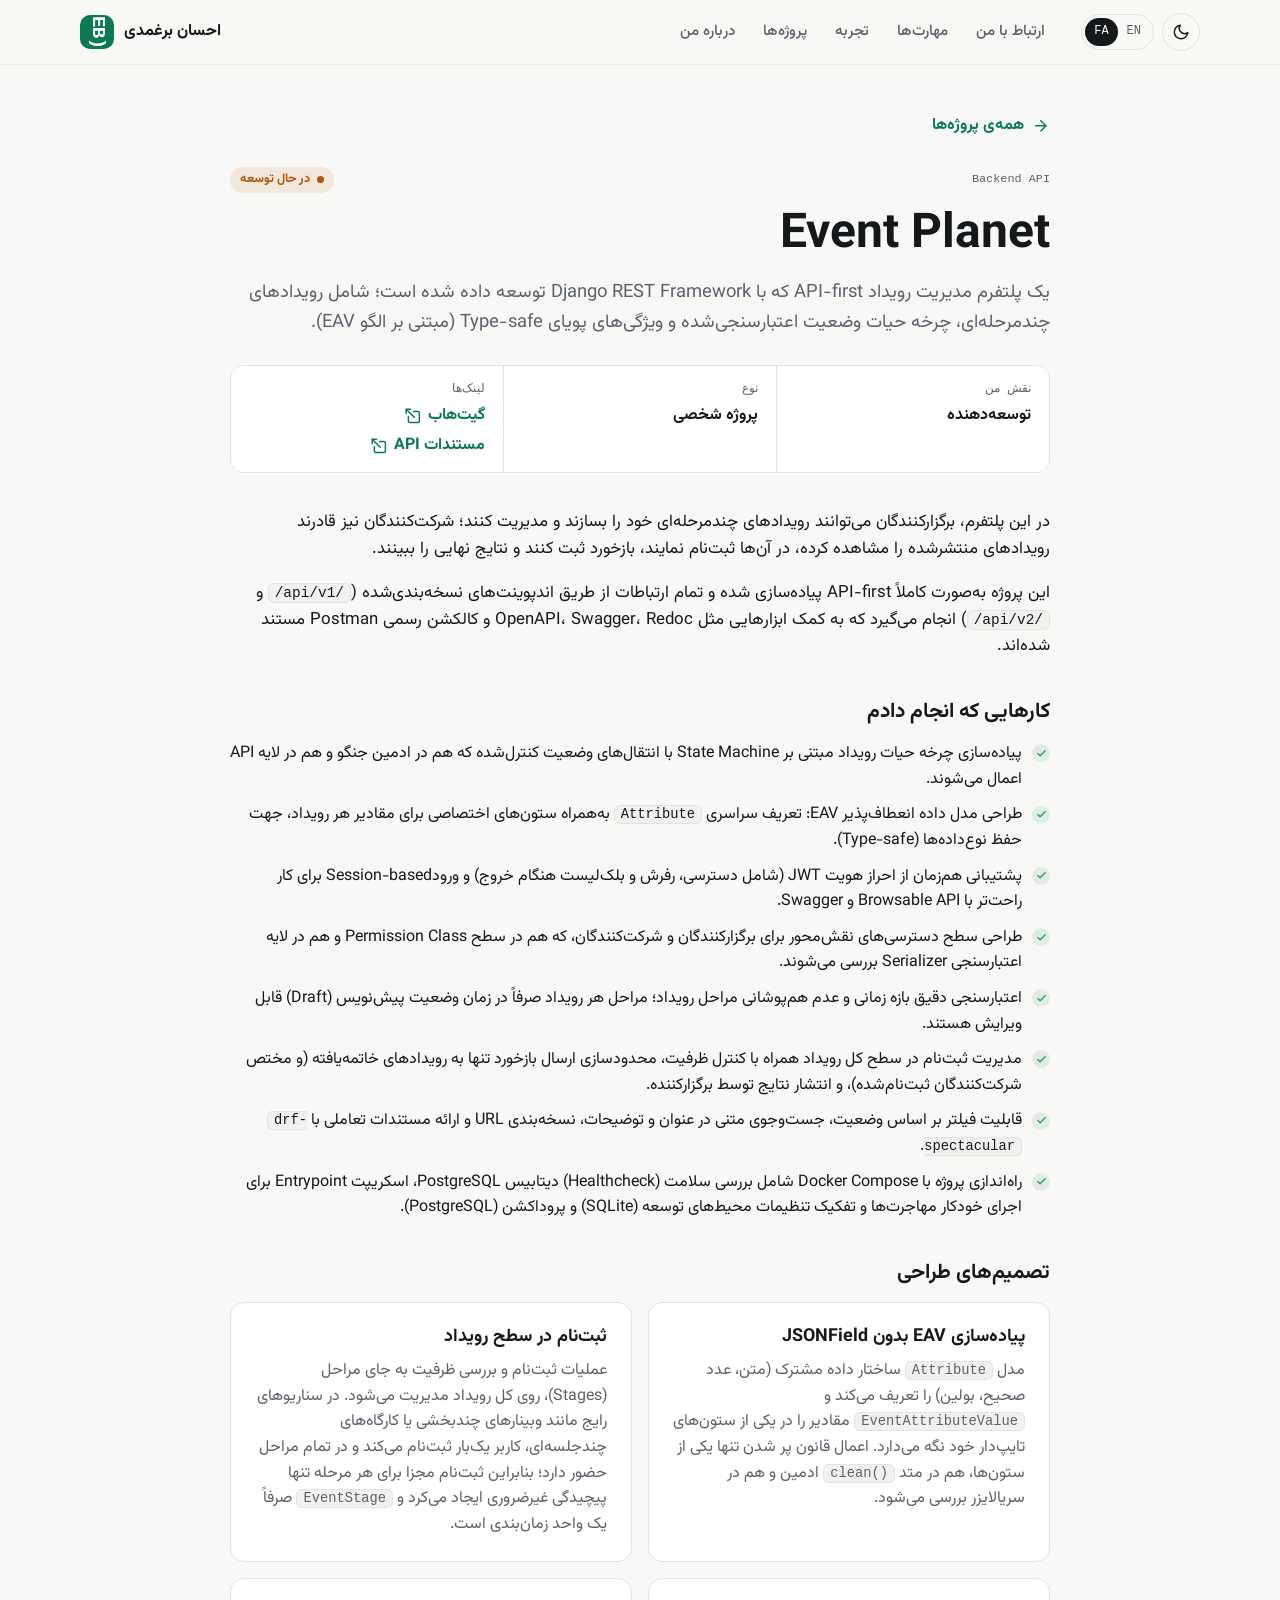
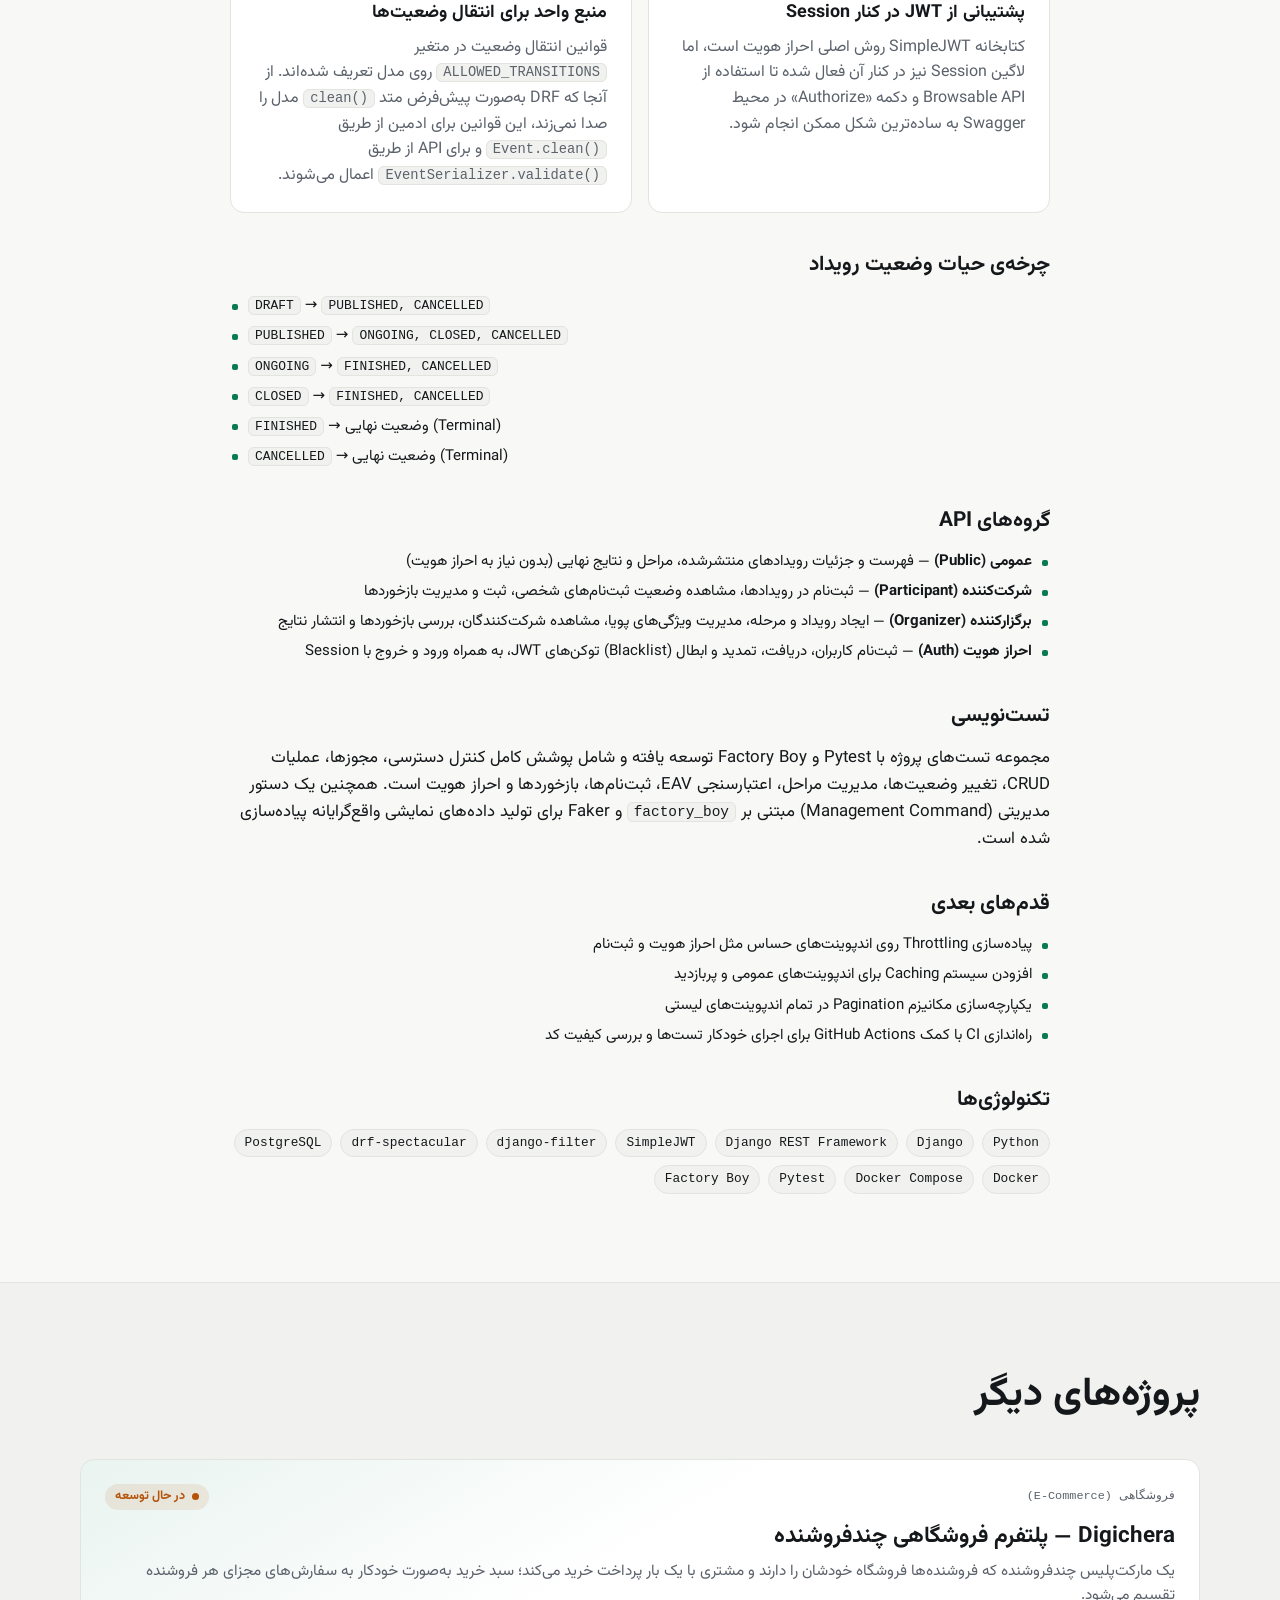
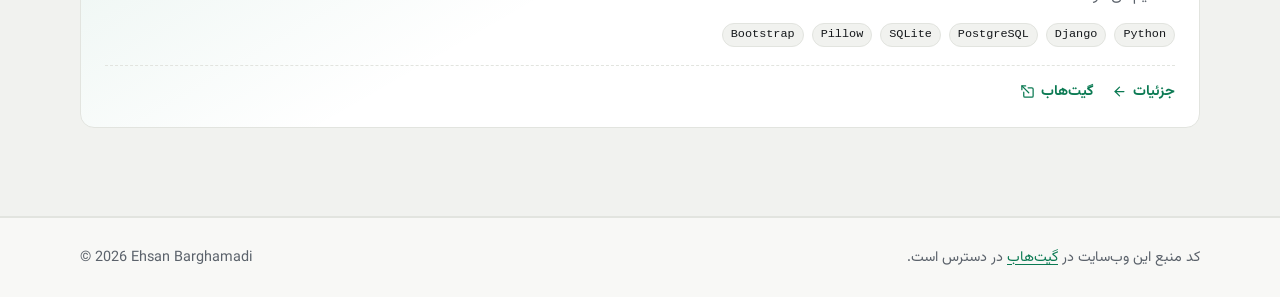
<file: fa/projects/event-planet/index.html>
<!doctype html>
<html lang="fa" dir="rtl">
  <head>
    <meta charset="utf-8" />
    <meta name="viewport" content="width=device-width, initial-scale=1" />

    <title>Event Planet؛ API مدیریت رویداد | احسان برغمدی</title>
    <meta
      name="description"
      content="پلتفرم مدیریت رویداد API-first با Django REST Framework؛ چرخه‌ی حیات وضعیت اعتبارسنجی‌شده، احراز هویت JWT و attributeهای پویا. پروژه‌ی احسان برغمدی."
    />
    <meta name="author" content="Ehsan Barghamadi" />
    <meta name="robots" content="index, follow, max-image-preview:large" />
    <link
      rel="canonical"
      href="https://ehsanbarghamadi.ir/fa/projects/event-planet/"
    />
    <link
      rel="alternate"
      hreflang="en"
      href="https://ehsanbarghamadi.ir/projects/event-planet/"
    />
    <link
      rel="alternate"
      hreflang="fa"
      href="https://ehsanbarghamadi.ir/fa/projects/event-planet/"
    />
    <link
      rel="alternate"
      hreflang="x-default"
      href="https://ehsanbarghamadi.ir/projects/event-planet/"
    />

    <meta property="og:type" content="article" />
    <meta property="og:locale" content="fa_IR" />
    <meta property="og:locale:alternate" content="en_US" />
    <meta property="og:site_name" content="احسان برغمدی" />
    <meta
      property="og:url"
      content="https://ehsanbarghamadi.ir/fa/projects/event-planet/"
    />
    <meta
      property="og:title"
      content="Event Planet؛ API مدیریت رویداد | احسان برغمدی"
    />
    <meta
      property="og:description"
      content="یک پلتفرم مدیریت رویداد API-first ساخته‌شده با Django REST Framework: رویدادهای چندمرحله‌ای، چرخه‌ی حیات وضعیت اعتبارسنجی‌شده و attributeهای پویای type-safe."
    />
    <meta
      property="og:image"
      content="https://ehsanbarghamadi.ir/static/img/og-image.jpg"
    />
    <meta property="og:image:width" content="1200" />
    <meta property="og:image:height" content="630" />
    <meta property="og:image:type" content="image/jpeg" />
    <meta
      property="og:image:alt"
      content="احسان برغمدی — توسعه‌دهنده بک‌اند پایتون و جنگو"
    />

    <meta name="twitter:card" content="summary_large_image" />
    <meta
      name="twitter:title"
      content="Event Planet؛ API مدیریت رویداد | احسان برغمدی"
    />
    <meta
      name="twitter:description"
      content="یک پلتفرم مدیریت رویداد API-first ساخته‌شده با Django REST Framework: رویدادهای چندمرحله‌ای، چرخه‌ی حیات وضعیت اعتبارسنجی‌شده و attributeهای پویای type-safe."
    />
    <meta
      name="twitter:image"
      content="https://ehsanbarghamadi.ir/static/img/og-image.jpg"
    />
    <meta
      name="twitter:image:alt"
      content="احسان برغمدی — توسعه‌دهنده بک‌اند پایتون و جنگو"
    />

    <meta name="color-scheme" content="dark light" />
    <meta
      name="theme-color"
      content="#f8f8f6"
      media="(prefers-color-scheme: light)"
    />
    <meta
      name="theme-color"
      content="#0b0e11"
      media="(prefers-color-scheme: dark)"
    />
    <link rel="icon" href="/favicon.ico" sizes="any" />
    <link
      rel="icon"
      href="/static/img/favicon.png"
      type="image/png"
      sizes="48x48"
    />
    <link rel="apple-touch-icon" href="/static/img/apple-touch-icon.png" />

    <script>
      (function () {
        try {
          var theme = localStorage.getItem("theme");
          if (theme === "light" || theme === "dark")
            document.documentElement.dataset.theme = theme;
        } catch (e) {}
      })();
    </script>

    <link
      rel="preload"
      href="/static/fonts/vazirmatn/Vazirmatn-Regular.woff2"
      as="font"
      type="font/woff2"
      crossorigin
    />
    <link
      rel="preload"
      href="/static/fonts/vazirmatn/Vazirmatn-Medium.woff2"
      as="font"
      type="font/woff2"
      crossorigin
    />
    <link
      rel="preload"
      href="/static/fonts/vazirmatn/Vazirmatn-Bold.woff2"
      as="font"
      type="font/woff2"
      crossorigin
    />
    <link rel="stylesheet" href="/static/css/style.css" />
    <script type="application/ld+json">
      {
        "@context": "https://schema.org",
        "@graph": [
          {
            "@type": "BreadcrumbList",
            "itemListElement": [
              {
                "@type": "ListItem",
                "position": 1,
                "name": "خانه",
                "item": "https://ehsanbarghamadi.ir/fa/"
              },
              {
                "@type": "ListItem",
                "position": 2,
                "name": "پروژه‌ها",
                "item": "https://ehsanbarghamadi.ir/fa/#projects"
              },
              {
                "@type": "ListItem",
                "position": 3,
                "name": "Event Planet",
                "item": "https://ehsanbarghamadi.ir/fa/projects/event-planet/"
              }
            ]
          },
          {
            "@type": "SoftwareSourceCode",
            "@id": "https://ehsanbarghamadi.ir/fa/projects/event-planet/#project",
            "name": "Event Planet",
            "description": "یک پلتفرم مدیریت رویداد API-first ساخته‌شده با Django REST Framework: رویدادهای چندمرحله‌ای، چرخه‌ی حیات وضعیت اعتبارسنجی‌شده و attributeهای پویای type-safe.",
            "url": "https://ehsanbarghamadi.ir/fa/projects/event-planet/",
            "inLanguage": "fa",
            "programmingLanguage": "Python",
            "codeRepositoryUrl": "https://github.com/EhsanBarghamadi/event-planet",
            "author": {
              "@id": "https://ehsanbarghamadi.ir/#person"
            }
          }
        ]
      }
    </script>
  </head>

  <body>
    <svg
      xmlns="http://www.w3.org/2000/svg"
      style="display: none"
      aria-hidden="true"
    >
      <defs>
        <symbol id="i-linkedin" viewBox="0 0 24 24">
          <path
            d="M16 8a6 6 0 0 1 6 6v7h-4v-7a2 2 0 0 0-4 0v7h-4v-7a6 6 0 0 1 6-6z"
          />
          <rect x="2" y="9" width="4" height="12" rx="1" />
          <circle cx="4" cy="4" r="2" />
        </symbol>
        <symbol id="i-telegram" viewBox="0 0 24 24">
          <path d="M22 2 11 13" />
          <path d="M22 2 15 22l-4-9-9-4 20-7z" />
        </symbol>
        <symbol id="i-github" viewBox="0 0 24 24">
          <path
            d="M9 19c-5 1.5-5-2.5-7-3m14 6v-3.87a3.37 3.37 0 0 0-.94-2.61c3.14-.35 6.44-1.54 6.44-7A5.44 5.44 0 0 0 20 4.77 5.07 5.07 0 0 0 19.91 1S18.73.65 16 2.48a13.38 13.38 0 0 0-7 0C6.27.65 5.09 1 5.09 1A5.07 5.07 0 0 0 5 4.77a5.44 5.44 0 0 0-1.5 3.78c0 5.42 3.3 6.61 6.44 7A3.37 3.37 0 0 0 9 18.13V22"
          />
        </symbol>
        <symbol id="i-mail" viewBox="0 0 24 24">
          <rect x="2" y="4" width="20" height="16" rx="2" />
          <path d="m22 7-8.97 5.7a1.94 1.94 0 0 1-2.06 0L2 7" />
        </symbol>
        <symbol id="i-phone" viewBox="0 0 24 24">
          <path
            d="M22 16.92v3a2 2 0 0 1-2.18 2 19.79 19.79 0 0 1-8.63-3.07 19.5 19.5 0 0 1-6-6 19.79 19.79 0 0 1-3.07-8.67A2 2 0 0 1 4.11 2h3a2 2 0 0 1 2 1.72 12.84 12.84 0 0 0 .7 2.81 2 2 0 0 1-.45 2.11L8.09 9.91a16 16 0 0 0 6 6l1.27-1.27a2 2 0 0 1 2.11-.45 12.84 12.84 0 0 0 2.81.7A2 2 0 0 1 22 16.92z"
          />
        </symbol>
        <symbol id="i-link" viewBox="0 0 24 24">
          <path
            d="M10 13a5 5 0 0 0 7.54.54l3-3a5 5 0 0 0-7.07-7.07l-1.72 1.71"
          />
          <path
            d="M14 11a5 5 0 0 0-7.54-.54l-3 3a5 5 0 0 0 7.07 7.07l1.71-1.71"
          />
        </symbol>
        <symbol id="i-external" viewBox="0 0 24 24">
          <path d="M18 13v6a2 2 0 0 1-2 2H5a2 2 0 0 1-2-2V8a2 2 0 0 1 2-2h6" />
          <path d="M15 3h6v6" />
          <path d="M10 14 21 3" />
        </symbol>
        <symbol id="i-arrow-right" viewBox="0 0 24 24">
          <path d="M5 12h14" />
          <path d="m12 5 7 7-7 7" />
        </symbol>
        <symbol id="i-arrow-left" viewBox="0 0 24 24">
          <path d="M19 12H5" />
          <path d="m12 19-7-7 7-7" />
        </symbol>
        <symbol id="i-map-pin" viewBox="0 0 24 24">
          <path d="M21 10c0 7-9 13-9 13s-9-6-9-13a9 9 0 0 1 18 0z" />
          <circle cx="12" cy="10" r="3" />
        </symbol>
        <symbol id="i-sun" viewBox="0 0 24 24">
          <circle cx="12" cy="12" r="5" />
          <path
            d="M12 1v2M12 21v2M4.22 4.22l1.42 1.42M18.36 18.36l1.42 1.42M1 12h2M21 12h2M4.22 19.78l1.42-1.42M18.36 5.64l1.42-1.42"
          />
        </symbol>
        <symbol id="i-moon" viewBox="0 0 24 24">
          <path d="M21 12.79A9 9 0 1 1 11.21 3 7 7 0 0 0 21 12.79z" />
        </symbol>
        <symbol id="i-menu" viewBox="0 0 24 24">
          <path d="M3 6h18M3 12h18M3 18h18" />
        </symbol>
        <symbol id="i-close" viewBox="0 0 24 24">
          <path d="M18 6 6 18M6 6l12 12" />
        </symbol>
        <symbol id="i-code" viewBox="0 0 24 24">
          <path d="m16 18 6-6-6-6" />
          <path d="m8 6-6 6 6 6" />
        </symbol>
        <symbol id="i-server" viewBox="0 0 24 24">
          <rect x="2" y="2" width="20" height="8" rx="2" />
          <rect x="2" y="14" width="20" height="8" rx="2" />
          <path d="M6 6h.01M6 18h.01" />
        </symbol>
        <symbol id="i-layers" viewBox="0 0 24 24">
          <path d="M12 2 2 7l10 5 10-5-10-5z" />
          <path d="m2 17 10 5 10-5" />
          <path d="m2 12 10 5 10-5" />
        </symbol>
        <symbol id="i-database" viewBox="0 0 24 24">
          <ellipse cx="12" cy="5" rx="9" ry="3" />
          <path d="M21 12c0 1.66-4 3-9 3s-9-1.34-9-3" />
          <path d="M3 5v14c0 1.66 4 3 9 3s9-1.34 9-3V5" />
        </symbol>
        <symbol id="i-activity" viewBox="0 0 24 24">
          <path d="M22 12h-4l-3 9L9 3l-3 9H2" />
        </symbol>
        <symbol id="i-cpu" viewBox="0 0 24 24">
          <rect x="4" y="4" width="16" height="16" rx="2" />
          <rect x="9" y="9" width="6" height="6" />
          <path d="M9 1v3M15 1v3M9 20v3M15 20v3M20 9h3M20 14h3M1 9h3M1 14h3" />
        </symbol>
        <symbol id="i-play" viewBox="0 0 24 24">
          <circle cx="12" cy="12" r="10" />
          <path d="m10 8 6 4-6 4V8z" />
        </symbol>
        <symbol id="i-shield" viewBox="0 0 24 24">
          <path d="M12 22s8-4 8-10V5l-8-3-8 3v7c0 6 8 10 8 10z" />
        </symbol>
        <symbol id="i-globe" viewBox="0 0 24 24">
          <circle cx="12" cy="12" r="10" />
          <path d="M2 12h20" />
          <path
            d="M12 2a15.3 15.3 0 0 1 4 10 15.3 15.3 0 0 1-4 10 15.3 15.3 0 0 1-4-10 15.3 15.3 0 0 1 4-10z"
          />
        </symbol>
        <symbol id="i-git" viewBox="0 0 24 24">
          <circle cx="18" cy="18" r="3" />
          <circle cx="6" cy="6" r="3" />
          <path d="M13 6h3a2 2 0 0 1 2 2v7" />
          <path d="M6 9v12" />
        </symbol>
        <symbol id="i-terminal" viewBox="0 0 24 24">
          <path d="m4 17 6-6-6-6" />
          <path d="M12 19h8" />
        </symbol>
        <symbol id="i-box" viewBox="0 0 24 24">
          <path
            d="M21 16V8a2 2 0 0 0-1-1.73l-7-4a2 2 0 0 0-2 0l-7 4A2 2 0 0 0 3 8v8a2 2 0 0 0 1 1.73l7 4a2 2 0 0 0 2 0l7-4A2 2 0 0 0 21 16z"
          />
          <path d="M3.27 6.96 12 12.01l8.73-5.05" />
          <path d="M12 22.08V12" />
        </symbol>
        <symbol id="i-download" viewBox="0 0 24 24">
          <path d="M21 15v4a2 2 0 0 1-2 2H5a2 2 0 0 1-2-2v-4" />
          <path d="m7 10 5 5 5-5" />
          <path d="M12 15V3" />
        </symbol>
        <symbol id="i-check" viewBox="0 0 24 24">
          <path d="M20 6 9 17l-5-5" />
        </symbol>
      </defs>
    </svg>

    <a class="skip-link" href="#main">پرش به محتوا</a>

    <header class="site-header" id="top">
      <div class="container site-header__inner">
        <a class="brand" href="/fa/" aria-label="احسان برغمدی">
          <span class="brand__mark" aria-hidden="true"><span>EB)</span></span>
          <span class="brand__name">احسان برغمدی</span>
        </a>

        <nav class="site-nav" id="site-nav" aria-label="منوی اصلی">
          <a href="/fa/#about">درباره من</a><a href="/fa/#projects">پروژه‌ها</a
          ><a href="/fa/#experience">تجربه</a><a href="/fa/#skills">مهارت‌ها</a
          ><a href="/fa/#contact">ارتباط با من</a>
        </nav>

        <div class="site-header__tools">
          <div class="lang-switch" role="group" aria-label="زبان">
            <a
              href="/fa/projects/event-planet/"
              hreflang="fa"
              lang="fa"
              aria-current="page"
              >FA</a
            >
            <a href="/projects/event-planet/" hreflang="en" lang="en">EN</a>
          </div>
          <button
            class="icon-button"
            type="button"
            data-theme-toggle
            aria-label="تغییر تم"
          >
            <svg class="icon icon--sun"><use href="#i-sun"></use></svg>
            <svg class="icon icon--moon"><use href="#i-moon"></use></svg>
          </button>
          <button
            class="icon-button nav-toggle"
            type="button"
            data-nav-toggle
            aria-controls="site-nav"
            aria-expanded="false"
            aria-label="منو"
          >
            <svg class="icon icon--menu"><use href="#i-menu"></use></svg>
            <svg class="icon icon--close"><use href="#i-close"></use></svg>
          </button>
        </div>
      </div>
    </header>

    <main id="main">
      <article class="section project-page">
        <div class="container container--narrow">
          <a class="back-link" href="/fa/#projects">
            <svg class="icon"><use href="#i-arrow-right"></use></svg>همه‌ی
            پروژه‌ها</a
          >

          <header class="project-page__head">
            <div class="project__top">
              <span class="project__category">Backend API</span>
              <span class="status status--development"
                ><span class="dot" aria-hidden="true"></span>در حال توسعه</span
              >
            </div>
            <h1>Event Planet</h1>
            <p class="project-page__lead">
              یک پلتفرم مدیریت رویداد API-first که با Django REST Framework
              توسعه داده شده است؛ شامل رویدادهای چندمرحله‌ای، چرخه حیات وضعیت
              اعتبارسنجی‌شده و ویژگی‌های پویای Type-safe (مبتنی بر الگو EAV).
            </p>
          </header>

          <dl class="facts">
            <div>
              <dt>نقش من</dt>
              <dd>توسعه‌دهنده</dd>
            </div>
            <div>
              <dt>نوع</dt>
              <dd>پروژه شخصی</dd>
            </div>
            <div>
              <dt>لینک‌ها</dt>
              <dd class="facts__links">
                <a
                  href="https://github.com/EhsanBarghamadi/event-planet"
                  rel="noopener"
                  target="_blank"
                  >گیت‌هاب<svg class="icon" aria-hidden="true">
                    <use href="#i-external"></use></svg></a
                ><a
                  href="https://documenter.getpostman.com/view/56734062/2sBY4Qsf5R"
                  rel="noopener"
                  target="_blank"
                  >مستندات API<svg class="icon" aria-hidden="true">
                    <use href="#i-external"></use></svg
                ></a>
              </dd>
            </div>
          </dl>

          <div class="prose">
            <p>
              در این پلتفرم، برگزارکنندگان می‌توانند رویدادهای چندمرحله‌ای خود
              را بسازند و مدیریت کنند؛ شرکت‌کنندگان نیز قادرند رویدادهای
              منتشرشده را مشاهده کرده، در آن‌ها ثبت‌نام نمایند، بازخورد ثبت کنند
              و نتایج نهایی را ببینند.
            </p>
            <p>
              این پروژه به‌صورت کاملاً API-first پیاده‌سازی شده و تمام ارتباطات
              از طریق اندپوینت‌های نسخه‌بندی‌شده (<code>/api/v1/</code> و
              <code>/api/v2/</code>) انجام می‌گیرد که به کمک ابزارهایی مثل
              OpenAPI، Swagger، Redoc و کالکشن رسمی Postman مستند شده‌اند.
            </p>
          </div>

          <h2 class="project-page__subtitle">کارهایی که انجام دادم</h2>
          <ul class="checklist">
            <li>
              پیاده‌سازی چرخه حیات رویداد مبتنی بر State Machine با انتقال‌های
              وضعیت کنترل‌شده که هم در ادمین جنگو و هم در لایه API اعمال
              می‌شوند.
            </li>
            <li>
              طراحی مدل داده انعطاف‌پذیر EAV: تعریف سراسری
              <code>Attribute</code> به‌همراه ستون‌های اختصاصی برای مقادیر هر
              رویداد، جهت حفظ نوع‌داده‌ها (Type-safe).
            </li>
            <li>
              پشتیبانی هم‌زمان از احراز هویت JWT (شامل دسترسی، رفرش و بلک‌لیست
              هنگام خروج) و ورودSession-based برای کار راحت‌تر با Browsable API
              و Swagger.
            </li>
            <li>
              طراحی سطح دسترسی‌های نقش‌محور برای برگزارکنندگان و شرکت‌کنندگان،
              که هم در سطح Permission Class و هم در لایه اعتبارسنجی Serializer
              بررسی می‌شوند.
            </li>
            <li>
              اعتبارسنجی دقیق بازه زمانی و عدم هم‌پوشانی مراحل رویداد؛ مراحل هر
              رویداد صرفاً در زمان وضعیت پیش‌نویس (Draft) قابل ویرایش هستند.
            </li>
            <li>
              مدیریت ثبت‌نام در سطح کل رویداد همراه با کنترل ظرفیت، محدودسازی
              ارسال بازخورد تنها به رویدادهای خاتمه‌یافته (و مختص شرکت‌کنندگان
              ثبت‌نام‌شده)، و انتشار نتایج توسط برگزارکننده.
            </li>
            <li>
              قابلیت فیلتر بر اساس وضعیت، جست‌وجوی متنی در عنوان و توضیحات،
              نسخه‌بندی URL و ارائه مستندات تعاملی با
              <code>drf-spectacular</code>.
            </li>
            <li>
              راه‌اندازی پروژه با Docker Compose شامل بررسی سلامت (Healthcheck)
              دیتابیس PostgreSQL، اسکریپت Entrypoint برای اجرای خودکار مهاجرت‌ها
              و تفکیک تنظیمات محیط‌های توسعه (SQLite) و پروداکشن (PostgreSQL).
            </li>
          </ul>

          <h2 class="project-page__subtitle">تصمیم‌های طراحی</h2>
          <div class="grid grid--2">
            <div class="card">
              <h3 class="card__title">ثبت‌نام در سطح رویداد</h3>
              <p>
                عملیات ثبت‌نام و بررسی ظرفیت به جای مراحل (Stages)، روی کل
                رویداد مدیریت می‌شود. در سناریوهای رایج مانند وبینارهای چندبخشی
                یا کارگاه‌های چندجلسه‌ای، کاربر یک‌بار ثبت‌نام می‌کند و در تمام
                مراحل حضور دارد؛ بنابراین ثبت‌نام مجزا برای هر مرحله تنها
                پیچیدگی غیرضروری ایجاد می‌کرد و <code>EventStage</code> صرفاً یک
                واحد زمان‌بندی است.
              </p>
            </div>
            <div class="card">
              <h3 class="card__title">پیاده‌سازی EAV بدون JSONField</h3>
              <p>
                مدل <code>Attribute</code> ساختار داده مشترک (متن، عدد صحیح،
                بولین) را تعریف می‌کند و <code>EventAttributeValue</code> مقادیر
                را در یکی از ستون‌های تایپ‌دار خود نگه می‌دارد. اعمال قانون پر
                شدن تنها یکی از ستون‌ها، هم در متد <code>clean()</code> ادمین و
                هم در سریالایزر بررسی می‌شود.
              </p>
            </div>
            <div class="card">
              <h3 class="card__title">منبع واحد برای انتقال وضعیت‌ها</h3>
              <p>
                قوانین انتقال وضعیت در متغیر
                <code>ALLOWED_TRANSITIONS</code> روی مدل تعریف شده‌اند. از آنجا
                که DRF به‌صورت پیش‌فرض متد <code>clean()</code> مدل را صدا
                نمی‌زند، این قوانین برای ادمین از طریق
                <code>Event.clean()</code> و برای API از طریق
                <code>EventSerializer.validate()</code> اعمال می‌شوند.
              </p>
            </div>
            <div class="card">
              <h3 class="card__title">پشتیبانی از JWT در کنار Session</h3>
              <p>
                کتابخانه SimpleJWT روش اصلی احراز هویت است، اما لاگین Session
                نیز در کنار آن فعال شده تا استفاده از Browsable API و دکمه
                «Authorize» در محیط Swagger به ساده‌ترین شکل ممکن انجام شود.
              </p>
            </div>
          </div>

          <h2 class="project-page__subtitle">چرخه‌ی حیات وضعیت رویداد</h2>
          <ul class="bullets state-list">
            <li><code>DRAFT</code> → <code>PUBLISHED, CANCELLED</code></li>
            <li>
              <code>PUBLISHED</code> → <code>ONGOING, CLOSED, CANCELLED</code>
            </li>
            <li><code>ONGOING</code> → <code>FINISHED, CANCELLED</code></li>
            <li><code>CLOSED</code> → <code>FINISHED, CANCELLED</code></li>
            <li><code>FINISHED</code> → وضعیت نهایی (Terminal)</li>
            <li><code>CANCELLED</code> → وضعیت نهایی (Terminal)</li>
          </ul>

          <h2 class="project-page__subtitle">گروه‌های API</h2>
          <ul class="bullets">
            <li>
              <strong>عمومی (Public)</strong> — فهرست و جزئیات رویدادهای
              منتشرشده، مراحل و نتایج نهایی (بدون نیاز به احراز هویت)
            </li>
            <li>
              <strong>شرکت‌کننده (Participant)</strong> — ثبت‌نام در رویدادها،
              مشاهده وضعیت ثبت‌نام‌های شخصی، ثبت و مدیریت بازخوردها
            </li>
            <li>
              <strong>برگزارکننده (Organizer)</strong> — ایجاد رویداد و مرحله،
              مدیریت ویژگی‌های پویا، مشاهده شرکت‌کنندگان، بررسی بازخوردها و
              انتشار نتایج
            </li>
            <li>
              <strong>احراز هویت (Auth)</strong> — ثبت‌نام کاربران، دریافت،
              تمدید و ابطال (Blacklist) توکن‌های JWT، به همراه ورود و خروج با
              Session
            </li>
          </ul>

          <h2 class="project-page__subtitle">تست‌نویسی</h2>
          <div class="prose">
            <p>
              مجموعه تست‌های پروژه با Pytest و Factory Boy توسعه یافته و شامل
              پوشش کامل کنترل دسترسی، مجوزها، عملیات CRUD، تغییر وضعیت‌ها،
              مدیریت مراحل، اعتبارسنجی EAV، ثبت‌نام‌ها، بازخوردها و احراز هویت
              است. همچنین یک دستور مدیریتی (Management Command) مبتنی بر
              <code>factory_boy</code> و Faker برای تولید داده‌های نمایشی
              واقع‌گرایانه پیاده‌سازی شده است.
            </p>
          </div>

          <h2 class="project-page__subtitle">قدم‌های بعدی</h2>
          <ul class="bullets">
            <li>
              پیاده‌سازی Throttling روی اندپوینت‌های حساس مثل احراز هویت و
              ثبت‌نام
            </li>
            <li>افزودن سیستم Caching برای اندپوینت‌های عمومی و پربازدید</li>
            <li>یکپارچه‌سازی مکانیزم Pagination در تمام اندپوینت‌های لیستی</li>
            <li>
              راه‌اندازی CI با کمک GitHub Actions برای اجرای خودکار تست‌ها و
              بررسی کیفیت کد
            </li>
          </ul>

          <h2 class="project-page__subtitle">تکنولوژی‌ها</h2>
          <ul class="tags">
            <li>Python</li>
            <li>Django</li>
            <li>Django REST Framework</li>
            <li>SimpleJWT</li>
            <li>django-filter</li>
            <li>drf-spectacular</li>
            <li>PostgreSQL</li>
            <li>Docker</li>
            <li>Docker Compose</li>
            <li>Pytest</li>
            <li>Factory Boy</li>
          </ul>
        </div>
      </article>

      <section class="section section--band">
        <div class="container">
          <header class="section__head">
            <h2>پروژه‌های دیگر</h2>
          </header>
          <div class="grid grid--2 projects">
            <article class="card project project--featured">
              <div class="project__top">
                <span class="project__category">فروشگاهی (E-Commerce)</span>
                <span class="status status--development"
                  ><span class="dot" aria-hidden="true"></span>در حال
                  توسعه</span
                >
              </div>
              <h3 class="project__title">
                <a href="/fa/projects/digichera/"
                  >Digichera — پلتفرم فروشگاهی چندفروشنده</a
                >
              </h3>
              <p class="project__summary">
                یک مارکت‌پلیس چندفروشنده که فروشنده‌ها فروشگاه خودشان را دارند و
                مشتری با یک بار پرداخت خرید می‌کند؛ سبد خرید به‌صورت خودکار به
                سفارش‌های مجزای هر فروشنده تقسیم می‌شود.
              </p>
              <ul class="tags tags--small">
                <li>Python</li>
                <li>Django</li>
                <li>PostgreSQL</li>
                <li>SQLite</li>
                <li>Pillow</li>
                <li>Bootstrap</li>
              </ul>
              <div class="project__links">
                <a href="/fa/projects/digichera/"
                  >جزئیات<svg class="icon" aria-hidden="true">
                    <use href="#i-arrow-right"></use></svg></a
                ><a
                  href="https://github.com/EhsanBarghamadi/digichera"
                  rel="noopener"
                  target="_blank"
                  >گیت‌هاب<svg class="icon" aria-hidden="true">
                    <use href="#i-external"></use></svg
                ></a>
              </div>
            </article>
          </div>
        </div>
      </section>
    </main>

    <footer class="site-footer">
      <div class="container site-footer__inner">
        <p>&copy; 2026 Ehsan Barghamadi</p>
        <p class="site-footer__note">
          کد منبع این وب‌سایت در
          <a
            href="https://github.com/EhsanBarghamadi/ehsanbarghamadi.github.io"
            rel="noopener"
            target="_blank"
            >گیت‌هاب</a
          >
          در دسترس است.
        </p>
      </div>
    </footer>

    <script src="/static/js/script.js" defer></script>
  </body>
</html>
</file>
<file: static/css/style.css>
@font-face {
  font-family: "Vazirmatn";
  src: url("../fonts/vazirmatn/Vazirmatn-Regular.woff2") format("woff2");
  font-weight: 400;
  font-style: normal;
  font-display: swap;
}

@font-face {
  font-family: "Vazirmatn";
  src: url("../fonts/vazirmatn/Vazirmatn-Medium.woff2") format("woff2");
  font-weight: 500;
  font-style: normal;
  font-display: swap;
}

@font-face {
  font-family: "Vazirmatn";
  src: url("../fonts/vazirmatn/Vazirmatn-Bold.woff2") format("woff2");
  font-weight: 700;
  font-style: normal;
  font-display: swap;
}

:root {
  --bg: #f8f8f6;
  --surface: #ffffff;
  --surface-2: #f1f2ef;
  --border: #e2e4df;
  --text: #15181b;
  --muted: #5b626b;
  --accent: #0b7a53;
  --accent-strong: #096b49;
  --accent-soft: rgba(12, 127, 87, 0.09);
  --on-accent: #ffffff;
  --shadow: 0 1px 2px rgba(16, 24, 32, 0.04), 0 8px 24px rgba(16, 24, 32, 0.05);

  --live: #0c7f57;
  --internal: #2563eb;
  --development: #b45309;
  --open-source: #7c3aed;
  --archived: #6b7280;

  --font-sans:
    "Inter", ui-sans-serif, system-ui, -apple-system, "Segoe UI", Roboto,
    "Helvetica Neue", Arial, sans-serif;
  --font-mono:
    ui-monospace, "JetBrains Mono", "SF Mono", "Cascadia Code", Menlo, Consolas,
    monospace;

  --radius: 14px;
  --radius-sm: 9px;
  --container: 1160px;
  --gutter: 20px;
  --header-h: 64px;
  color-scheme: light;
}

@media (prefers-color-scheme: dark) {
  :root:not([data-theme="light"]) {
    --bg: #0b0e11;
    --surface: #12161b;
    --surface-2: #181d23;
    --border: #242a31;
    --text: #e8ebee;
    --muted: #98a1ab;
    --accent: #3ad99a;
    --accent-strong: #5ee6ae;
    --accent-soft: rgba(58, 217, 154, 0.11);
    --on-accent: #052a1a;
    --shadow: 0 1px 2px rgba(0, 0, 0, 0.3), 0 10px 30px rgba(0, 0, 0, 0.25);
    --live: #3ad99a;
    --internal: #60a5fa;
    --development: #fbbf24;
    --open-source: #b197fc;
    --archived: #8b939c;
    color-scheme: dark;
  }
}

:root[data-theme="dark"] {
  --bg: #0b0e11;
  --surface: #12161b;
  --surface-2: #181d23;
  --border: #242a31;
  --text: #e8ebee;
  --muted: #98a1ab;
  --accent: #3ad99a;
  --accent-strong: #5ee6ae;
  --accent-soft: rgba(58, 217, 154, 0.11);
  --on-accent: #052a1a;
  --shadow: 0 1px 2px rgba(0, 0, 0, 0.3), 0 10px 30px rgba(0, 0, 0, 0.25);
  --live: #3ad99a;
  --internal: #60a5fa;
  --development: #fbbf24;
  --open-source: #b197fc;
  --archived: #8b939c;
  color-scheme: dark;
}

/* ------------------------------------------------------------------ Base */

*,
*::before,
*::after {
  box-sizing: border-box;
}

html {
  overflow-x: clip;
  scroll-behavior: smooth;
  scroll-padding-top: calc(var(--header-h) + 12px);
  -webkit-text-size-adjust: 100%;
}

body {
  margin: 0;
  background: var(--bg);
  color: var(--text);
  font-family: var(--font-sans);
  font-size: 16px;
  line-height: 1.6;
  -webkit-font-smoothing: antialiased;
  text-rendering: optimizeLegibility;
  /* "clip" (not "hidden") so body does not become a scroll container,
       which would stop the sticky header from following the page. */
  overflow-x: hidden;
  overflow-x: clip;
}

img {
  max-width: 100%;
  height: auto;
  display: block;
}

a {
  color: var(--accent);
  text-decoration: none;
}

a:hover {
  color: var(--accent-strong);
}

h1,
h2,
h3 {
  line-height: 1.2;
  margin: 0;
  letter-spacing: -0.02em;
}

p {
  margin: 0 0 1em;
}

ul,
ol {
  margin: 0;
  padding: 0;
}

:focus-visible {
  outline: 2px solid var(--accent);
  outline-offset: 3px;
  border-radius: 4px;
}

.icon {
  width: 1.1em;
  height: 1.1em;
  flex: none;
  fill: none;
  stroke: currentColor;
  stroke-width: 2;
  stroke-linecap: round;
  stroke-linejoin: round;
}

.container {
  width: 100%;
  max-width: var(--container);
  margin-inline: auto;
  padding-inline: var(--gutter);
}

.container--narrow {
  max-width: 860px;
}

.skip-link {
  position: absolute;
  left: 12px;
  top: 8px;
  transform: translateY(-250%);
  z-index: 100;
  background: var(--accent);
  color: var(--on-accent);
  padding: 8px 14px;
  border-radius: var(--radius-sm);
}

.skip-link:focus {
  transform: none;
}

.eyebrow {
  font-family: var(--font-mono);
  font-size: 0.8rem;
  letter-spacing: 0.06em;
  text-transform: uppercase;
  color: var(--accent);
  margin: 0 0 12px;
}

.dot {
  display: inline-block;
  width: 8px;
  height: 8px;
  border-radius: 50%;
  background: currentColor;
  flex: none;
}

.dot--live {
  background: var(--live);
  box-shadow: 0 0 0 4px color-mix(in srgb, var(--live) 20%, transparent);
}

/* ---------------------------------------------------------------- Header */

.site-header {
  position: sticky;
  top: 0;
  z-index: 50;
  background: color-mix(in srgb, var(--bg) 82%, transparent);
  backdrop-filter: saturate(160%) blur(12px);
  -webkit-backdrop-filter: saturate(160%) blur(12px);
  border-bottom: 1px solid color-mix(in srgb, var(--border) 70%, transparent);
}

.site-header__inner {
  height: var(--header-h);
  display: flex;
  align-items: center;
  gap: 24px;
}

.brand {
  display: flex;
  align-items: center;
  gap: 10px;
  color: var(--text);
  font-weight: 650;
  white-space: nowrap;
}

.brand:hover {
  color: var(--text);
}

.brand__mark {
  display: grid;
  place-items: center;
  width: 34px;
  height: 34px;
  border-radius: 10px;
  background: var(--accent);
  color: var(--on-accent);
  font-family: var(--font-mono);
  font-size: 0.85rem;
  font-weight: 700;
  letter-spacing: -0.04em;
}

.brand__mark > span {
  display: inline-block;
  transform: rotate(90deg);
  font-size: 1.2rem;
}

.site-nav {
  display: flex;
  gap: 4px;
  margin-left: auto;
}

.site-nav a {
  color: var(--muted);
  font-size: 0.94rem;
  font-weight: 500;
  padding: 8px 12px;
  border-radius: var(--radius-sm);
}

.site-nav a:hover,
.site-nav a.is-active {
  color: var(--text);
  background: var(--surface-2);
}

.site-header__tools {
  display: flex;
  align-items: center;
  gap: 8px;
}

.lang-switch {
  display: flex;
  border: 1px solid var(--border);
  border-radius: 999px;
  padding: 3px;
  font-family: var(--font-mono);
  font-size: 0.75rem;
}

.lang-switch a {
  color: var(--muted);
  padding: 4px 9px;
  border-radius: 999px;
}

.lang-switch a[aria-current] {
  background: var(--text);
  color: var(--bg);
}

.icon-button {
  display: inline-grid;
  place-items: center;
  width: 38px;
  height: 38px;
  border: 1px solid var(--border);
  border-radius: 999px;
  background: transparent;
  color: var(--text);
  cursor: pointer;
}

.icon-button:hover {
  background: var(--surface-2);
}

.icon-button .icon {
  width: 18px;
  height: 18px;
}

/* Show the icon of the theme you would switch TO. */
.icon--moon {
  display: none;
}

:root[data-theme="light"] .icon--sun {
  display: none;
}

:root[data-theme="light"] .icon--moon {
  display: block;
}

@media (prefers-color-scheme: light) {
  :root:not([data-theme="dark"]) .icon--sun {
    display: none;
  }

  :root:not([data-theme="dark"]) .icon--moon {
    display: block;
  }
}

.nav-toggle,
.icon--close {
  display: none;
}

/* ------------------------------------------------------------------ Hero */

.hero {
  padding: 64px 0 24px;
  position: relative;
  overflow: hidden;
}

.hero::before {
  content: "";
  position: absolute;
  inset: -40% -20% auto auto;
  width: 720px;
  height: 720px;
  background: radial-gradient(circle, var(--accent-soft), transparent 65%);
  pointer-events: none;
}

.hero__grid {
  position: relative;
  display: grid;
  grid-template-columns: minmax(0, 1.55fr) minmax(0, 1fr);
  gap: 56px;
  align-items: center;
}

.hero__status {
  display: flex;
  flex-wrap: wrap;
  align-items: center;
  gap: 8px;
  color: var(--muted);
  font-size: 0.92rem;
  margin-bottom: 18px;
}

.hero__available {
  display: inline-flex;
  align-items: center;
  gap: 8px;
  margin-left: 10px;
  white-space: nowrap;
}

.hero__name {
  font-size: clamp(2.6rem, 6vw, 4.4rem);
  font-weight: 750;
  letter-spacing: -0.035em;
  margin: 18px 0 10px;
}

.hero__role {
  font-size: clamp(1.1rem, 2.2vw, 1.4rem);
  font-weight: 600;
  color: var(--accent);
  margin-bottom: 18px;
}

.hero__summary {
  font-size: 1.1rem;
  color: var(--muted);
  max-width: 60ch;
}

.hero__actions {
  display: flex;
  flex-wrap: wrap;
  gap: 12px;
  margin-top: 28px;
}

.hero__photo {
  justify-self: end;
  width: 100%;
  max-width: 380px;
  border-radius: 28px;
  padding: 10px;
  background:
    linear-gradient(145deg, var(--accent-soft), transparent 60%), var(--surface);
  border: 1px solid var(--border);
  box-shadow: var(--shadow);
}

.hero__photo img {
  border-radius: 20px;
  aspect-ratio: 1;
  object-fit: cover;
  width: 100%;
}

/* --------------------------------------------------------------- Buttons */

.button {
  display: inline-flex;
  align-items: center;
  gap: 8px;
  padding: 11px 18px;
  border-radius: 999px;
  border: 1px solid var(--border);
  background: var(--surface);
  color: var(--text);
  font-weight: 600;
  font-size: 0.95rem;
  line-height: 1.2;
  transition:
    transform 0.15s ease,
    background 0.15s ease,
    border-color 0.15s ease;
}

.button:hover {
  color: var(--text);
  border-color: color-mix(in srgb, var(--text) 30%, var(--border));
  transform: translateY(-1px);
}

.button--primary {
  background: var(--accent);
  border-color: var(--accent);
  color: var(--on-accent);
}

.button--primary:hover {
  background: var(--accent-strong);
  border-color: var(--accent-strong);
  color: var(--on-accent);
}

.button--ghost {
  background: transparent;
}

/* ------------------------------------------------------------------ Tags */

.tags {
  display: flex;
  flex-wrap: wrap;
  gap: 8px;
  list-style: none;
}

.tags li {
  font-family: var(--font-mono);
  font-size: 0.8rem;
  line-height: 1.3;
  padding: 5px 10px;
  border-radius: 999px;
  border: 1px solid var(--border);
  background: var(--surface-2);
  color: var(--text);
}

.tags li.is-key {
  border-color: color-mix(in srgb, var(--accent) 45%, var(--border));
  background: var(--accent-soft);
}

.tags--hero li {
  background: var(--accent-soft);
  border-color: transparent;
  color: var(--accent);
  font-weight: 600;
}

.tags--small li {
  font-size: 0.74rem;
  padding: 3px 8px;
}

.tags .tags__more {
  color: var(--muted);
}

/* ----------------------------------------------------------------- Stats */

.stats {
  display: grid;
  gap: 12px;
  margin: 0;
}

.stats--hero {
  grid-template-columns: repeat(4, minmax(0, 1fr));
  margin-top: 56px;
}

.stats--infra {
  grid-template-columns: repeat(5, minmax(0, 1fr));
  margin-bottom: 28px;
}

.stat {
  display: flex;
  flex-direction: column;
  padding: 18px 20px;
  border: 1px solid var(--border);
  border-radius: var(--radius);
  background: var(--surface);
}

.stat__value {
  order: -1;
  margin: 0;
  font-size: clamp(1.6rem, 3vw, 2.1rem);
  font-weight: 750;
  letter-spacing: -0.03em;
  line-height: 1.1;
  font-variant-numeric: tabular-nums;
}

.stat__label {
  margin-top: 6px;
  font-weight: 600;
  font-size: 0.93rem;
}

.stat__note {
  margin: 2px 0 0;
  color: var(--muted);
  font-size: 0.82rem;
  line-height: 1.4;
}

/* -------------------------------------------------------------- Sections */

.section {
  padding: 88px 0;
}

.section--band {
  background: var(--surface-2);
  border-block: 1px solid var(--border);
}

.section__head {
  max-width: 760px;
  margin-bottom: 40px;
}

.section__head h2 {
  font-size: clamp(1.8rem, 3.6vw, 2.5rem);
  font-weight: 720;
}

.section__lead {
  margin-top: 14px;
  color: var(--muted);
  font-size: 1.08rem;
}

.grid {
  display: grid;
  gap: 16px;
}

.grid--2 {
  grid-template-columns: repeat(2, minmax(0, 1fr));
}

.grid--3 {
  grid-template-columns: repeat(3, minmax(0, 1fr));
}

.card {
  background: var(--surface);
  border: 1px solid var(--border);
  border-radius: var(--radius);
  padding: 24px;
}

.card__title {
  display: flex;
  align-items: center;
  gap: 10px;
  font-size: 1.12rem;
  font-weight: 680;
  margin-bottom: 10px;
}

/* Group heading placed above a grid of cards (e.g. in Skills). */
.subhead {
  margin-bottom: 16px;
}

.grid + .subhead {
  margin-top: 48px;
}

.card p {
  color: var(--muted);
}

.bullets {
  list-style: none;
  display: grid;
  gap: 6px;
  margin: 4px 0 16px;
  font-size: 0.94rem;
}

.bullets li {
  position: relative;
  padding-inline-start: 18px;
}

.bullets li::before {
  content: "";
  position: absolute;
  inset-inline-start: 2px;
  top: 0.65em;
  width: 6px;
  height: 6px;
  border-radius: 2px;
  background: var(--accent);
}

.checklist {
  list-style: none;
  display: grid;
  gap: 10px;
}

.checklist li {
  position: relative;
  padding-inline-start: 28px;
}

.checklist li::before {
  content: "";
  position: absolute;
  inset-inline-start: 0;
  top: 0.2em;
  width: 18px;
  height: 18px;
  border-radius: 50%;
  background: var(--accent-soft)
    url("data:image/svg+xml,%3Csvg xmlns='http://www.w3.org/2000/svg' viewBox='0 0 24 24' fill='none' stroke='%2321a36d' stroke-width='3' stroke-linecap='round' stroke-linejoin='round'%3E%3Cpath d='M20 6 9 17l-5-5'/%3E%3C/svg%3E")
    center / 11px no-repeat;
}

.prose p {
  font-size: 1.05rem;
  color: var(--text);
}

.prose p:last-child {
  margin-bottom: 0;
}

/* ----------------------------------------------------------------- About */

.about {
  display: grid;
  grid-template-columns: minmax(0, 1.4fr) minmax(0, 1fr);
  gap: 40px;
  align-items: start;
  margin-bottom: 48px;
}

.now {
  background:
    linear-gradient(160deg, var(--accent-soft), transparent 55%), var(--surface);
}

.now .checklist {
  font-size: 0.95rem;
}

.area__icon {
  display: grid;
  place-items: center;
  width: 44px;
  height: 44px;
  border-radius: 12px;
  background: var(--accent-soft);
  color: var(--accent);
  margin-bottom: 16px;
}

.area__icon .icon {
  width: 22px;
  height: 22px;
}

.area .tags {
  margin-top: auto;
}

.area {
  display: flex;
  flex-direction: column;
}

/* -------------------------------------------------------------- Projects */

.filters {
  display: flex;
  flex-wrap: wrap;
  gap: 8px;
  margin-bottom: 24px;
}

.chip {
  font: inherit;
  font-size: 0.9rem;
  font-weight: 550;
  padding: 7px 14px;
  border-radius: 999px;
  border: 1px solid var(--border);
  background: var(--surface);
  color: var(--muted);
  cursor: pointer;
}

.chip:hover {
  color: var(--text);
}

.chip[aria-pressed="true"] {
  background: var(--text);
  border-color: var(--text);
  color: var(--bg);
}

.projects {
  grid-auto-flow: dense;
}

.project {
  display: flex;
  flex-direction: column;
  transition:
    border-color 0.15s ease,
    transform 0.15s ease;
}

.project:hover {
  border-color: color-mix(in srgb, var(--accent) 45%, var(--border));
  transform: translateY(-2px);
}

.project[hidden] {
  display: none;
}

.project--featured {
  grid-column: span 2;
  background:
    linear-gradient(150deg, var(--accent-soft), transparent 45%), var(--surface);
}

.project__top {
  display: flex;
  flex-wrap: wrap;
  align-items: center;
  justify-content: space-between;
  gap: 8px;
  margin-bottom: 14px;
}

.project__category {
  font-family: var(--font-mono);
  font-size: 0.74rem;
  text-transform: uppercase;
  letter-spacing: 0.05em;
  color: var(--muted);
}

.status {
  display: inline-flex;
  align-items: center;
  gap: 7px;
  font-size: 0.78rem;
  font-weight: 600;
  padding: 3px 10px;
  border-radius: 999px;
  background: color-mix(in srgb, currentColor 10%, transparent);
}

.status .dot {
  width: 7px;
  height: 7px;
}

.status--live {
  color: var(--live);
}

.status--internal {
  color: var(--internal);
}

.status--development {
  color: var(--development);
}

.status--open_source {
  color: var(--open-source);
}

.status--archived {
  color: var(--archived);
}

.project__title {
  font-size: 1.18rem;
  font-weight: 700;
  margin-bottom: 8px;
}

.project--featured .project__title {
  font-size: 1.4rem;
}

.project__title a {
  color: var(--text);
}

.project__title a:hover {
  color: var(--accent);
}

.project__summary {
  font-size: 0.96rem;
}

.project__meta {
  display: flex;
  flex-wrap: wrap;
  gap: 4px 14px;
  font-size: 0.84rem;
  color: var(--muted);
  margin-bottom: 14px;
}

.project__meta span + span::before {
  content: "·";
  margin-right: 14px;
}

.project .tags {
  margin-bottom: 18px;
}

.project__links {
  display: flex;
  flex-wrap: wrap;
  gap: 6px 18px;
  margin-top: auto;
  padding-top: 14px;
  border-top: 1px dashed var(--border);
  font-size: 0.9rem;
  font-weight: 600;
}

.project__links a {
  display: inline-flex;
  align-items: center;
  gap: 6px;
  overflow-wrap: anywhere;
}

.project__links .icon {
  width: 15px;
  height: 15px;
}

/* ---------------------------------------------------------------- Resume */

.resume {
  display: grid;
  grid-template-columns: minmax(0, 1.6fr) minmax(0, 1fr);
  gap: 40px;
  align-items: start;
}

.timeline {
  list-style: none;
  position: relative;
  border-inline-start: 2px solid var(--border);
  padding-inline-start: 28px;
  display: grid;
  gap: 36px;
}

.timeline__item {
  position: relative;
}

.timeline__item::before {
  content: "";
  position: absolute;
  inset-inline-start: -36px;
  top: 4px;
  width: 14px;
  height: 14px;
  border-radius: 50%;
  background: var(--bg);
  border: 3px solid var(--accent);
}

.timeline__period {
  font-family: var(--font-mono);
  font-size: 0.8rem;
  color: var(--accent);
  margin-bottom: 4px;
}

.timeline__title {
  font-size: 1.15rem;
  font-weight: 700;
}

.timeline__meta {
  color: var(--muted);
  font-size: 0.93rem;
  margin: 2px 0 10px;
}

.resume__side {
  display: grid;
  gap: 16px;
}

.entry + .entry {
  margin-top: 16px;
  padding-top: 16px;
  border-top: 1px solid var(--border);
}

.entry p {
  margin: 0;
}

.entry__period {
  font-family: var(--font-mono);
  font-size: 0.76rem;
  color: var(--accent) !important;
}

.entry__title {
  font-weight: 620;
  color: var(--text) !important;
}

.entry__meta {
  font-size: 0.88rem;
}

.entry .entry__link {
  margin-top: 10px;
  font-size: 0.88rem;
  font-weight: 600;
}

.entry__link a {
  display: inline-flex;
  align-items: center;
  gap: 6px;
}

.entry__link .icon {
  width: 15px;
  height: 15px;
}

/* --------------------------------------------------------------- Contact */

.contact {
  display: grid;
  grid-template-columns: minmax(0, 1fr) minmax(0, 1fr);
  gap: 40px;
  padding: 40px;
  background:
    linear-gradient(135deg, var(--accent-soft), transparent 60%), var(--surface);
}

.contact h2 {
  font-size: clamp(1.8rem, 3.6vw, 2.5rem);
  margin-bottom: 14px;
}

.contact__list {
  list-style: none;
  display: grid;
  gap: 10px;
  align-content: center;
}

.contact__item {
  display: flex;
  align-items: center;
  gap: 14px;
  padding: 14px 16px;
  border: 1px solid var(--border);
  border-radius: var(--radius-sm);
  background: var(--surface);
  color: var(--text);
}

.contact__item:hover {
  color: var(--text);
  border-color: var(--accent);
}

.contact__item .icon {
  width: 20px;
  height: 20px;
  color: var(--accent);
}

.contact__item span {
  display: flex;
  flex-direction: column;
  min-width: 0;
}

.contact__item small {
  color: var(--muted);
  font-size: 0.86rem;
  overflow-wrap: anywhere;
}

/* ---------------------------------------------------------- Project page */

.back-link {
  display: inline-flex;
  align-items: center;
  gap: 8px;
  font-weight: 600;
  margin-bottom: 28px;
}

.project-page {
  padding-top: 48px;
}

.project-page__head h1 {
  font-size: clamp(2rem, 5vw, 3rem);
  font-weight: 750;
  margin-bottom: 14px;
}

.project-page__lead {
  font-size: 1.15rem;
  color: var(--muted);
}

.project-page__subtitle {
  font-size: 1.3rem;
  margin: 40px 0 16px;
}

.project-page__cover img {
  border-radius: var(--radius);
  border: 1px solid var(--border);
}

.project-page__cover {
  margin: 0 0 32px;
}

.facts {
  display: grid;
  grid-template-columns: repeat(auto-fit, minmax(180px, 1fr));
  gap: 1px;
  margin: 28px 0 36px;
  border: 1px solid var(--border);
  border-radius: var(--radius);
  overflow: hidden;
  background: var(--border);
}

.facts > div {
  background: var(--surface);
  padding: 14px 18px;
}

.facts dt {
  font-family: var(--font-mono);
  font-size: 0.74rem;
  text-transform: uppercase;
  letter-spacing: 0.05em;
  color: var(--muted);
}

.facts dd {
  margin: 4px 0 0;
  font-weight: 600;
}

.facts__links {
  display: flex;
  flex-direction: column;
  gap: 4px;
}

.facts__links a {
  display: inline-flex;
  align-items: center;
  gap: 6px;
  overflow-wrap: anywhere;
}

.gallery {
  display: grid;
  grid-template-columns: repeat(auto-fill, minmax(240px, 1fr));
  gap: 14px;
}

.gallery figure {
  margin: 0;
}

.gallery img {
  border-radius: var(--radius-sm);
  border: 1px solid var(--border);
}

.gallery figcaption {
  font-size: 0.86rem;
  color: var(--muted);
  margin-top: 6px;
}

/* -------------------------------------------------------------- 404 page */

.not-found {
  min-height: 100vh;
  display: grid;
  place-content: center;
  gap: 14px;
  text-align: center;
  padding: 40px var(--gutter);
}

.not-found h1 {
  font-size: clamp(4rem, 14vw, 7rem);
  color: var(--accent);
}

.not-found p {
  margin: 0;
  color: var(--muted);
}

.not-found__code {
  display: flex;
  align-items: center;
  justify-content: center;
  gap: 0.08em;
  line-height: 1;
  direction: ltr;
}

.not-found__code img {
  height: 0.82em;
  width: auto;
  flex: none;
}

.not-found__fa {
  font-family: "Vazirmatn", ui-sans-serif, system-ui, Tahoma, Arial, sans-serif;
}

.not-found__actions {
  display: flex;
  flex-wrap: wrap;
  gap: 12px;
  justify-content: center;
  margin-top: 12px;
}

.messages {
  padding-top: 16px;
}

.message {
  padding: 12px 16px;
  border-radius: var(--radius-sm);
  background: var(--accent-soft);
}

/* ---------------------------------------------------------------- Footer */

.site-footer {
  border-top: 1px solid var(--border);
  padding: 28px 0;
  color: var(--muted);
  font-size: 0.9rem;
}

.site-footer__inner {
  display: flex;
  flex-wrap: wrap;
  justify-content: space-between;
  gap: 8px 24px;
}

.site-footer p {
  margin: 0;
}

.site-footer__note a {
  text-decoration: underline;
  text-underline-offset: 3px;
}

/* ------------------------------------------------------------ Responsive */

@media (max-width: 1080px) {
  .stats--infra {
    grid-template-columns: repeat(3, minmax(0, 1fr));
  }

  .grid--3 {
    grid-template-columns: repeat(2, minmax(0, 1fr));
  }
}

@media (max-width: 960px) {
  .nav-toggle {
    display: inline-grid;
  }

  .site-nav {
    position: absolute;
    top: var(--header-h);
    left: 0;
    right: 0;
    flex-direction: column;
    gap: 2px;
    padding: 12px var(--gutter) 18px;
    background: var(--bg);
    border-bottom: 1px solid var(--border);
    box-shadow: var(--shadow);
    display: none;
  }

  .site-nav.is-open {
    display: flex;
  }

  .site-nav a {
    padding: 12px;
    font-size: 1rem;
  }

  .site-header__tools {
    margin-left: auto;
  }

  .nav-toggle[aria-expanded="true"] .icon--menu {
    display: none;
  }

  .nav-toggle[aria-expanded="true"] .icon--close {
    display: block;
  }

  .hero__grid,
  .about,
  .resume,
  .contact {
    grid-template-columns: minmax(0, 1fr);
  }

  .hero__grid {
    gap: 36px;
  }

  .hero__photo {
    justify-self: start;
    max-width: 260px;
    order: -1;
  }

  .stats--hero {
    grid-template-columns: repeat(2, minmax(0, 1fr));
    margin-top: 40px;
  }
}

@media (max-width: 720px) {
  :root {
    --gutter: 16px;
  }

  .section {
    padding: 64px 0;
  }

  .hero {
    padding-top: 36px;
  }

  .brand__name {
    display: none;
  }

  .grid--2,
  .grid--3 {
    grid-template-columns: minmax(0, 1fr);
  }

  .project--featured {
    grid-column: auto;
  }

  .stats--infra {
    grid-template-columns: repeat(2, minmax(0, 1fr));
  }

  .card,
  .contact {
    padding: 20px;
  }

  .stat {
    padding: 14px 16px;
  }
}

/* ------------------------------------------------------------ Back to top */

.to-top {
  position: fixed;
  right: max(20px, env(safe-area-inset-right));
  bottom: max(20px, env(safe-area-inset-bottom));
  z-index: 40;
  display: grid;
  place-items: center;
  width: 48px;
  height: 48px;
  padding: 0;
  border: 0;
  border-radius: 50%;
  background: var(--surface);
  color: var(--text);
  box-shadow: var(--shadow);
  cursor: pointer;
  /* Opacity and transform are driven by script.js from the scroll position. */
  opacity: 0;
  visibility: hidden;
  transform: translateY(16px) scale(0.7);
  transition:
    background 0.15s ease,
    color 0.15s ease;
}

.to-top.is-visible {
  visibility: visible;
}

/* On hover the circle keeps its fill; only the arrow colour changes, and the
   whole circle swings like a bell (see .is-ringing and script.js). */
.to-top:hover {
  color: var(--accent);
}

.to-top.is-ringing {
  transform-origin: 50% 0;
  animation: to-top-ring 0.8s ease-in-out;
}

@keyframes to-top-ring {
  0% {
    rotate: 0deg;
  }
  15% {
    rotate: 14deg;
  }
  35% {
    rotate: -11deg;
  }
  55% {
    rotate: 7deg;
  }
  75% {
    rotate: -3deg;
  }
  100% {
    rotate: 0deg;
  }
}

.to-top:focus-visible {
  outline-offset: 4px;
  border-radius: 50%;
}

.to-top__ring {
  position: absolute;
  inset: 0;
  width: 100%;
  height: 100%;
  transform: rotate(-90deg);
  fill: none;
  stroke-width: 2.5;
}

.to-top__track {
  stroke: var(--border);
}

.to-top__progress {
  stroke: var(--accent);
  stroke-linecap: round;
  stroke-dasharray: 138.23;
  stroke-dashoffset: 138.23;
}

.to-top__arrow {
  width: 20px;
  height: 20px;
  transition: transform 0.2s ease;
}

.to-top:hover .to-top__arrow {
  transform: translateY(-2px);
}

@media (max-width: 720px) {
  .to-top {
    right: max(14px, env(safe-area-inset-right));
    bottom: max(14px, env(safe-area-inset-bottom));
  }
}

/* ------------------------------------------------------- Theme switching */

/* One number controls the whole theme change (view transition and fallback). */
:root {
  --theme-fade-duration: 1.25s;
}

/* Browsers with View Transitions cross-fade the whole page (gradients included).
   This is a pure opacity fade with no movement, so it also runs when the OS asks
   for reduced motion. script.js adds .theme-vt only while the THEME changes; the
   scope matters: the page-navigation transition at the end of this file also
   styles ::view-transition-*(root) and, being later, would otherwise override
   this duration and make the theme change take only 0.25s. */
:root.theme-vt::view-transition-old(root),
:root.theme-vt::view-transition-new(root) {
  animation-duration: var(--theme-fade-duration);
  animation-timing-function: cubic-bezier(0.45, 0, 0.55, 1);
}

/* Keep the page clickable and scrollable during the slow fade. */
::view-transition {
  pointer-events: none;
}

/* Fallback: script.js adds .theme-fade while the theme changes. */
:root.theme-fade *,
:root.theme-fade *::before,
:root.theme-fade *::after {
  transition:
    background-color var(--theme-fade-duration) ease,
    color var(--theme-fade-duration) ease,
    border-color var(--theme-fade-duration) ease,
    box-shadow var(--theme-fade-duration) ease,
    fill var(--theme-fade-duration) ease,
    stroke var(--theme-fade-duration) ease !important;
}

@media (prefers-reduced-motion: reduce) {
  html {
    scroll-behavior: auto;
  }

  * {
    transition: none !important;
  }
}

/* ======================================================================
   Persian (dir="rtl")
   The page LAYOUT stays exactly like the English version: header, column
   order, photo position, card order. Only the TEXT reads right-to-left.
   ====================================================================== */

html[dir="rtl"] {
  --font-sans:
    "Vazirmatn", "Inter", ui-sans-serif, system-ui, "Segoe UI", Tahoma, Arial,
    sans-serif;
}

/* 1. Layout containers keep the English (left-to-right) arrangement. */
[dir="rtl"]
  :is(
    .site-header,
    .hero__grid,
    .hero__actions,
    .about,
    .grid,
    .resume,
    .contact,
    .site-footer__inner
  ) {
  direction: ltr;
}

/* 2. Text blocks inside them read right-to-left. */
[dir="rtl"]
  :is(
    .hero__text,
    .about > *,
    .grid > *,
    .resume > *,
    .contact__text,
    .site-footer__note,
    .button
  ) {
  direction: rtl;
}

/* 3. Latin-only pieces stay left-to-right so they don't get reordered. */
[dir="rtl"] :is(.tags li, .contact__list) {
  direction: ltr;
}
[dir="rtl"] .contact__item small {
  text-align: right;
}

/* 4. Persian letters must stay joined: no letter-spacing, no uppercase. */
[dir="rtl"]
  :is(h2, h3, p, li, small, strong, a, span, .eyebrow, .project__category):not(
    .site-header *
  ) {
  letter-spacing: normal;
  text-transform: none;
}

/* 5. External-link arrows are mirrored in Persian; in GitHub links (which stay
      left-to-right) the arrow is moved in front of the label. */
[dir="rtl"] :is(.project__links, .entry__link) .icon {
  transform: scaleX(-1);
}

/* ----------------------------------------------------------------------
   Project detail pages
   ---------------------------------------------------------------------- */

.project-page code,
.project-page .state-list code {
  font-family: var(--font-mono);
  font-size: 0.86em;
  padding: 1px 6px;
  border-radius: 6px;
  border: 1px solid var(--border);
  background: var(--surface-2);
  overflow-wrap: anywhere;
}

.project-page .card p:last-child {
  margin-bottom: 0;
}

.project-page .grid {
  margin-bottom: 8px;
}

.project-page .tags {
  margin-top: 4px;
}

/* Persian detail pages: text reads right-to-left, Latin chips stay LTR. */
[dir="rtl"]
  .project-page
  :is(
    .project-page__head,
    .back-link,
    .prose,
    .checklist,
    .bullets,
    .facts,
    .project-page__subtitle,
    .project__top
  ) {
  direction: rtl;
}
[dir="rtl"] .project-page .facts dt {
  letter-spacing: normal;
  text-transform: none;
}
[dir="rtl"] .project-page :is(h1, h2, p, dt, dd, .project__category, .status) {
  letter-spacing: normal;
  text-transform: none;
}
[dir="rtl"] .project-page .facts__links .icon {
  transform: scaleX(-1);
}
[dir="rtl"] .project-page code {
  direction: ltr;
  unicode-bidi: isolate;
}

/* Status transitions are Latin identifiers: keep that list left-to-right. */
.project-page .state-list {
  direction: ltr;
  text-align: left;
}
[dir="rtl"] .project-page .state-list {
  direction: ltr;
}
[dir="rtl"] .project-page .facts__links {
  align-items: flex-start;
}

/* ----------------------------------------------------------------------
   Smooth page transitions (language switch, project pages).
   Cross-document View Transitions: browsers that support them cross-fade
   between the two pages; others just navigate normally. Skipped entirely
   when the OS asks for reduced motion.
   ---------------------------------------------------------------------- */
@media (prefers-reduced-motion: no-preference) {
  @view-transition {
    navigation: auto;
  }

  ::view-transition-old(root),
  ::view-transition-new(root) {
    animation-duration: 0.25s;
    animation-timing-function: ease;
  }
}
</file>
